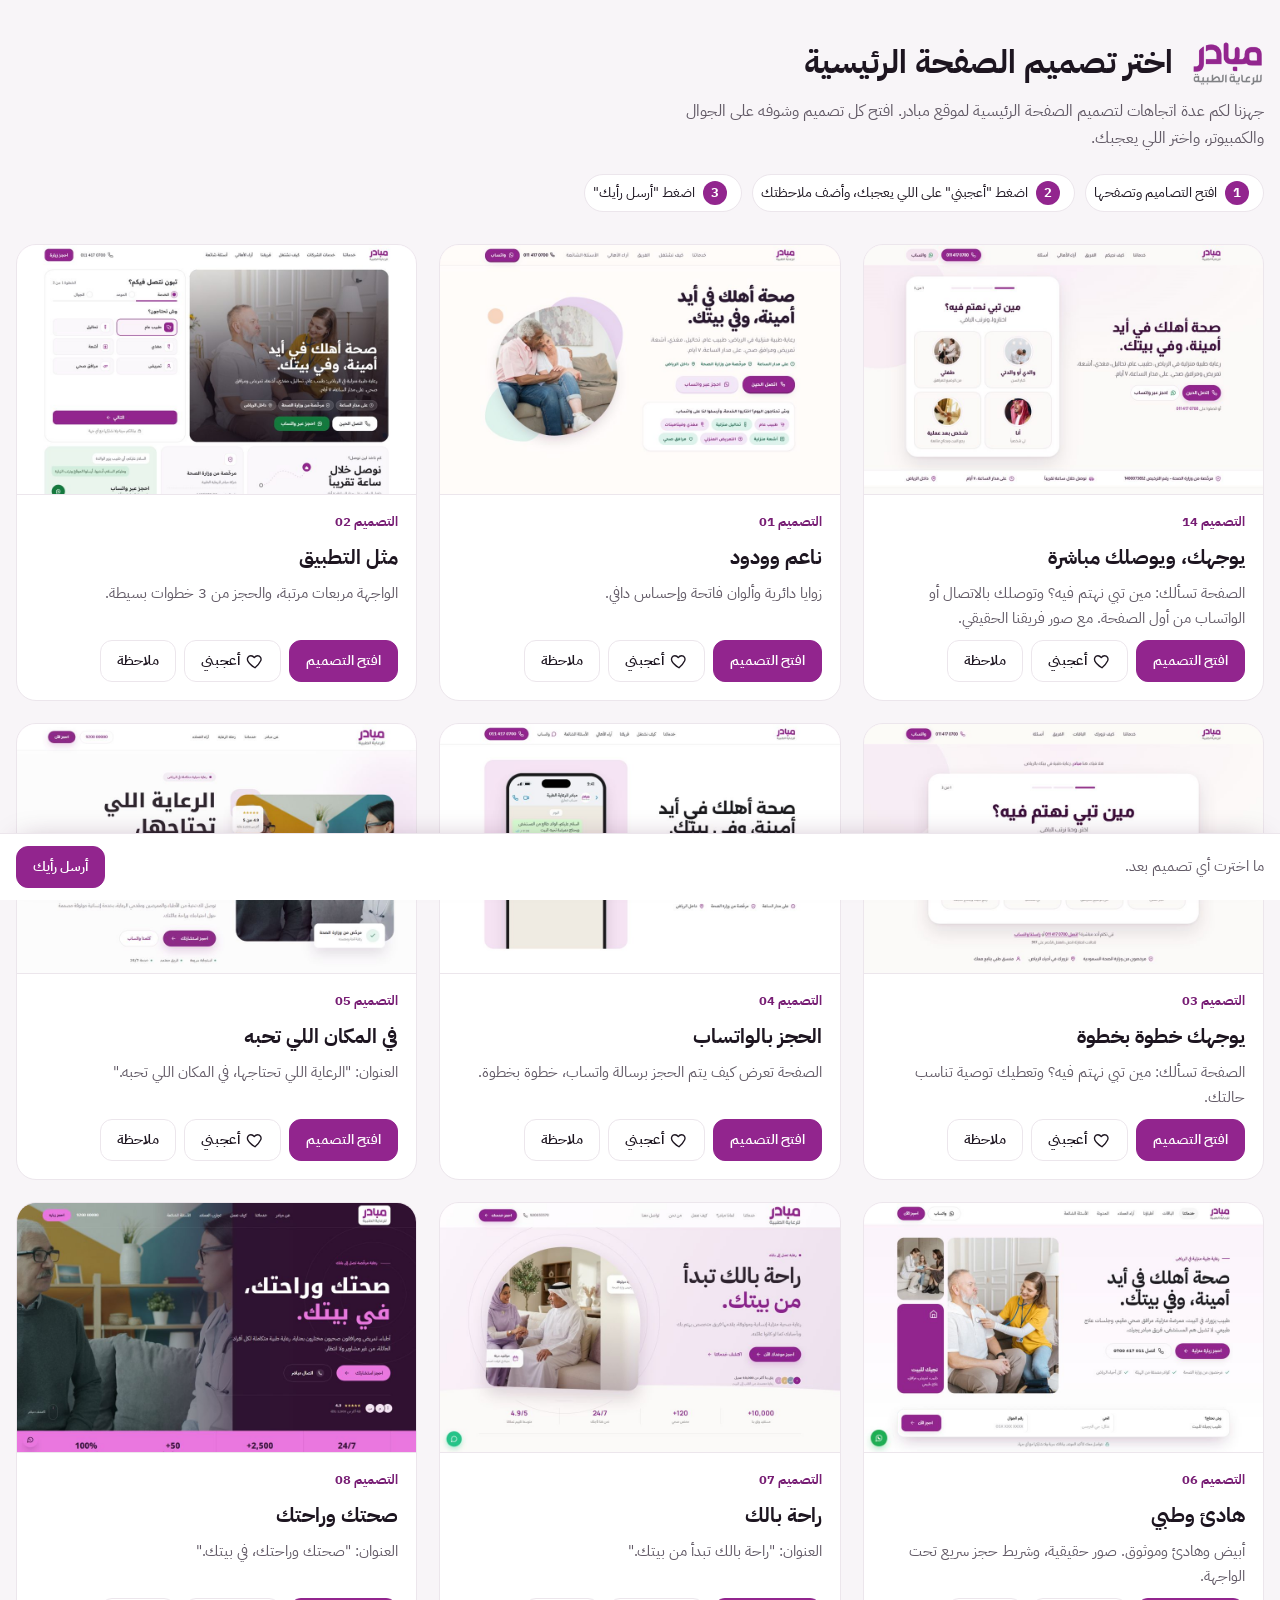
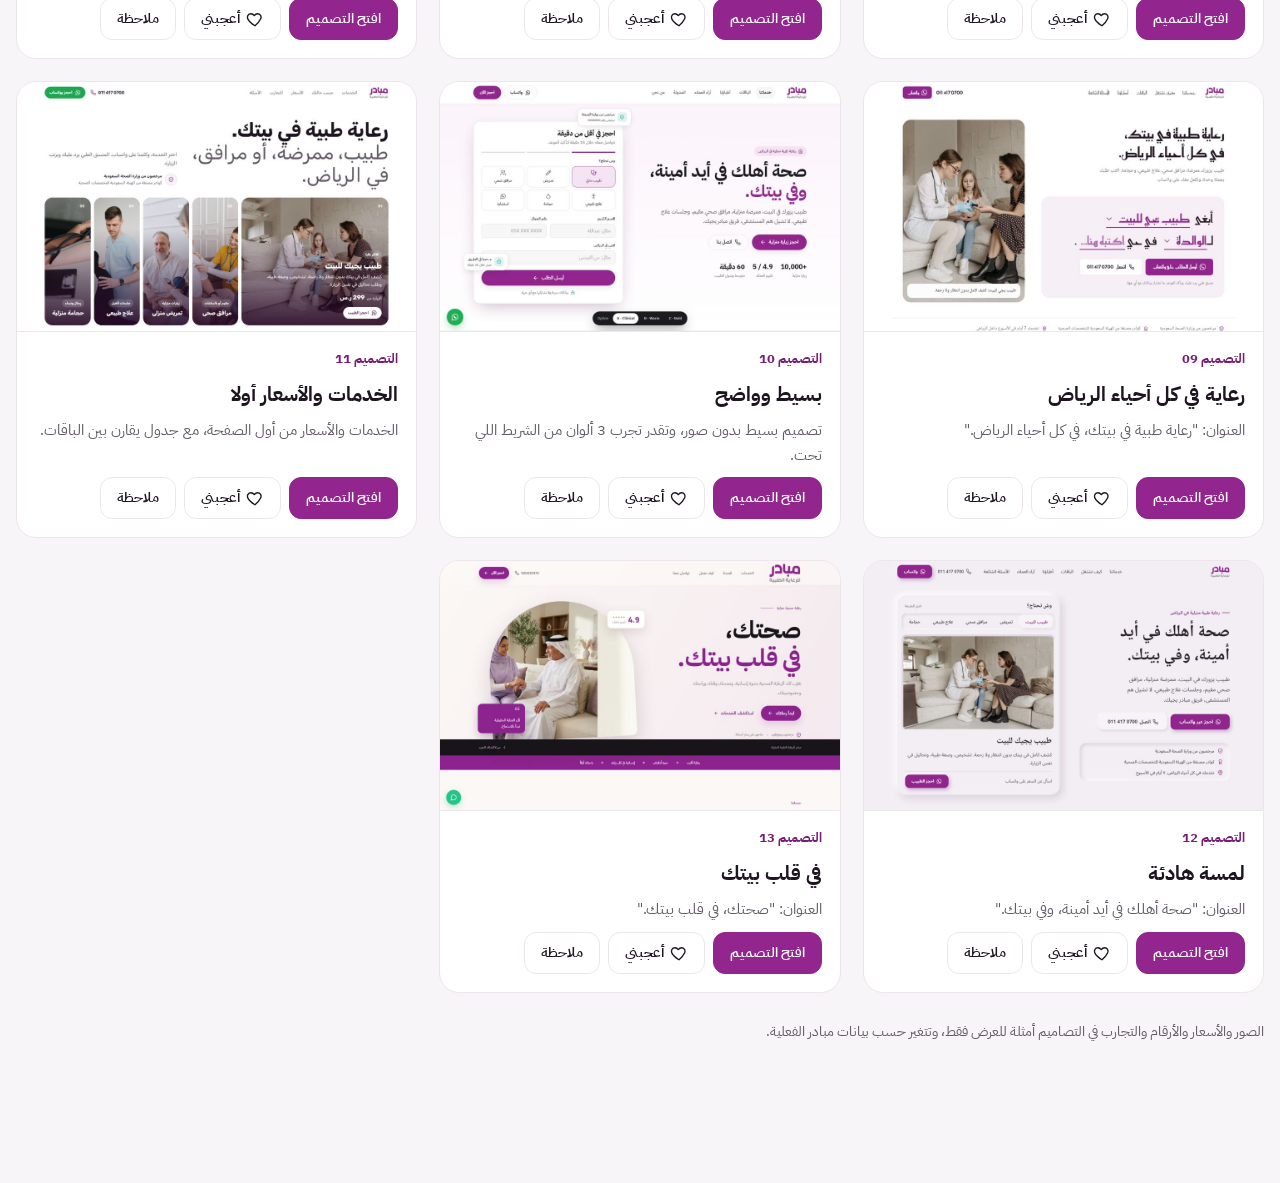
<file: index.html>
<!DOCTYPE html>
<html lang="ar" dir="rtl">
<head>
<meta charset="utf-8">
<meta name="viewport" content="width=device-width, initial-scale=1">
<title>مبادر | اختر تصميم الصفحة الرئيسية</title>
<meta name="robots" content="noindex">
<link rel="icon" href="assets/logo.png">
<link rel="preconnect" href="https://fonts.googleapis.com"><link rel="preconnect" href="https://fonts.gstatic.com" crossorigin>
<link href="https://fonts.googleapis.com/css2?family=IBM+Plex+Sans+Arabic:wght@400;500;600;700&display=swap" rel="stylesheet">
<style>
  :root{
    --plum:#92258E; --plum-ink:#771D74; --plum-soft:#F5E4F3; --bg:#F8F5F8; --card:#fff;
    --ink:#1D1520; --muted:#625A66; --line:#ECE6EC; --wa:#1DA851;
    --r-lg:20px; --r-md:12px; --shadow:0 18px 44px -24px rgb(69 18 63 / .35);
  }
  *{box-sizing:border-box}
  body{margin:0;font-family:"IBM Plex Sans Arabic",system-ui,sans-serif;background:var(--bg);color:var(--ink);line-height:1.7;letter-spacing:0}
  .wrap{width:min(100% - 32px,1280px);margin-inline:auto;padding:40px 0 140px}
  header{display:flex;align-items:center;gap:18px;margin-bottom:12px}
  header img{height:46px;width:auto}
  h1{font-size:clamp(24px,3.2vw,32px);margin:0;line-height:1.3}
  .lead{margin:0 0 22px;color:var(--muted);font-size:16px;max-width:60ch}
  .how{display:flex;flex-wrap:wrap;gap:10px;margin:0 0 32px;padding:0;list-style:none}
  .how li{display:flex;align-items:center;gap:8px;background:var(--card);border:1px solid var(--line);border-radius:99px;padding:6px 14px 6px 8px;font-size:14px}
  .how b{display:grid;place-items:center;width:24px;height:24px;border-radius:50%;background:var(--plum);color:#fff;font-size:13px}
  .grid{display:grid;grid-template-columns:repeat(auto-fill,minmax(min(100%,350px),1fr));gap:22px}
  .card{display:flex;flex-direction:column;background:var(--card);border:1px solid var(--line);border-radius:var(--r-lg);overflow:hidden;transition:box-shadow .2s,border-color .2s}
  .card:hover{box-shadow:var(--shadow)}
  .card.liked{border-color:var(--plum);box-shadow:0 0 0 2px var(--plum) inset}
  .shot{display:block;aspect-ratio:16/10;overflow:hidden;background:var(--plum-soft);border-bottom:1px solid var(--line)}
  .shot img{width:100%;height:100%;object-fit:cover;object-position:top;display:block;transition:transform .4s}
  .card:hover .shot img{transform:scale(1.02)}
  .body{padding:16px 18px 18px;display:flex;flex-direction:column;gap:10px;flex:1}
  .num{font-size:13px;font-weight:700;color:var(--plum-ink)}
  .body h2{margin:0;font-size:20px;line-height:1.4}
  .body p{margin:0;color:var(--muted);font-size:14.5px;flex:1}
  .actions{display:flex;gap:8px;flex-wrap:wrap}
  .btn{font:inherit;font-size:14px;font-weight:600;display:inline-flex;align-items:center;justify-content:center;gap:6px;min-height:42px;padding:0 16px;border-radius:var(--r-md);border:1px solid var(--line);background:#fff;color:var(--ink);text-decoration:none;cursor:pointer}
  .btn:hover{border-color:#d8cdd8}
  .btn:focus-visible,textarea:focus-visible,input:focus-visible{outline:3px solid var(--plum);outline-offset:2px}
  .btn-primary{background:var(--plum);border-color:var(--plum);color:#fff}
  .btn-primary:hover{background:var(--plum-ink);border-color:var(--plum-ink)}
  .like[aria-pressed=true]{background:var(--plum-soft);border-color:var(--plum);color:var(--plum-ink)}
  .like svg{width:18px;height:18px}
  .like[aria-pressed=true] svg path{fill:currentColor}
  .note{width:100%;font:inherit;font-size:14px;border:1px solid var(--line);border-radius:var(--r-md);padding:10px 12px;resize:vertical;min-height:70px;background:#fff;color:var(--ink)}
  .note[hidden]{display:none}
  .bar{position:fixed;inset-inline:0;bottom:0;z-index:5;background:#fff;border-top:1px solid var(--line);box-shadow:0 -10px 30px -20px rgb(69 18 63 / .4)}
  .bar .in{width:min(100% - 32px,1280px);margin-inline:auto;display:flex;align-items:center;gap:14px;padding:12px 0}
  .bar span{flex:1;font-size:15px;color:var(--muted)} .bar strong{color:var(--ink)}
  dialog{border:0;border-radius:var(--r-lg);padding:0;width:min(100% - 32px,560px);color:var(--ink);box-shadow:var(--shadow)}
  dialog::backdrop{background:rgb(29 21 32 / .45)}
  .dlg{padding:22px;display:flex;flex-direction:column;gap:12px}
  .dlg h3{margin:0;font-size:20px}
  .dlg label{font-size:14px;font-weight:600}
  .dlg input{font:inherit;font-size:15px;border:1px solid var(--line);border-radius:var(--r-md);padding:10px 12px;width:100%}
  .summary{margin:0;padding:12px 14px;background:var(--bg);border-radius:var(--r-md);font-size:14px;white-space:pre-wrap;max-height:200px;overflow:auto}
  .dlg .row{display:flex;gap:8px;flex-wrap:wrap}
  .btn-wa{background:var(--wa);border-color:var(--wa);color:#fff}
  .hint{font-size:13px;color:var(--muted);margin:0}
  footer{margin-top:28px;color:var(--muted);font-size:13.5px}
  @media (prefers-reduced-motion:reduce){*{transition:none!important}}
</style>
</head>
<body>
<div class="wrap">
  <header><img src="assets/logo.png" alt="مبادر" width="121" height="76"><h1>اختر تصميم الصفحة الرئيسية</h1></header>
  <p class="lead">جهزنا لكم عدة اتجاهات لتصميم الصفحة الرئيسية لموقع مبادر. افتح كل تصميم وشوفه على الجوال والكمبيوتر، واختر اللي يعجبك.</p>
  <ol class="how">
    <li><b>1</b> افتح التصاميم وتصفحها</li>
    <li><b>2</b> اضغط "أعجبني" على اللي يعجبك، وأضف ملاحظتك</li>
    <li><b>3</b> اضغط "أرسل رأيك"</li>
  </ol>
  <div class="grid" id="grid"></div>
  <footer>الصور والأسعار والأرقام والتجارب في التصاميم أمثلة للعرض فقط، وتتغير حسب بيانات مبادر الفعلية.</footer>
</div>

<div class="bar"><div class="in">
  <span id="count">ما اخترت أي تصميم بعد.</span>
  <button class="btn btn-primary" id="open" type="button">أرسل رأيك</button>
</div></div>

<dialog id="dlg" aria-labelledby="dlgTitle">
  <form class="dlg" method="dialog">
    <h3 id="dlgTitle">أرسل رأيك</h3>
    <label for="who">اسمك (اختياري)</label>
    <input id="who" autocomplete="name">
    <label for="general">ملاحظة عامة (اختياري)</label>
    <textarea id="general" class="note" placeholder="مثلا: يعجبني تصميم 3 بس بألوان تصميم 6"></textarea>
    <label>رسالتك:</label>
    <pre class="summary" id="summary"></pre>
    <div class="row">
      <a class="btn btn-wa" id="wa" target="_blank" rel="noopener">أرسل عبر واتساب</a>
      <button class="btn" id="copy" type="button">انسخ الرسالة</button>
      <button class="btn" value="close">رجوع</button>
    </div>
    <p class="hint" id="copied" role="status"></p>
  </form>
</dialog>

<script>
(() => {
  const WA_NUMBER = "201028524802"; // e.g. "9665XXXXXXXX" to send straight to one chat; empty = pick a chat in WhatsApp
  const KEY = "mobader-picks-v1";
  let state = {};
  try { state = JSON.parse(localStorage.getItem(KEY)) || {}; } catch (e) {}
  const save = () => { try { localStorage.setItem(KEY, JSON.stringify(state)); } catch (e) {} };
  const heart = '<svg viewBox="0 0 24 24" aria-hidden="true"><path d="M12 21s-7.5-4.6-9.6-9.2C1 8.6 3 5 6.6 5c2 0 3.4 1.1 4.4 2.5C12 6.1 13.4 5 15.4 5 19 5 21 8.6 19.6 11.8 17.5 16.4 12 21 12 21z" fill="none" stroke="currentColor" stroke-width="1.8" stroke-linejoin="round"/></svg>';
  const esc = s => String(s).replace(/[&<>"]/g, c => ({"&":"&amp;","<":"&lt;",">":"&gt;",'"':"&quot;"}[c]));
  const grid = document.getElementById("grid");

  fetch("options.json").then(r => r.json()).then(opts => {
    grid.innerHTML = opts.map(o => {
      const s = state[o.num] || {};
      return `<article class="card${s.like ? " liked" : ""}" data-num="${o.num}">
        <a class="shot" href="${o.num}/" target="_blank" rel="noopener" aria-label="افتح التصميم ${o.num}"><img src="thumbs/${o.num}.jpg" alt="" loading="lazy" width="1440" height="900"></a>
        <div class="body">
          <span class="num">التصميم ${o.num}</span>
          <h2>${esc(o.name)}</h2>
          <p>${esc(o.desc)}</p>
          <div class="actions">
            <a class="btn btn-primary" href="${o.num}/" target="_blank" rel="noopener">افتح التصميم</a>
            <button class="btn like" type="button" aria-pressed="${!!s.like}">${heart} أعجبني</button>
            <button class="btn addnote" type="button" aria-expanded="${!!s.note}">ملاحظة</button>
          </div>
          <textarea class="note" ${s.note ? "" : "hidden"} aria-label="ملاحظتك على التصميم ${o.num}" placeholder="وش عجبك أو وش تبي نغير؟">${esc(s.note || "")}</textarea>
        </div></article>`;
    }).join("");
    window.__opts = opts;
    update();
  });

  grid.addEventListener("click", e => {
    const card = e.target.closest(".card"); if (!card) return;
    const n = card.dataset.num; state[n] = state[n] || {};
    if (e.target.closest(".like")) {
      state[n].like = !state[n].like;
      e.target.closest(".like").setAttribute("aria-pressed", state[n].like);
      card.classList.toggle("liked", state[n].like); save(); update();
    } else if (e.target.closest(".addnote")) {
      const t = card.querySelector(".note"); t.hidden = !t.hidden;
      e.target.closest(".addnote").setAttribute("aria-expanded", !t.hidden); if (!t.hidden) t.focus();
    }
  });
  grid.addEventListener("input", e => {
    if (!e.target.matches(".note")) return;
    const n = e.target.closest(".card").dataset.num;
    state[n] = state[n] || {}; state[n].note = e.target.value; save(); update();
  });

  function liked() { return Object.keys(state).filter(k => state[k].like).sort(); }
  function update() {
    const l = liked();
    document.getElementById("count").innerHTML = l.length
      ? `اخترت <strong>${l.length}</strong> ${l.length === 1 ? "تصميم" : "تصاميم"}: ${l.join("، ")}`
      : "ما اخترت أي تصميم بعد.";
  }
  function message() {
    const opts = window.__opts || [];
    const name = n => (opts.find(o => o.num === n) || {}).name || "";
    const lines = ["رأيي في تصاميم الصفحة الرئيسية لمبادر:"];
    const who = document.getElementById("who").value.trim(); if (who) lines.push("الاسم: " + who);
    const l = liked();
    lines.push("", l.length ? "التصاميم اللي عجبتني:" : "ما اخترت تصميم محدد.");
    l.forEach(n => lines.push(`- التصميم ${n} (${name(n)})${state[n].note ? ": " + state[n].note.trim() : ""}`));
    const others = Object.keys(state).filter(k => !state[k].like && (state[k].note || "").trim()).sort();
    if (others.length) { lines.push("", "ملاحظات على تصاميم ثانية:"); others.forEach(n => lines.push(`- التصميم ${n}: ${state[n].note.trim()}`)); }
    const g = document.getElementById("general").value.trim(); if (g) lines.push("", "ملاحظة عامة: " + g);
    return lines.join("\n");
  }
  const dlg = document.getElementById("dlg");
  function refresh() {
    const m = message();
    document.getElementById("summary").textContent = m;
    document.getElementById("wa").href = `https://wa.me/${WA_NUMBER}?text=${encodeURIComponent(m)}`;
  }
  document.getElementById("open").addEventListener("click", () => { refresh(); document.getElementById("copied").textContent = ""; dlg.showModal(); });
  ["who", "general"].forEach(id => document.getElementById(id).addEventListener("input", refresh));
  document.getElementById("copy").addEventListener("click", async () => {
    const out = document.getElementById("copied");
    try { await navigator.clipboard.writeText(message()); out.textContent = "تم نسخ الرسالة."; }
    catch (e) { out.textContent = "ما قدرنا ننسخ تلقائيا. حدد النص وانسخه يدويا."; }
  });
})();
</script>
</body>
</html>
</file>
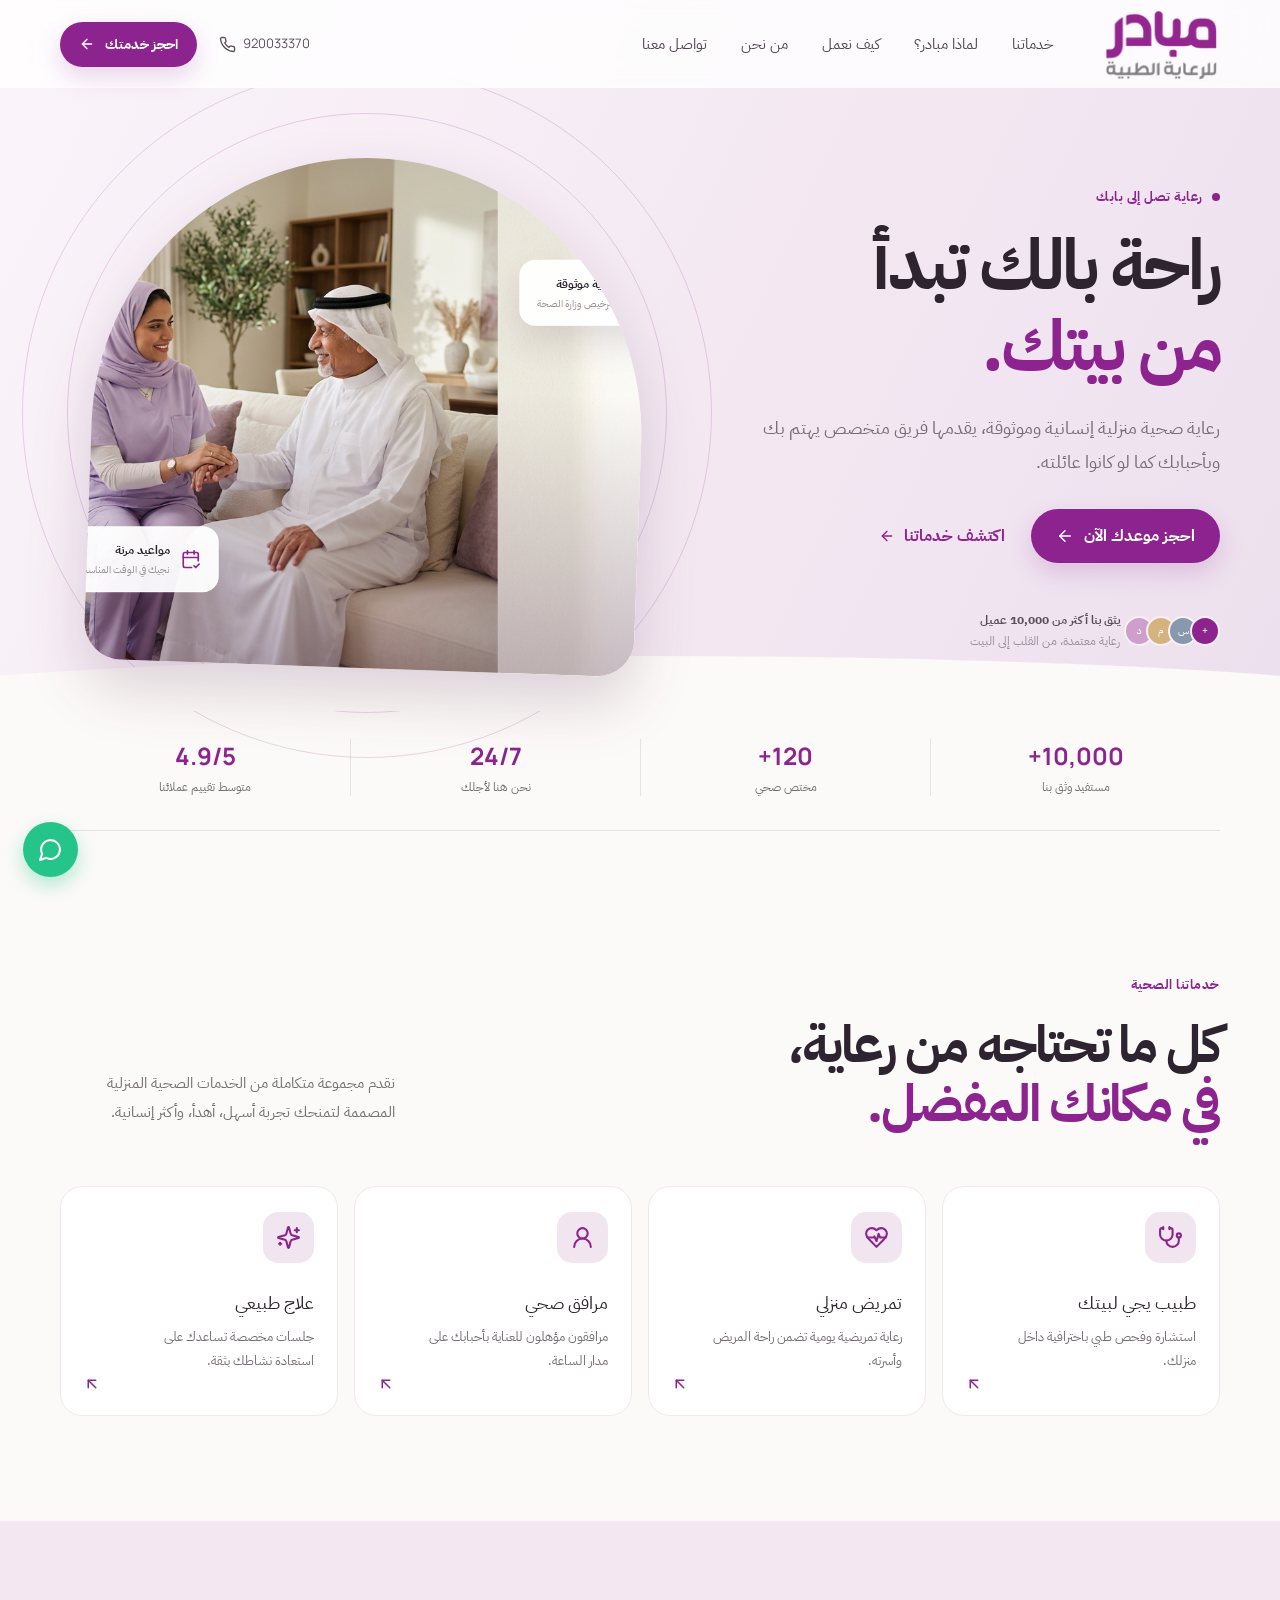
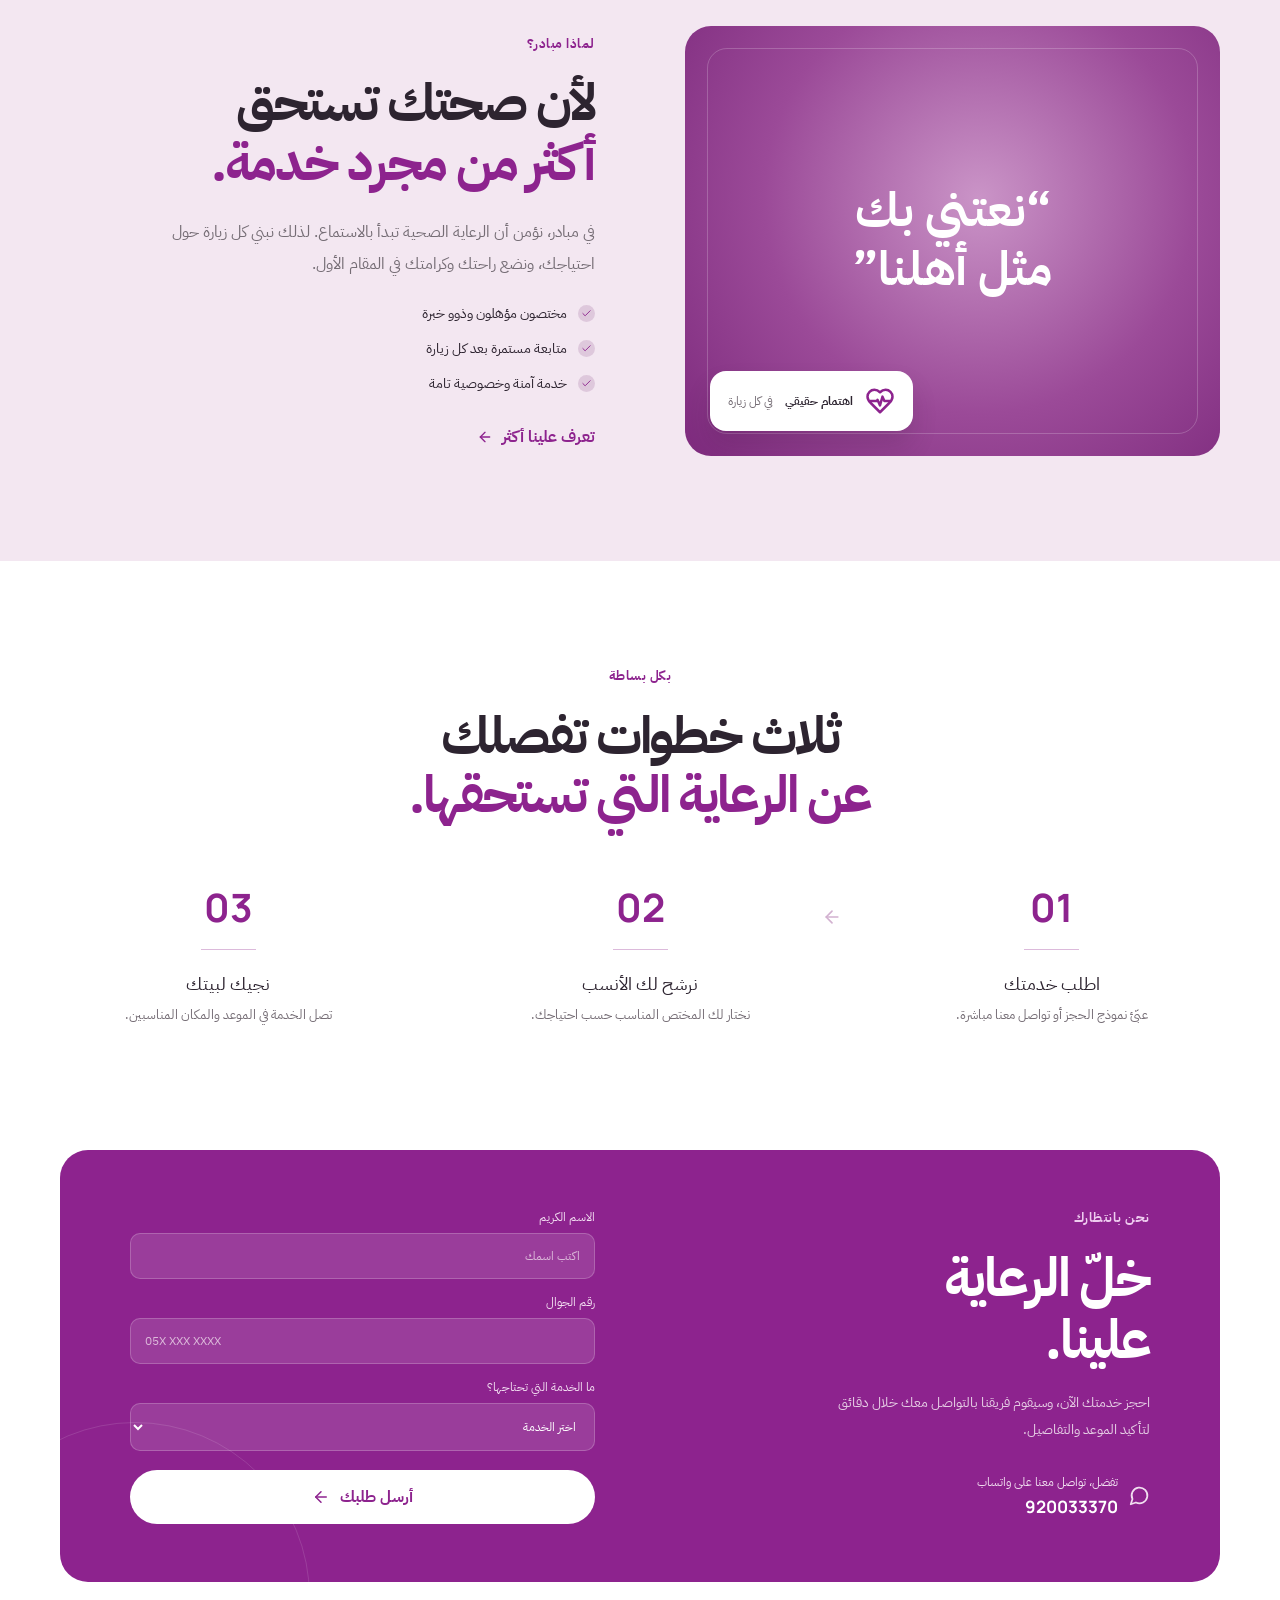
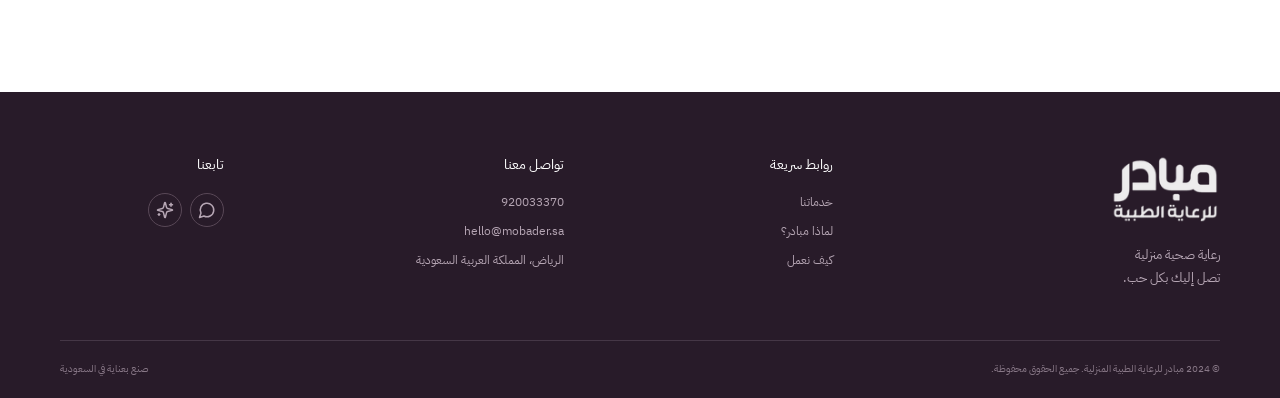
<file: 07/index.html>
<!doctype html>
<html lang="ar" dir="rtl">
<head>
  <meta charset="utf-8">
  <meta name="viewport" content="width=device-width, initial-scale=1">
  <title>مبادر | رعاية صحية منزلية تصل إلى بابك</title>
  <meta name="description" content="رعاية صحية منزلية إنسانية وموثوقة من أطباء وممرضين ومرافقين صحيين مؤهلين في الرياض.">
  <meta name="theme-color" content="#8d238e">
  <meta name="color-scheme" content="light">
  <link rel="icon" href="logo.png">
  <link rel="apple-touch-icon" href="logo.png">
  <link rel="preconnect" href="https://fonts.googleapis.com">
  <link rel="preconnect" href="https://fonts.gstatic.com" crossorigin>
  <link rel="stylesheet" href="https://fonts.googleapis.com/css2?family=IBM+Plex+Sans+Arabic:wght@400;500;600;700&family=Manrope:wght@500;600;700;800&display=swap">
  <link rel="stylesheet" href="style.css">
</head>
<body>
<main dir="rtl" class="site-shell">

  <!-- Pattern: mobader/header -->
  <header class="site-header">
    <div class="container nav-wrap">
      <a href="#top" class="brand" aria-label="مبادر للرعاية الطبية المنزلية">
        <img src="logo.png" alt="مبادر للرعاية الطبية المنزلية">
      </a>
      <nav class="main-nav" id="main-nav" aria-label="التنقل الرئيسي">
        <a href="#services">خدماتنا</a>
        <a href="#why-us">لماذا مبادر؟</a>
        <a href="#how-it-works">كيف نعمل</a>
        <a href="#about">من نحن</a>
        <a href="#contact">تواصل معنا</a>
      </nav>
      <div class="nav-actions">
        <a class="phone-link" href="tel:920033370"><svg class="icon icon-phone" xmlns="http://www.w3.org/2000/svg" width="17" height="17" viewBox="0 0 24 24" fill="none" stroke="currentColor" stroke-width="2" stroke-linecap="round" stroke-linejoin="round" aria-hidden="true"><path d="M22 16.92v3a2 2 0 0 1-2.18 2 19.79 19.79 0 0 1-8.63-3.07 19.5 19.5 0 0 1-6-6 19.79 19.79 0 0 1-3.07-8.67A2 2 0 0 1 4.11 2h3a2 2 0 0 1 2 1.72 12.84 12.84 0 0 0 .7 2.81 2 2 0 0 1-.45 2.11L8.09 9.91a16 16 0 0 0 6 6l1.27-1.27a2 2 0 0 1 2.11-.45 12.84 12.84 0 0 0 2.81.7A2 2 0 0 1 22 16.92z"/></svg> 920033370</a>
        <a class="button button-primary button-small" href="#booking">احجز خدمتك <svg class="icon icon-arrow-left" xmlns="http://www.w3.org/2000/svg" width="16" height="16" viewBox="0 0 24 24" fill="none" stroke="currentColor" stroke-width="2" stroke-linecap="round" stroke-linejoin="round" aria-hidden="true"><path d="m12 19-7-7 7-7"/><path d="M19 12H5"/></svg></a>
        <button class="menu-toggle" type="button" aria-controls="main-nav" aria-label="فتح القائمة" aria-expanded="false">
          <svg class="icon icon-menu" xmlns="http://www.w3.org/2000/svg" width="24" height="24" viewBox="0 0 24 24" fill="none" stroke="currentColor" stroke-width="2" stroke-linecap="round" stroke-linejoin="round" aria-hidden="true"><line x1="4" x2="20" y1="12" y2="12"/><line x1="4" x2="20" y1="6" y2="6"/><line x1="4" x2="20" y1="18" y2="18"/></svg>
          <svg class="icon icon-x" hidden xmlns="http://www.w3.org/2000/svg" width="24" height="24" viewBox="0 0 24 24" fill="none" stroke="currentColor" stroke-width="2" stroke-linecap="round" stroke-linejoin="round" aria-hidden="true"><path d="M18 6 6 18"/><path d="m6 6 12 12"/></svg>
        </button>
      </div>
    </div>
  </header>

  <!-- Pattern: mobader/hero -->
  <section id="top" class="hero-section">
    <div class="container hero-grid">
      <div class="hero-copy">
        <div class="eyebrow"><span class="eyebrow-dot"></span> رعاية تصل إلى بابك</div>
        <h1>راحة بالك تبدأ<br><span>من بيتك.</span></h1>
        <p class="hero-lead">رعاية صحية منزلية إنسانية وموثوقة، يقدمها فريق متخصص يهتم بك وبأحبابك كما لو كانوا عائلته.</p>
        <div class="hero-actions">
          <a class="button button-primary" href="#booking">احجز موعدك الآن <svg class="icon icon-arrow-left" xmlns="http://www.w3.org/2000/svg" width="18" height="18" viewBox="0 0 24 24" fill="none" stroke="currentColor" stroke-width="2" stroke-linecap="round" stroke-linejoin="round" aria-hidden="true"><path d="m12 19-7-7 7-7"/><path d="M19 12H5"/></svg></a>
          <a class="text-link" href="#services">اكتشف خدماتنا <svg class="icon icon-arrow-left" xmlns="http://www.w3.org/2000/svg" width="16" height="16" viewBox="0 0 24 24" fill="none" stroke="currentColor" stroke-width="2" stroke-linecap="round" stroke-linejoin="round" aria-hidden="true"><path d="m12 19-7-7 7-7"/><path d="M19 12H5"/></svg></a>
        </div>
        <div class="trust-row">
          <div class="avatar-stack"><span>د</span><span>م</span><span>س</span><span class="avatar-more">+</span></div>
          <div><strong>يثق بنا أكثر من 10,000 عميل</strong><small>رعاية معتمدة، من القلب إلى البيت</small></div>
        </div>
      </div>
      <div class="hero-visual">
        <div class="hero-image-wrap">
          <img src="hero-home-care.png" alt="ممرضة تقدم الرعاية لمريض في المنزل">
          <div class="hero-note note-top"><svg class="icon icon-shield-check" xmlns="http://www.w3.org/2000/svg" width="20" height="20" viewBox="0 0 24 24" fill="none" stroke="currentColor" stroke-width="2" stroke-linecap="round" stroke-linejoin="round" aria-hidden="true"><path d="M20 13c0 5-3.5 7.5-7.66 8.95a1 1 0 0 1-.67-.01C7.5 20.5 4 18 4 13V6a1 1 0 0 1 1-1c2 0 4.5-1.2 6.24-2.72a1.17 1.17 0 0 1 1.52 0C14.51 3.81 17 5 19 5a1 1 0 0 1 1 1z"/><path d="m9 12 2 2 4-4"/></svg><div><b>رعاية موثوقة</b><span>بترخيص وزارة الصحة</span></div></div>
          <div class="hero-note note-bottom"><svg class="icon icon-calendar-check-2" xmlns="http://www.w3.org/2000/svg" width="20" height="20" viewBox="0 0 24 24" fill="none" stroke="currentColor" stroke-width="2" stroke-linecap="round" stroke-linejoin="round" aria-hidden="true"><path d="M8 2v4"/><path d="M16 2v4"/><path d="M21 14V6a2 2 0 0 0-2-2H5a2 2 0 0 0-2 2v14a2 2 0 0 0 2 2h8"/><path d="M3 10h18"/><path d="m16 20 2 2 4-4"/></svg><div><b>مواعيد مرنة</b><span>نجيك في الوقت المناسب</span></div></div>
        </div>
        <div class="hero-orbit orbit-one"></div><div class="hero-orbit orbit-two"></div>
      </div>
    </div>
    <div class="hero-wave"></div>
  </section>

  <!-- Pattern: mobader/stats -->
  <section class="stats-strip">
    <div class="container stats-grid">
      <div><strong>+10,000</strong><span>مستفيد وثق بنا</span></div>
      <div><strong>+120</strong><span>مختص صحي</span></div>
      <div><strong>24/7</strong><span>نحن هنا لأجلك</span></div>
      <div><strong>4.9/5</strong><span>متوسط تقييم عملائنا</span></div>
    </div>
  </section>

  <!-- Pattern: mobader/services -->
  <section id="services" class="section services-section">
    <div class="container">
      <div class="section-heading">
        <div><div class="eyebrow">خدماتنا الصحية</div><h2>كل ما تحتاجه من رعاية،<br><span>في مكانك المفضل.</span></h2></div>
        <p>نقدم مجموعة متكاملة من الخدمات الصحية المنزلية المصممة لتمنحك تجربة أسهل، أهدأ، وأكثر إنسانية.</p>
      </div>
      <div class="services-grid">
        <a href="#booking" class="service-card">
          <div class="service-icon"><svg class="icon icon-stethoscope" xmlns="http://www.w3.org/2000/svg" width="25" height="25" viewBox="0 0 24 24" fill="none" stroke="currentColor" stroke-width="2" stroke-linecap="round" stroke-linejoin="round" aria-hidden="true"><path d="M11 2v2"/><path d="M5 2v2"/><path d="M5 3H4a2 2 0 0 0-2 2v4a6 6 0 0 0 12 0V5a2 2 0 0 0-2-2h-1"/><path d="M8 15a6 6 0 0 0 12 0v-3"/><circle cx="20" cy="10" r="2"/></svg></div>
          <h3>طبيب يجي لبيتك</h3>
          <p>استشارة وفحص طبي باحترافية داخل منزلك.</p>
          <span class="card-arrow"><svg class="icon icon-arrow-up-left" xmlns="http://www.w3.org/2000/svg" width="18" height="18" viewBox="0 0 24 24" fill="none" stroke="currentColor" stroke-width="2" stroke-linecap="round" stroke-linejoin="round" aria-hidden="true"><path d="M7 17V7h10"/><path d="M17 17 7 7"/></svg></span>
        </a>
        <a href="#booking" class="service-card">
          <div class="service-icon"><svg class="icon icon-heart-pulse" xmlns="http://www.w3.org/2000/svg" width="25" height="25" viewBox="0 0 24 24" fill="none" stroke="currentColor" stroke-width="2" stroke-linecap="round" stroke-linejoin="round" aria-hidden="true"><path d="M19 14c1.49-1.46 3-3.21 3-5.5A5.5 5.5 0 0 0 16.5 3c-1.76 0-3 .5-4.5 2-1.5-1.5-2.74-2-4.5-2A5.5 5.5 0 0 0 2 8.5c0 2.3 1.5 4.05 3 5.5l7 7Z"/><path d="M3.22 12H9.5l.5-1 2 4.5 2-7 1.5 3.5h5.27"/></svg></div>
          <h3>تمريض منزلي</h3>
          <p>رعاية تمريضية يومية تضمن راحة المريض وأسرته.</p>
          <span class="card-arrow"><svg class="icon icon-arrow-up-left" xmlns="http://www.w3.org/2000/svg" width="18" height="18" viewBox="0 0 24 24" fill="none" stroke="currentColor" stroke-width="2" stroke-linecap="round" stroke-linejoin="round" aria-hidden="true"><path d="M7 17V7h10"/><path d="M17 17 7 7"/></svg></span>
        </a>
        <a href="#booking" class="service-card">
          <div class="service-icon"><svg class="icon icon-user-round" xmlns="http://www.w3.org/2000/svg" width="25" height="25" viewBox="0 0 24 24" fill="none" stroke="currentColor" stroke-width="2" stroke-linecap="round" stroke-linejoin="round" aria-hidden="true"><circle cx="12" cy="8" r="5"/><path d="M20 21a8 8 0 0 0-16 0"/></svg></div>
          <h3>مرافق صحي</h3>
          <p>مرافقون مؤهلون للعناية بأحبابك على مدار الساعة.</p>
          <span class="card-arrow"><svg class="icon icon-arrow-up-left" xmlns="http://www.w3.org/2000/svg" width="18" height="18" viewBox="0 0 24 24" fill="none" stroke="currentColor" stroke-width="2" stroke-linecap="round" stroke-linejoin="round" aria-hidden="true"><path d="M7 17V7h10"/><path d="M17 17 7 7"/></svg></span>
        </a>
        <a href="#booking" class="service-card">
          <div class="service-icon"><svg class="icon icon-sparkles" xmlns="http://www.w3.org/2000/svg" width="25" height="25" viewBox="0 0 24 24" fill="none" stroke="currentColor" stroke-width="2" stroke-linecap="round" stroke-linejoin="round" aria-hidden="true"><path d="M9.937 15.5A2 2 0 0 0 8.5 14.063l-6.135-1.582a.5.5 0 0 1 0-.962L8.5 9.936A2 2 0 0 0 9.937 8.5l1.582-6.135a.5.5 0 0 1 .963 0L14.063 8.5A2 2 0 0 0 15.5 9.937l6.135 1.581a.5.5 0 0 1 0 .964L15.5 14.063a2 2 0 0 0-1.437 1.437l-1.582 6.135a.5.5 0 0 1-.963 0z"/><path d="M20 3v4"/><path d="M22 5h-4"/><path d="M4 17v2"/><path d="M5 18H3"/></svg></div>
          <h3>علاج طبيعي</h3>
          <p>جلسات مخصصة تساعدك على استعادة نشاطك بثقة.</p>
          <span class="card-arrow"><svg class="icon icon-arrow-up-left" xmlns="http://www.w3.org/2000/svg" width="18" height="18" viewBox="0 0 24 24" fill="none" stroke="currentColor" stroke-width="2" stroke-linecap="round" stroke-linejoin="round" aria-hidden="true"><path d="M7 17V7h10"/><path d="M17 17 7 7"/></svg></span>
        </a>
      </div>
    </div>
  </section>

  <!-- Pattern: mobader/why-us -->
  <section id="why-us" class="section why-section">
    <div class="container why-grid">
      <div class="why-art">
        <div class="art-card"><div class="art-icon"><svg class="icon icon-heart-pulse" xmlns="http://www.w3.org/2000/svg" width="30" height="30" viewBox="0 0 24 24" fill="none" stroke="currentColor" stroke-width="2" stroke-linecap="round" stroke-linejoin="round" aria-hidden="true"><path d="M19 14c1.49-1.46 3-3.21 3-5.5A5.5 5.5 0 0 0 16.5 3c-1.76 0-3 .5-4.5 2-1.5-1.5-2.74-2-4.5-2A5.5 5.5 0 0 0 2 8.5c0 2.3 1.5 4.05 3 5.5l7 7Z"/><path d="M3.22 12H9.5l.5-1 2 4.5 2-7 1.5 3.5h5.27"/></svg></div><strong>اهتمام حقيقي</strong><span>في كل زيارة</span></div>
        <div class="art-quote">“نعتني بك<br>مثل أهلنا”</div>
      </div>
      <div class="why-copy">
        <div class="eyebrow">لماذا مبادر؟</div>
        <h2>لأن صحتك تستحق<br><span>أكثر من مجرد خدمة.</span></h2>
        <p>في مبادر، نؤمن أن الرعاية الصحية تبدأ بالاستماع. لذلك نبني كل زيارة حول احتياجك، ونضع راحتك وكرامتك في المقام الأول.</p>
        <ul>
          <li><svg class="icon icon-check" xmlns="http://www.w3.org/2000/svg" width="17" height="17" viewBox="0 0 24 24" fill="none" stroke="currentColor" stroke-width="2" stroke-linecap="round" stroke-linejoin="round" aria-hidden="true"><path d="M20 6 9 17l-5-5"/></svg> مختصون مؤهلون وذوو خبرة</li>
          <li><svg class="icon icon-check" xmlns="http://www.w3.org/2000/svg" width="17" height="17" viewBox="0 0 24 24" fill="none" stroke="currentColor" stroke-width="2" stroke-linecap="round" stroke-linejoin="round" aria-hidden="true"><path d="M20 6 9 17l-5-5"/></svg> متابعة مستمرة بعد كل زيارة</li>
          <li><svg class="icon icon-check" xmlns="http://www.w3.org/2000/svg" width="17" height="17" viewBox="0 0 24 24" fill="none" stroke="currentColor" stroke-width="2" stroke-linecap="round" stroke-linejoin="round" aria-hidden="true"><path d="M20 6 9 17l-5-5"/></svg> خدمة آمنة وخصوصية تامة</li>
        </ul>
        <a class="text-link" href="#about">تعرف علينا أكثر <svg class="icon icon-arrow-left" xmlns="http://www.w3.org/2000/svg" width="16" height="16" viewBox="0 0 24 24" fill="none" stroke="currentColor" stroke-width="2" stroke-linecap="round" stroke-linejoin="round" aria-hidden="true"><path d="m12 19-7-7 7-7"/><path d="M19 12H5"/></svg></a>
      </div>
    </div>
  </section>

  <!-- Pattern: mobader/process -->
  <section id="how-it-works" class="section process-section">
    <div class="container">
      <div class="center-heading">
        <div class="eyebrow">بكل بساطة</div>
        <h2>ثلاث خطوات تفصلك<br><span>عن الرعاية التي تستحقها.</span></h2>
      </div>
      <div class="steps-grid">
        <div class="step"><div class="step-number">01</div><div class="step-line"></div><h3>اطلب خدمتك</h3><p>عبّئ نموذج الحجز أو تواصل معنا مباشرة.</p><svg class="step-arrow" xmlns="http://www.w3.org/2000/svg" width="20" height="20" viewBox="0 0 24 24" fill="none" stroke="currentColor" stroke-width="2" stroke-linecap="round" stroke-linejoin="round" aria-hidden="true"><path d="m12 19-7-7 7-7"/><path d="M19 12H5"/></svg></div>
        <div class="step"><div class="step-number">02</div><div class="step-line"></div><h3>نرشح لك الأنسب</h3><p>نختار لك المختص المناسب حسب احتياجك.</p></div>
        <div class="step"><div class="step-number">03</div><div class="step-line"></div><h3>نجيك لبيتك</h3><p>تصل الخدمة في الموعد والمكان المناسبين.</p></div>
      </div>
    </div>
  </section>

  <!-- Pattern: mobader/booking -->
  <section id="booking" class="booking-section">
    <div class="container booking-card">
      <div class="booking-copy">
        <div class="eyebrow light">نحن بانتظارك</div>
        <h2>خلّ الرعاية<br>علينا.</h2>
        <p>احجز خدمتك الآن، وسيقوم فريقنا بالتواصل معك خلال دقائق لتأكيد الموعد والتفاصيل.</p>
        <div class="booking-contact"><svg class="icon icon-message-circle" xmlns="http://www.w3.org/2000/svg" width="21" height="21" viewBox="0 0 24 24" fill="none" stroke="currentColor" stroke-width="2" stroke-linecap="round" stroke-linejoin="round" aria-hidden="true"><path d="M7.9 20A9 9 0 1 0 4 16.1L2 22Z"/></svg><span>تفضل، تواصل معنا على واتساب<br><b>920033370</b></span></div>
      </div>
      <form class="booking-form" action="#" novalidate>
        <label>الاسم الكريم<input type="text" placeholder="اكتب اسمك"></label>
        <label>رقم الجوال<input type="tel" placeholder="05X XXX XXXX"></label>
        <label>ما الخدمة التي تحتاجها؟<select><option value="" disabled selected>اختر الخدمة</option><option>طبيب يجي لبيتك</option><option>تمريض منزلي</option><option>مرافق صحي</option><option>علاج طبيعي</option></select></label>
        <button class="button button-light" type="submit">أرسل طلبك <svg class="icon icon-arrow-left" xmlns="http://www.w3.org/2000/svg" width="18" height="18" viewBox="0 0 24 24" fill="none" stroke="currentColor" stroke-width="2" stroke-linecap="round" stroke-linejoin="round" aria-hidden="true"><path d="m12 19-7-7 7-7"/><path d="M19 12H5"/></svg></button>
      </form>
    </div>
  </section>

  <!-- Pattern: mobader/footer -->
  <footer id="contact" class="site-footer">
    <div class="container footer-grid">
      <div><img class="footer-logo" src="logo.png" alt="مبادر"><p>رعاية صحية منزلية<br>تصل إليك بكل حب.</p></div>
      <div><h3>روابط سريعة</h3><a href="#services">خدماتنا</a><a href="#why-us">لماذا مبادر؟</a><a href="#how-it-works">كيف نعمل</a></div>
      <div><h3>تواصل معنا</h3><a href="tel:920033370">920033370</a><a href="mailto:hello@mobader.sa">hello@mobader.sa</a><span>الرياض، المملكة العربية السعودية</span></div>
      <div><h3>تابعنا</h3><div class="social-row">
        <a href="#contact" aria-label="واتساب"><svg class="icon icon-message-circle" xmlns="http://www.w3.org/2000/svg" width="18" height="18" viewBox="0 0 24 24" fill="none" stroke="currentColor" stroke-width="2" stroke-linecap="round" stroke-linejoin="round" aria-hidden="true"><path d="M7.9 20A9 9 0 1 0 4 16.1L2 22Z"/></svg></a>
        <a href="#contact" aria-label="انستغرام"><svg class="icon icon-sparkles" xmlns="http://www.w3.org/2000/svg" width="18" height="18" viewBox="0 0 24 24" fill="none" stroke="currentColor" stroke-width="2" stroke-linecap="round" stroke-linejoin="round" aria-hidden="true"><path d="M9.937 15.5A2 2 0 0 0 8.5 14.063l-6.135-1.582a.5.5 0 0 1 0-.962L8.5 9.936A2 2 0 0 0 9.937 8.5l1.582-6.135a.5.5 0 0 1 .963 0L14.063 8.5A2 2 0 0 0 15.5 9.937l6.135 1.581a.5.5 0 0 1 0 .964L15.5 14.063a2 2 0 0 0-1.437 1.437l-1.582 6.135a.5.5 0 0 1-.963 0z"/><path d="M20 3v4"/><path d="M22 5h-4"/><path d="M4 17v2"/><path d="M5 18H3"/></svg></a>
      </div></div>
    </div>
    <div class="container footer-bottom"><span>© 2024 مبادر للرعاية الطبية المنزلية. جميع الحقوق محفوظة.</span><span>صنع بعناية في السعودية</span></div>
  </footer>

  <!-- Pattern: mobader/floating-whatsapp -->
  <a class="floating-whatsapp" href="https://wa.me/966920033370" aria-label="تواصل عبر واتساب"><svg class="icon icon-message-circle" xmlns="http://www.w3.org/2000/svg" width="25" height="25" viewBox="0 0 24 24" fill="none" stroke="currentColor" stroke-width="2" stroke-linecap="round" stroke-linejoin="round" aria-hidden="true"><path d="M7.9 20A9 9 0 1 0 4 16.1L2 22Z"/></svg></a>
</main>
<script src="app.js" defer></script>
</body>
</html>
</file>
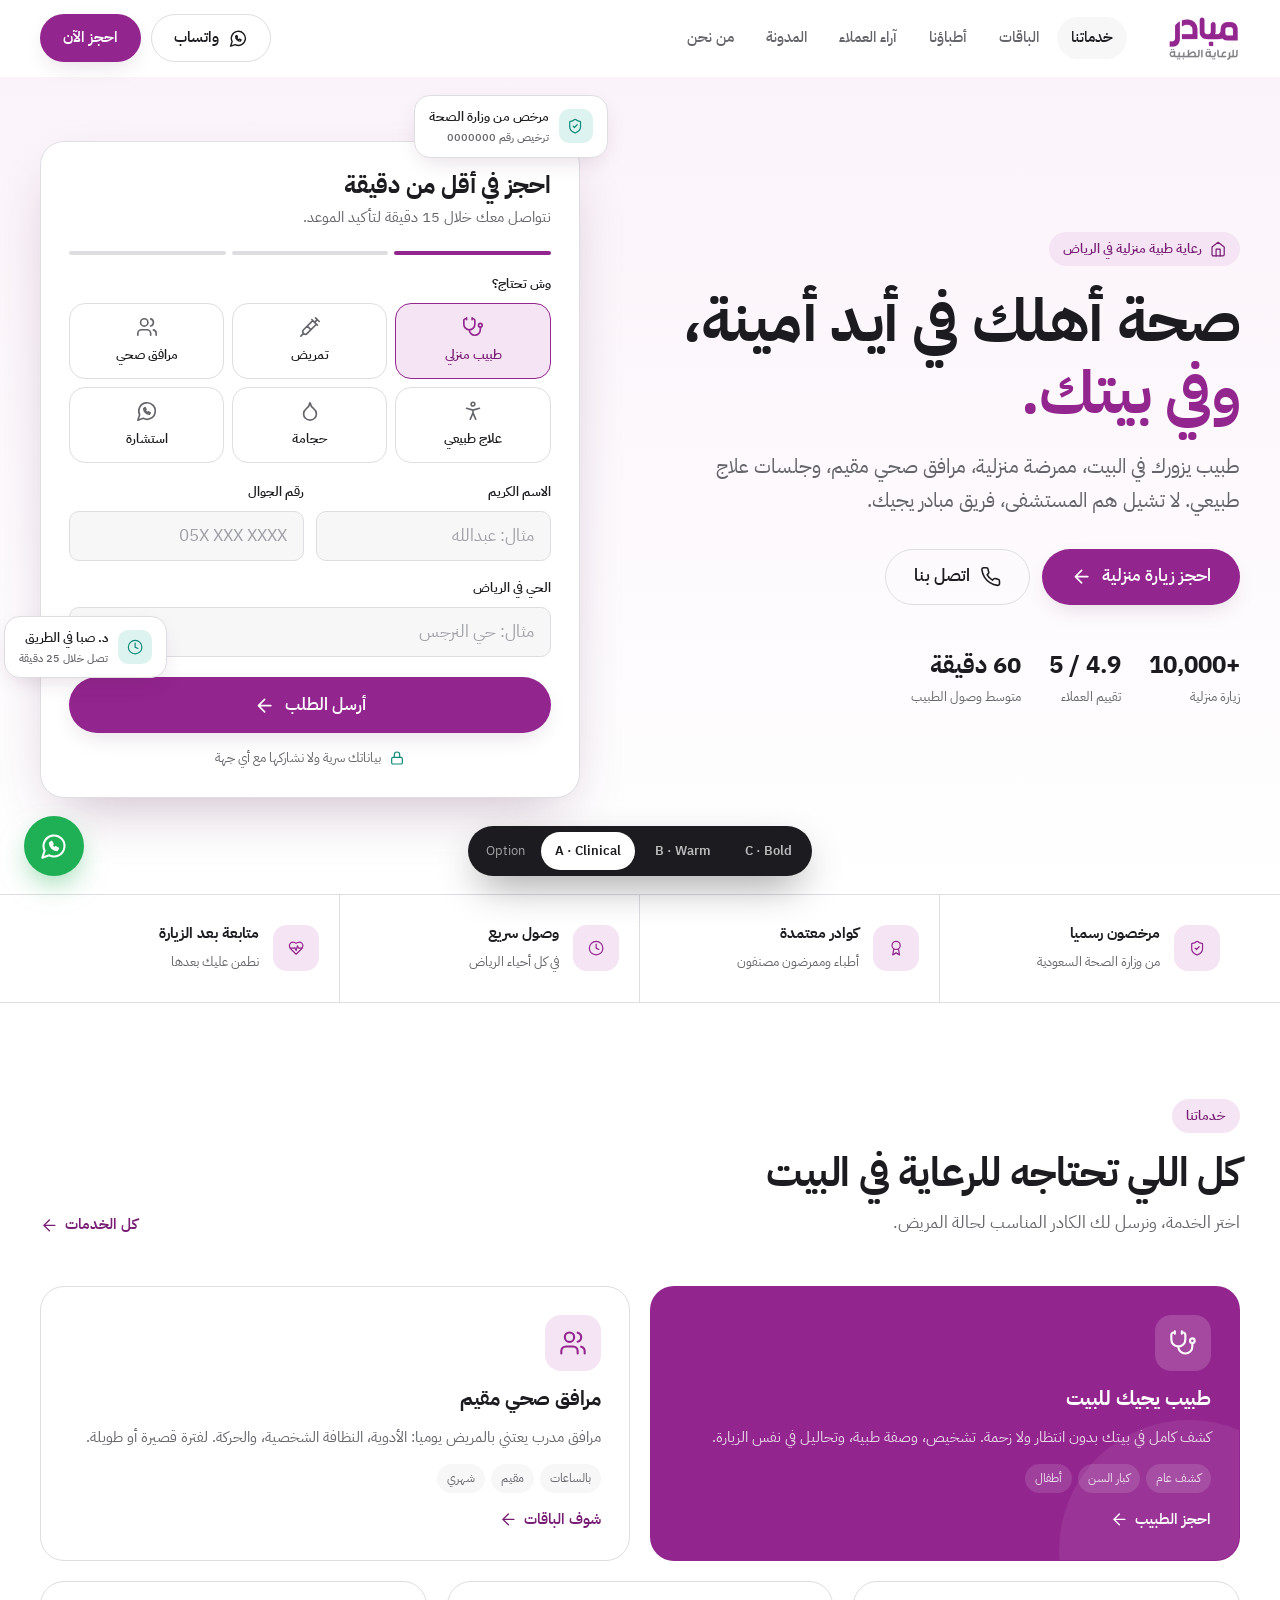
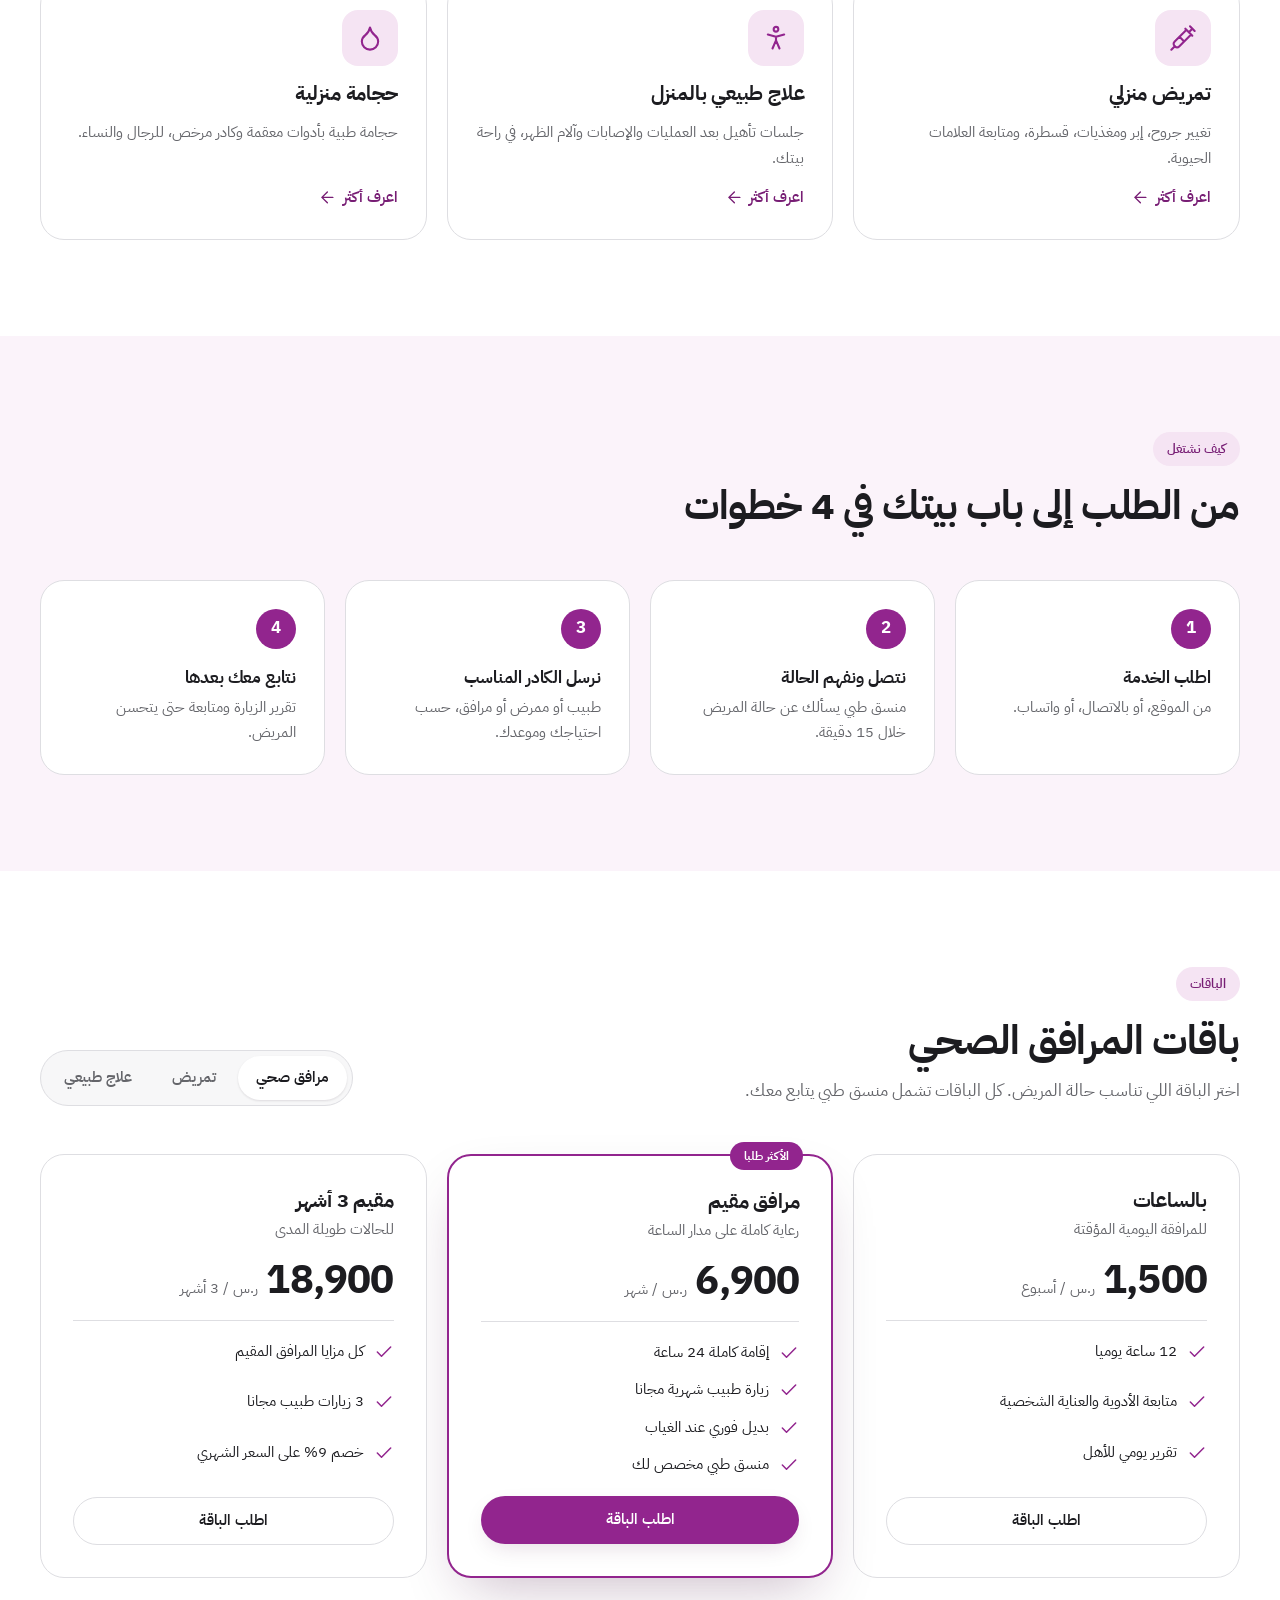
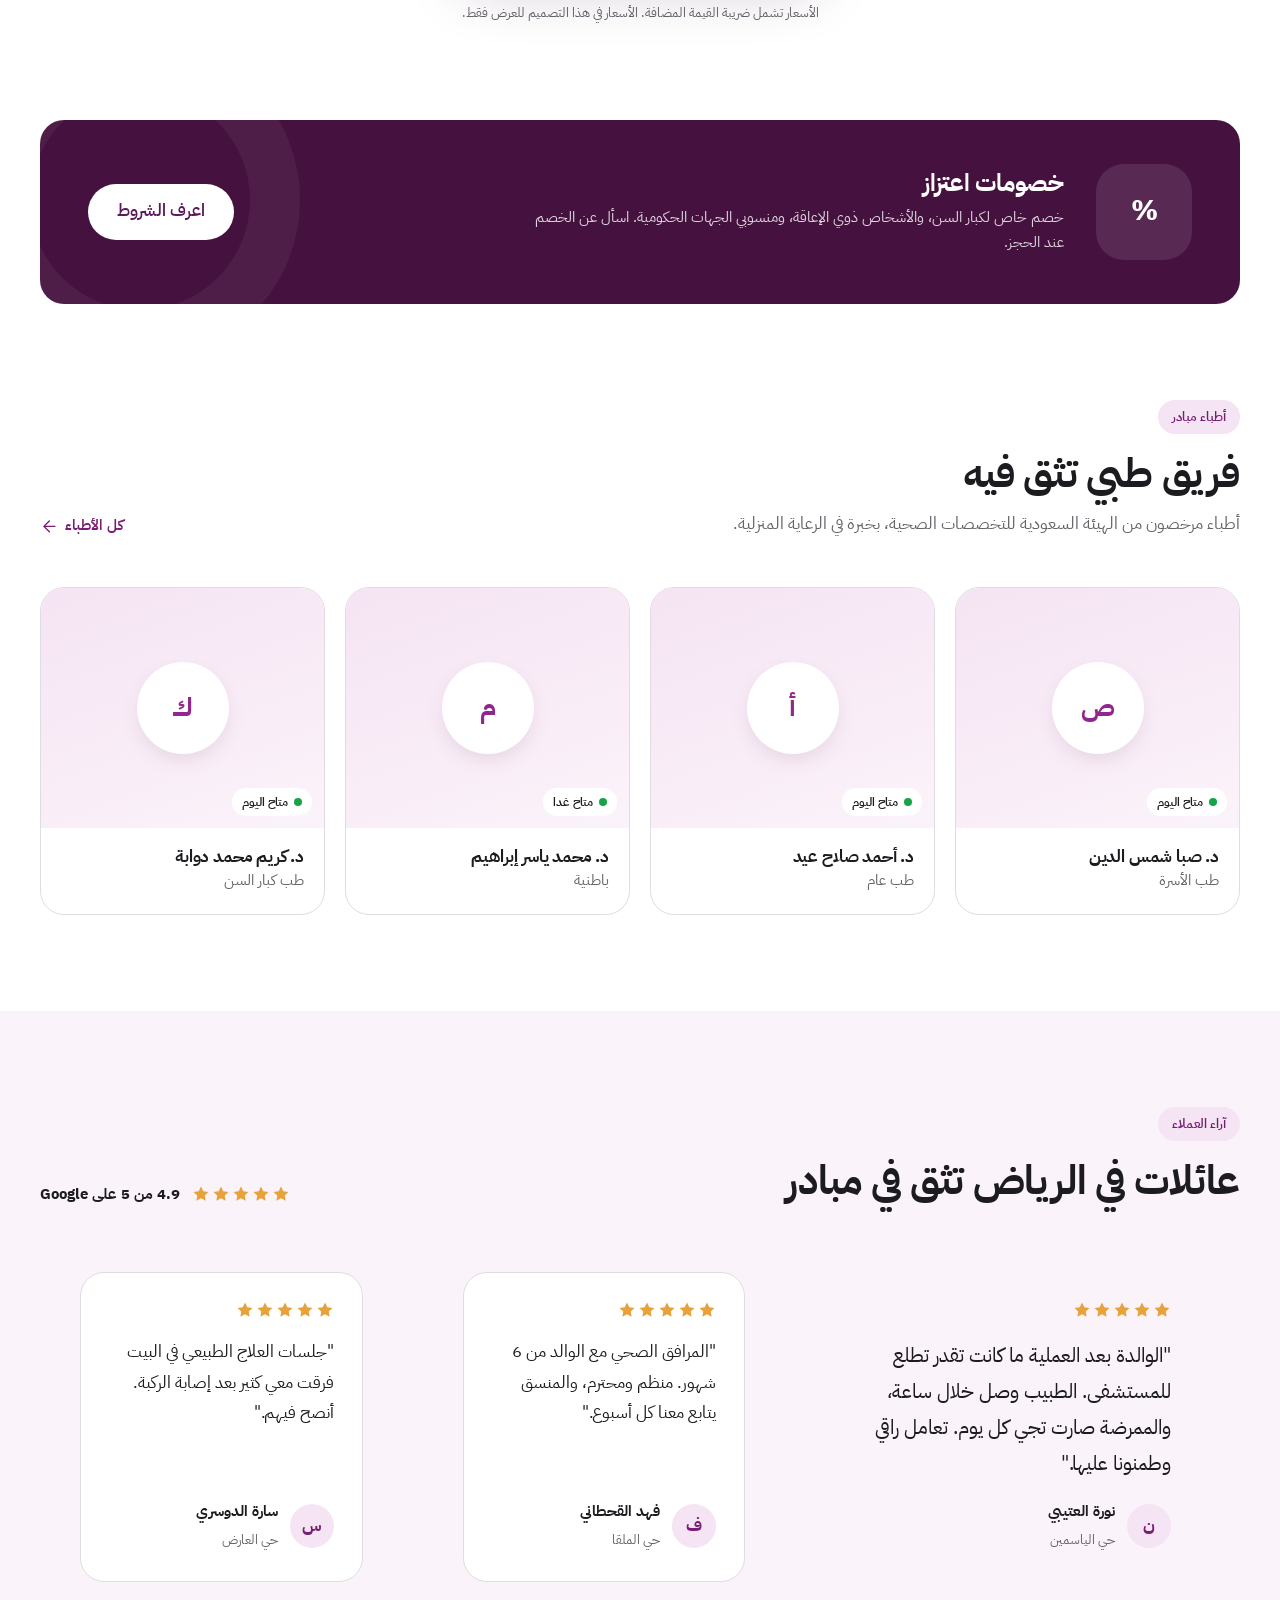
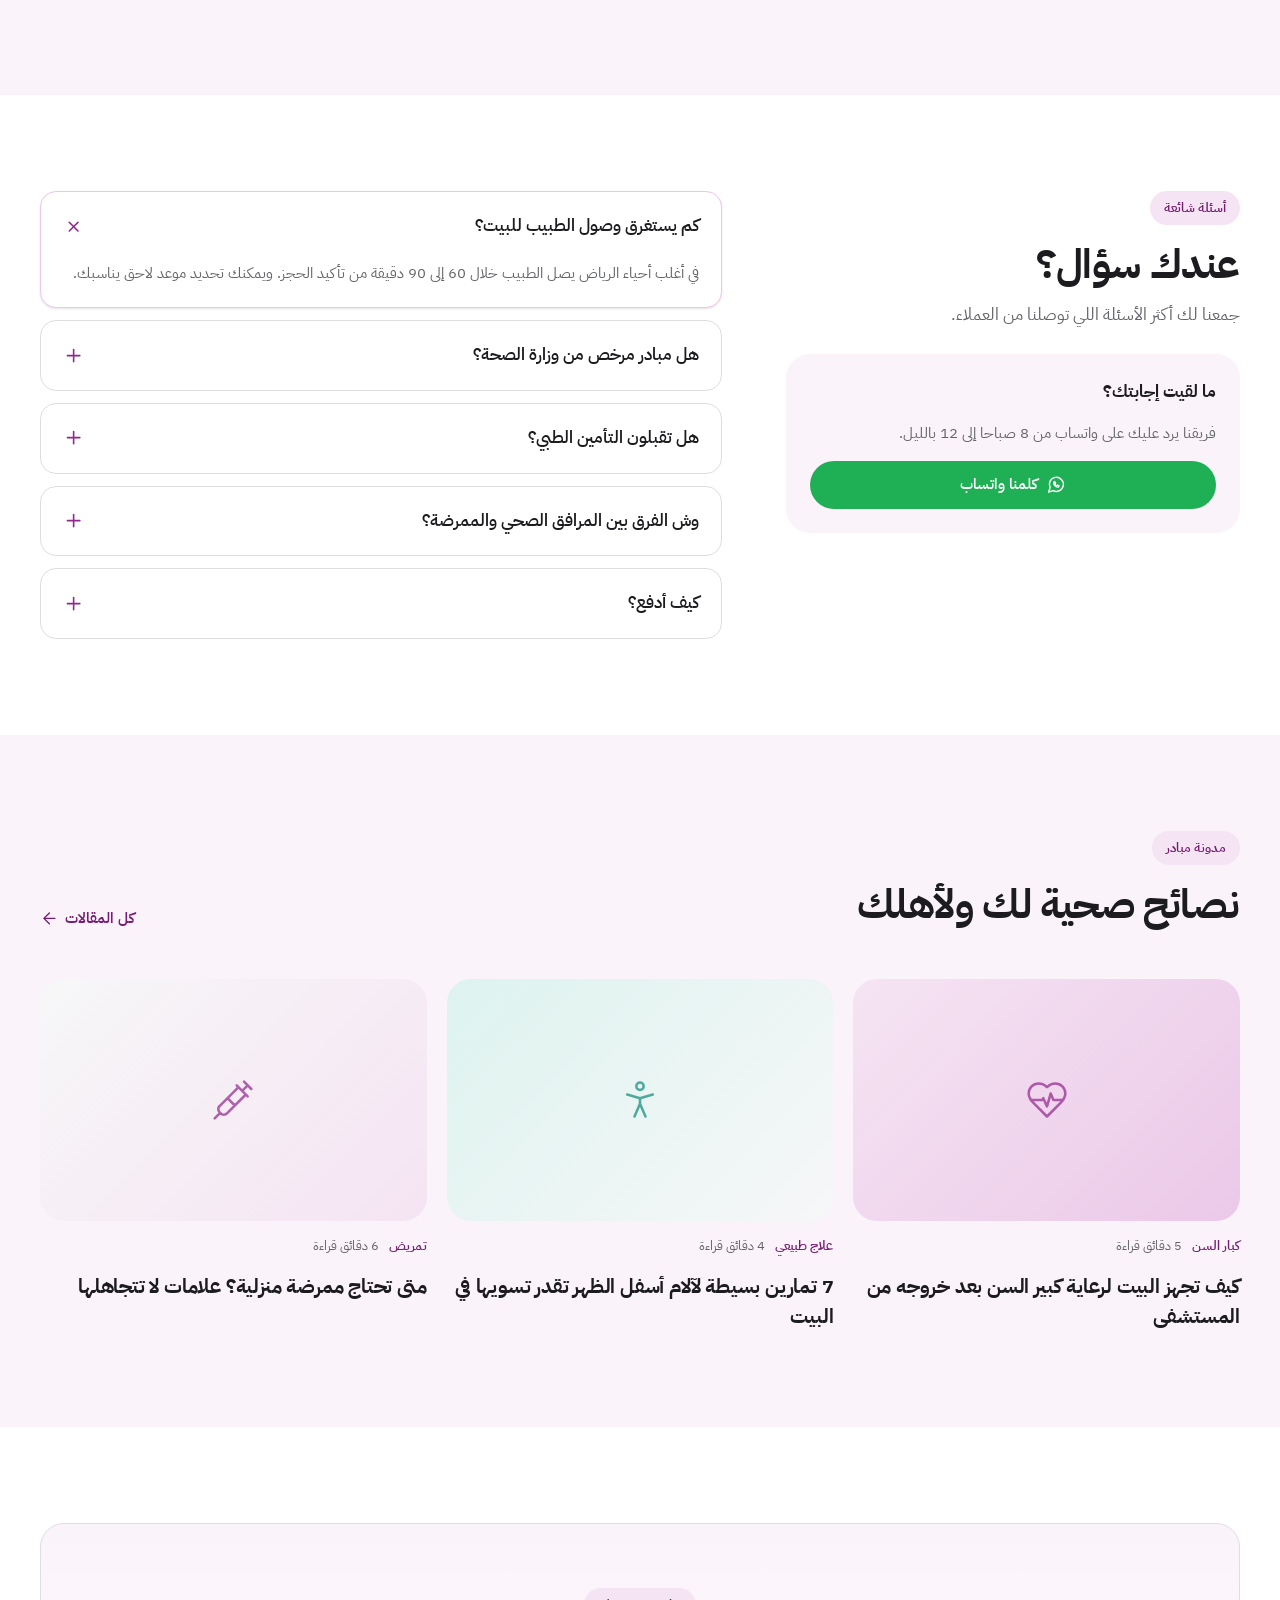
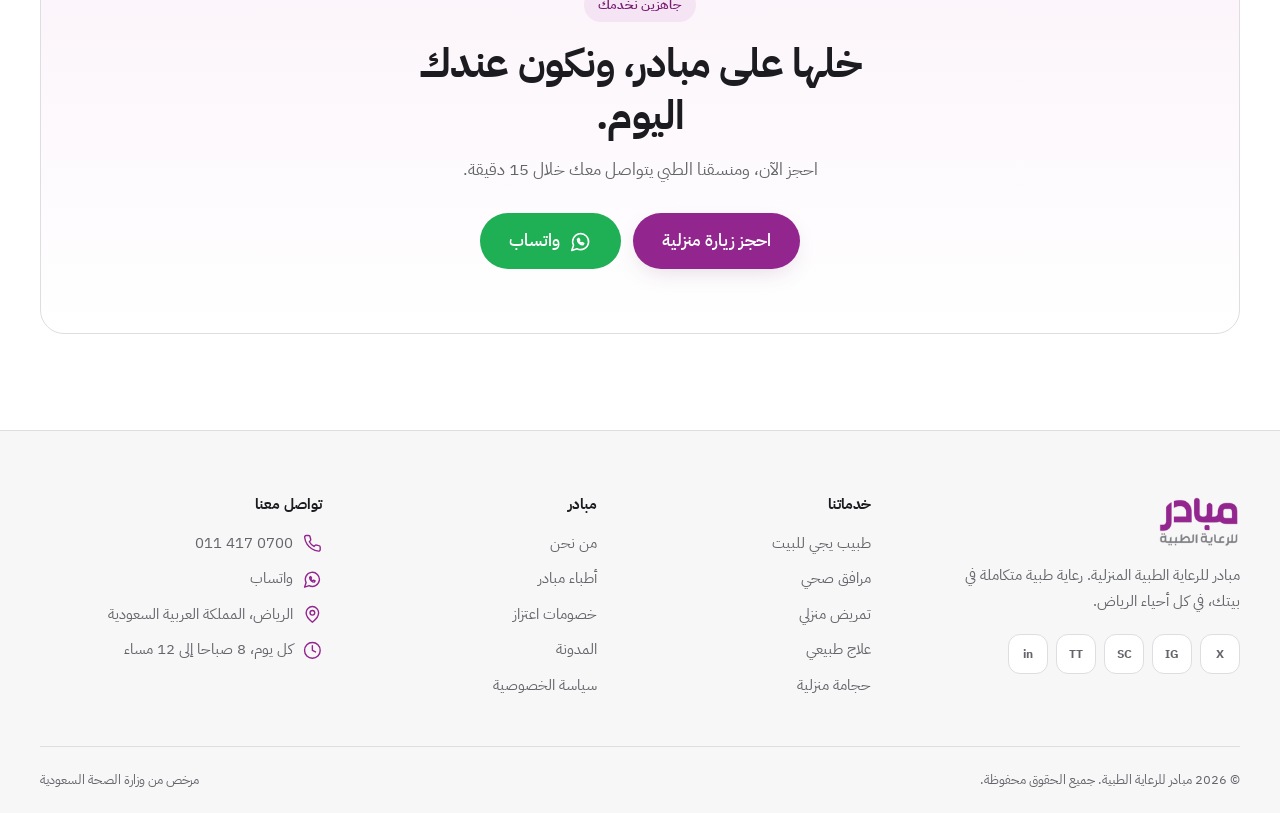
<file: 10/index.html>
<!DOCTYPE html>
<html lang="ar" dir="rtl" data-style="a">
<head>
<meta charset="utf-8">
<meta name="viewport" content="width=device-width, initial-scale=1">
<title>مبادر للرعاية الطبية المنزلية بالرياض | طبيب منزلي، تمريض، مرافق صحي</title>
<meta name="description" content="مبادر للرعاية الطبية المنزلية في الرياض. طبيب يزورك في البيت، تمريض منزلي، مرافق صحي مقيم، وعلاج طبيعي. مرخصون من وزارة الصحة.">
<link rel="preconnect" href="https://fonts.googleapis.com">
<link rel="preconnect" href="https://fonts.gstatic.com" crossorigin>
<link href="https://fonts.googleapis.com/css2?family=IBM+Plex+Sans+Arabic:wght@400;500;600;700&family=Tajawal:wght@400;500;700&family=Readex+Pro:wght@400;500;600;700&display=swap" rel="stylesheet">
<link rel="stylesheet" href="../assets/tokens.css">
<link rel="stylesheet" href="../assets/site.css">
</head>
<body>

<!-- Icon sprite -->
<svg width="0" height="0" style="position:absolute" aria-hidden="true">
  <symbol id="i-steth" viewBox="0 0 24 24"><path d="M11 2v2M5 2v2M5 3H4a2 2 0 0 0-2 2v4a6 6 0 0 0 12 0V5a2 2 0 0 0-2-2h-1"/><path d="M8 15a6 6 0 0 0 12 0v-3"/><circle cx="20" cy="10" r="2"/></symbol>
  <symbol id="i-heart" viewBox="0 0 24 24"><path d="M19 14c1.49-1.46 3-3.21 3-5.5A5.5 5.5 0 0 0 16.5 3c-1.76 0-3 .5-4.5 2-1.5-1.5-2.74-2-4.5-2A5.5 5.5 0 0 0 2 8.5c0 2.3 1.5 4.05 3 5.5l7 7Z"/><path d="M3.22 12H9.5l.5-1 2 4.5 2-7 1.5 3.5h5.27"/></symbol>
  <symbol id="i-syringe" viewBox="0 0 24 24"><path d="m18 2 4 4M17 7l3-3M19 9 8.7 19.3c-1 1-2.5 1-3.4 0l-.6-.6c-1-1-1-2.5 0-3.4L15 5M9 11l4 4M5 19l-3 3M14 4l6 6"/></symbol>
  <symbol id="i-users" viewBox="0 0 24 24"><path d="M16 21v-2a4 4 0 0 0-4-4H6a4 4 0 0 0-4 4v2"/><circle cx="9" cy="7" r="4"/><path d="M22 21v-2a4 4 0 0 0-3-3.87M16 3.13a4 4 0 0 1 0 7.75"/></symbol>
  <symbol id="i-body" viewBox="0 0 24 24"><circle cx="12" cy="4.5" r="2"/><path d="m9 21 3-7 3 7M5 9l7 2 7-2M12 11v3"/></symbol>
  <symbol id="i-drop" viewBox="0 0 24 24"><path d="M12 22a7 7 0 0 0 7-7c0-2-1-3.9-3-5.5s-3.5-4-4-6.5c-.5 2.5-2 4.9-4 6.5C6 11.1 5 13 5 15a7 7 0 0 0 7 7z"/></symbol>
  <symbol id="i-shield" viewBox="0 0 24 24"><path d="M20 13c0 5-3.5 7.5-7.66 8.95a1 1 0 0 1-.67-.01C7.5 20.5 4 18 4 13V6a1 1 0 0 1 1-1c2 0 4.5-1.2 6.24-2.72a1.17 1.17 0 0 1 1.52 0C14.51 3.81 17 5 19 5a1 1 0 0 1 1 1z"/><path d="m9 12 2 2 4-4"/></symbol>
  <symbol id="i-phone" viewBox="0 0 24 24"><path d="M22 16.92v3a2 2 0 0 1-2.18 2 19.79 19.79 0 0 1-8.63-3.07 19.5 19.5 0 0 1-6-6 19.79 19.79 0 0 1-3.07-8.67A2 2 0 0 1 4.11 2h3a2 2 0 0 1 2 1.72c.13.96.36 1.9.7 2.81a2 2 0 0 1-.45 2.11L8.09 9.91a16 16 0 0 0 6 6l1.27-1.27a2 2 0 0 1 2.11-.45c.91.34 1.85.57 2.81.7A2 2 0 0 1 22 16.92z"/></symbol>
  <symbol id="i-clock" viewBox="0 0 24 24"><circle cx="12" cy="12" r="10"/><path d="M12 6v6l4 2"/></symbol>
  <symbol id="i-check" viewBox="0 0 24 24"><path d="M20 6 9 17l-5-5"/></symbol>
  <symbol id="i-arrow" viewBox="0 0 24 24"><path d="M19 12H5M12 19l-7-7 7-7"/></symbol>
  <symbol id="i-star" viewBox="0 0 24 24"><path d="M12 2l3.09 6.26L22 9.27l-5 4.87 1.18 6.88L12 17.77l-6.18 3.25L7 14.14 2 9.27l6.91-1.01L12 2z"/></symbol>
  <symbol id="i-pin" viewBox="0 0 24 24"><path d="M20 10c0 6-8 12-8 12s-8-6-8-12a8 8 0 0 1 16 0Z"/><circle cx="12" cy="10" r="3"/></symbol>
  <symbol id="i-home" viewBox="0 0 24 24"><path d="m3 9 9-7 9 7v11a2 2 0 0 1-2 2H5a2 2 0 0 1-2-2z"/><path d="M9 22V12h6v10"/></symbol>
  <symbol id="i-cal" viewBox="0 0 24 24"><rect x="3" y="4" width="18" height="18" rx="2"/><path d="M16 2v4M8 2v4M3 10h18"/></symbol>
  <symbol id="i-chat" viewBox="0 0 24 24"><path d="M7.9 20A9 9 0 1 0 4 16.1L2 22Z"/><path d="M8.5 9.5c0 3 3 6 6 6l1-1.5-2-1-1 .8c-1-.4-2-1.4-2.4-2.4l.8-1-1-2-1.4 1.1"/></symbol>
  <symbol id="i-plus" viewBox="0 0 24 24"><path d="M12 5v14M5 12h14"/></symbol>
  <symbol id="i-menu" viewBox="0 0 24 24"><path d="M4 6h16M4 12h16M4 18h10"/></symbol>
  <symbol id="i-lock" viewBox="0 0 24 24"><rect x="4" y="11" width="16" height="10" rx="2"/><path d="M8 11V7a4 4 0 0 1 8 0v4"/></symbol>
  <symbol id="i-book" viewBox="0 0 24 24"><path d="M2 4h6a4 4 0 0 1 4 4v13a3 3 0 0 0-3-3H2zM22 4h-6a4 4 0 0 0-4 4v13a3 3 0 0 1 3-3h7z"/></symbol>
  <symbol id="i-badge" viewBox="0 0 24 24"><circle cx="12" cy="8" r="6"/><path d="M15.5 13.5 17 22l-5-3-5 3 1.5-8.5"/></symbol>
</svg>

<!-- Pattern: mobader/header (Template part: header) -->
<header class="header" id="header">
  <div class="container">
    <a href="#" class="logo" aria-label="مبادر للرعاية الطبية"><img src="../assets/logo.png" alt="مبادر للرعاية الطبية" width="121" height="76"></a>
    <nav class="nav" aria-label="القائمة الرئيسية">
      <a href="#services" class="active">خدماتنا</a>
      <a href="#packages">الباقات</a>
      <a href="#doctors">أطباؤنا</a>
      <a href="#reviews">آراء العملاء</a>
      <a href="#blog">المدونة</a>
      <a href="#about">من نحن</a>
    </nav>
    <div class="header-cta">
      <a href="https://wa.me/966114170700" class="btn btn-ghost"><svg class="icon"><use href="#i-chat"/></svg> واتساب</a>
      <a href="#book" class="btn btn-primary">احجز الآن</a>
      <button class="menu-btn" id="menuBtn" aria-label="فتح القائمة"><svg class="icon"><use href="#i-menu"/></svg></button>
    </div>
  </div>
</header>

<div class="drawer" id="drawer">
  <nav aria-label="القائمة">
    <img src="../assets/logo.png" alt="مبادر" style="height:40px;width:auto;align-self:flex-start;margin-bottom:16px">
    <a href="#services">خدماتنا</a><a href="#packages">الباقات</a><a href="#doctors">أطباؤنا</a>
    <a href="#reviews">آراء العملاء</a><a href="#blog">المدونة</a><a href="#about">من نحن</a>
    <a href="#book" class="btn btn-primary" style="margin-top:16px">احجز الآن</a>
  </nav>
</div>

<main>
<!-- Pattern: mobader/hero -->
<section class="hero">
  <div class="container">
    <div class="reveal">
      <span class="eyebrow"><svg class="icon"><use href="#i-home"/></svg> رعاية طبية منزلية في الرياض</span>
      <h1>صحة أهلك في أيد أمينة، <em>وفي بيتك.</em></h1>
      <p class="hero-lead">طبيب يزورك في البيت، ممرضة منزلية، مرافق صحي مقيم، وجلسات علاج طبيعي. لا تشيل هم المستشفى، فريق مبادر يجيك.</p>
      <div class="hero-actions">
        <a href="#book" class="btn btn-primary btn-lg">احجز زيارة منزلية <svg class="icon"><use href="#i-arrow"/></svg></a>
        <a href="tel:+966114170700" class="btn btn-ghost btn-lg"><svg class="icon"><use href="#i-phone"/></svg> اتصل بنا</a>
      </div>
      <div class="hero-trust">
        <div><strong>+10,000</strong><span>زيارة منزلية</span></div>
        <div><strong>4.9 / 5</strong><span>تقييم العملاء</span></div>
        <div><strong>60 دقيقة</strong><span>متوسط وصول الطبيب</span></div>
      </div>
    </div>

    <!-- Booking form (Gutenberg: form plugin block inside a Group) -->
    <div class="reveal" id="book" style="position:relative">
      <div class="float-badge fb-1"><span class="dot"><svg class="icon"><use href="#i-shield"/></svg></span><div>مرخص من وزارة الصحة<small>ترخيص رقم 0000000</small></div></div>
      <form class="book-card" onsubmit="event.preventDefault();this.querySelector('.btn').textContent='تم استلام طلبك ✓'">
        <h2>احجز في أقل من دقيقة</h2>
        <p>نتواصل معك خلال 15 دقيقة لتأكيد الموعد.</p>
        <div class="book-steps" aria-hidden="true"><i class="on"></i><i></i><i></i></div>
        <span class="field-label">وش تحتاج؟</span>
        <div class="chips" role="group" aria-label="نوع الخدمة">
          <button type="button" class="chip" aria-pressed="true"><svg class="icon"><use href="#i-steth"/></svg>طبيب منزلي</button>
          <button type="button" class="chip" aria-pressed="false"><svg class="icon"><use href="#i-syringe"/></svg>تمريض</button>
          <button type="button" class="chip" aria-pressed="false"><svg class="icon"><use href="#i-users"/></svg>مرافق صحي</button>
          <button type="button" class="chip" aria-pressed="false"><svg class="icon"><use href="#i-body"/></svg>علاج طبيعي</button>
          <button type="button" class="chip" aria-pressed="false"><svg class="icon"><use href="#i-drop"/></svg>حجامة</button>
          <button type="button" class="chip" aria-pressed="false"><svg class="icon"><use href="#i-chat"/></svg>استشارة</button>
        </div>
        <div class="field-row">
          <div><label class="field-label" for="n">الاسم الكريم</label><input class="input" id="n" placeholder="مثال: عبدالله"></div>
          <div><label class="field-label" for="p">رقم الجوال</label><input class="input" id="p" type="tel" placeholder="05X XXX XXXX"></div>
        </div>
        <div style="margin-bottom:20px"><label class="field-label" for="d">الحي في الرياض</label><input class="input" id="d" placeholder="مثال: حي النرجس"></div>
        <button class="btn btn-primary btn-lg btn-block" type="submit">أرسل الطلب <svg class="icon"><use href="#i-arrow"/></svg></button>
        <div class="book-note"><svg class="icon"><use href="#i-lock"/></svg> بياناتك سرية ولا نشاركها مع أي جهة</div>
      </form>
      <div class="float-badge fb-2"><span class="dot"><svg class="icon"><use href="#i-clock"/></svg></span><div>د. صبا في الطريق<small>تصل خلال 25 دقيقة</small></div></div>
    </div>
  </div>
</section>

<!-- Pattern: mobader/trust-strip -->
<section class="trust" aria-label="لماذا مبادر">
  <div class="container">
    <div class="trust-item"><span class="ic"><svg class="icon"><use href="#i-shield"/></svg></span><div><strong>مرخصون رسميا</strong><span>من وزارة الصحة السعودية</span></div></div>
    <div class="trust-item"><span class="ic"><svg class="icon"><use href="#i-badge"/></svg></span><div><strong>كوادر معتمدة</strong><span>أطباء وممرضون مصنفون</span></div></div>
    <div class="trust-item"><span class="ic"><svg class="icon"><use href="#i-clock"/></svg></span><div><strong>وصول سريع</strong><span>في كل أحياء الرياض</span></div></div>
    <div class="trust-item"><span class="ic"><svg class="icon"><use href="#i-heart"/></svg></span><div><strong>متابعة بعد الزيارة</strong><span>نطمن عليك بعدها</span></div></div>
  </div>
</section>

<!-- Pattern: mobader/services -->
<section class="section" id="services">
  <div class="container">
    <div class="section-head reveal">
      <div><span class="eyebrow">خدماتنا</span><h2>كل اللي تحتاجه للرعاية في البيت</h2><p>اختر الخدمة، ونرسل لك الكادر المناسب لحالة المريض.</p></div>
      <a href="#" class="link-more">كل الخدمات <svg class="icon"><use href="#i-arrow"/></svg></a>
    </div>
    <div class="services-grid">
      <a href="#" class="svc featured wide reveal">
        <span class="ic"><svg class="icon"><use href="#i-steth"/></svg></span>
        <h3>طبيب يجيك للبيت</h3>
        <p>كشف كامل في بيتك بدون انتظار ولا زحمة. تشخيص، وصفة طبية، وتحاليل في نفس الزيارة.</p>
        <div class="tags"><span>كشف عام</span><span>كبار السن</span><span>أطفال</span></div>
        <span class="link-more">احجز الطبيب <svg class="icon"><use href="#i-arrow"/></svg></span>
      </a>
      <a href="#" class="svc wide reveal">
        <span class="ic"><svg class="icon"><use href="#i-users"/></svg></span>
        <h3>مرافق صحي مقيم</h3>
        <p>مرافق مدرب يعتني بالمريض يوميا: الأدوية، النظافة الشخصية، والحركة. لفترة قصيرة أو طويلة.</p>
        <div class="tags"><span>بالساعات</span><span>مقيم</span><span>شهري</span></div>
        <span class="link-more">شوف الباقات <svg class="icon"><use href="#i-arrow"/></svg></span>
      </a>
      <a href="#" class="svc reveal">
        <span class="ic"><svg class="icon"><use href="#i-syringe"/></svg></span>
        <h3>تمريض منزلي</h3>
        <p>تغيير جروح، إبر ومغذيات، قسطرة، ومتابعة العلامات الحيوية.</p>
        <span class="link-more">اعرف أكثر <svg class="icon"><use href="#i-arrow"/></svg></span>
      </a>
      <a href="#" class="svc reveal">
        <span class="ic"><svg class="icon"><use href="#i-body"/></svg></span>
        <h3>علاج طبيعي بالمنزل</h3>
        <p>جلسات تأهيل بعد العمليات والإصابات وآلام الظهر، في راحة بيتك.</p>
        <span class="link-more">اعرف أكثر <svg class="icon"><use href="#i-arrow"/></svg></span>
      </a>
      <a href="#" class="svc reveal">
        <span class="ic"><svg class="icon"><use href="#i-drop"/></svg></span>
        <h3>حجامة منزلية</h3>
        <p>حجامة طبية بأدوات معقمة وكادر مرخص، للرجال والنساء.</p>
        <span class="link-more">اعرف أكثر <svg class="icon"><use href="#i-arrow"/></svg></span>
      </a>
    </div>
  </div>
</section>

<!-- Pattern: mobader/how-it-works -->
<section class="section how">
  <div class="container">
    <div class="section-head reveal"><div><span class="eyebrow">كيف نشتغل</span><h2>من الطلب إلى باب بيتك في 4 خطوات</h2></div></div>
    <div class="steps">
      <div class="step reveal"><span class="num">1</span><h3>اطلب الخدمة</h3><p>من الموقع، أو بالاتصال، أو واتساب.</p></div>
      <div class="step reveal"><span class="num">2</span><h3>نتصل ونفهم الحالة</h3><p>منسق طبي يسألك عن حالة المريض خلال 15 دقيقة.</p></div>
      <div class="step reveal"><span class="num">3</span><h3>نرسل الكادر المناسب</h3><p>طبيب أو ممرض أو مرافق، حسب احتياجك وموعدك.</p></div>
      <div class="step reveal"><span class="num">4</span><h3>نتابع معك بعدها</h3><p>تقرير الزيارة ومتابعة حتى يتحسن المريض.</p></div>
    </div>
  </div>
</section>

<!-- Pattern: mobader/packages -->
<section class="section" id="packages">
  <div class="container">
    <div class="section-head reveal">
      <div><span class="eyebrow">الباقات</span><h2>باقات المرافق الصحي</h2><p>اختر الباقة اللي تناسب حالة المريض. كل الباقات تشمل منسق طبي يتابع معك.</p></div>
      <div class="tabs" role="tablist">
        <button class="tab" role="tab" aria-selected="true">مرافق صحي</button>
        <button class="tab" role="tab" aria-selected="false">تمريض</button>
        <button class="tab" role="tab" aria-selected="false">علاج طبيعي</button>
      </div>
    </div>
    <div class="plans">
      <div class="plan reveal">
        <div><h3>بالساعات</h3><p class="sub">للمرافقة اليومية المؤقتة</p></div>
        <div class="price"><strong>1,500</strong><span>ر.س / أسبوع</span></div>
        <ul>
          <li><svg class="icon"><use href="#i-check"/></svg>12 ساعة يوميا</li>
          <li><svg class="icon"><use href="#i-check"/></svg>متابعة الأدوية والعناية الشخصية</li>
          <li><svg class="icon"><use href="#i-check"/></svg>تقرير يومي للأهل</li>
        </ul>
        <a href="#book" class="btn btn-ghost btn-block">اطلب الباقة</a>
      </div>
      <div class="plan pop reveal">
        <span class="badge">الأكثر طلبا</span>
        <div><h3>مرافق مقيم</h3><p class="sub">رعاية كاملة على مدار الساعة</p></div>
        <div class="price"><strong>6,900</strong><span>ر.س / شهر</span></div>
        <ul>
          <li><svg class="icon"><use href="#i-check"/></svg>إقامة كاملة 24 ساعة</li>
          <li><svg class="icon"><use href="#i-check"/></svg>زيارة طبيب شهرية مجانا</li>
          <li><svg class="icon"><use href="#i-check"/></svg>بديل فوري عند الغياب</li>
          <li><svg class="icon"><use href="#i-check"/></svg>منسق طبي مخصص لك</li>
        </ul>
        <a href="#book" class="btn btn-primary btn-block">اطلب الباقة</a>
      </div>
      <div class="plan reveal">
        <div><h3>مقيم 3 أشهر</h3><p class="sub">للحالات طويلة المدى</p></div>
        <div class="price"><strong>18,900</strong><span>ر.س / 3 أشهر</span></div>
        <ul>
          <li><svg class="icon"><use href="#i-check"/></svg>كل مزايا المرافق المقيم</li>
          <li><svg class="icon"><use href="#i-check"/></svg>3 زيارات طبيب مجانا</li>
          <li><svg class="icon"><use href="#i-check"/></svg>خصم 9% على السعر الشهري</li>
        </ul>
        <a href="#book" class="btn btn-ghost btn-block">اطلب الباقة</a>
      </div>
    </div>
    <p class="plans-note">الأسعار تشمل ضريبة القيمة المضافة. الأسعار في هذا التصميم للعرض فقط.</p>
  </div>
</section>

<!-- Pattern: mobader/etizaz-banner -->
<section class="container reveal" aria-label="خصومات اعتزاز">
  <div class="etizaz">
    <div class="pct">%</div>
    <div><h2>خصومات اعتزاز</h2><p>خصم خاص لكبار السن، والأشخاص ذوي الإعاقة، ومنسوبي الجهات الحكومية. اسأل عن الخصم عند الحجز.</p></div>
    <a href="#" class="btn btn-lg">اعرف الشروط</a>
  </div>
</section>

<!-- Pattern: mobader/doctors -->
<section class="section" id="doctors">
  <div class="container">
    <div class="section-head reveal">
      <div><span class="eyebrow">أطباء مبادر</span><h2>فريق طبي تثق فيه</h2><p>أطباء مرخصون من الهيئة السعودية للتخصصات الصحية، بخبرة في الرعاية المنزلية.</p></div>
      <a href="#" class="link-more">كل الأطباء <svg class="icon"><use href="#i-arrow"/></svg></a>
    </div>
    <div class="docs">
      <a href="#" class="doc reveal"><div class="ph"><span>ص</span><em><i></i>متاح اليوم</em></div><div class="body"><h3>د. صبا شمس الدين</h3><p>طب الأسرة</p></div></a>
      <a href="#" class="doc reveal"><div class="ph"><span>أ</span><em><i></i>متاح اليوم</em></div><div class="body"><h3>د. أحمد صلاح عيد</h3><p>طب عام</p></div></a>
      <a href="#" class="doc reveal"><div class="ph"><span>م</span><em><i></i>متاح غدا</em></div><div class="body"><h3>د. محمد ياسر إبراهيم</h3><p>باطنية</p></div></a>
      <a href="#" class="doc reveal"><div class="ph"><span>ك</span><em><i></i>متاح اليوم</em></div><div class="body"><h3>د. كريم محمد دوابة</h3><p>طب كبار السن</p></div></a>
    </div>
  </div>
</section>

<!-- Pattern: mobader/testimonials -->
<section class="section how" id="reviews">
  <div class="container">
    <div class="section-head reveal">
      <div><span class="eyebrow">آراء العملاء</span><h2>عائلات في الرياض تثق في مبادر</h2></div>
      <div class="who"><div class="stars"><svg class="icon"><use href="#i-star"/></svg><svg class="icon"><use href="#i-star"/></svg><svg class="icon"><use href="#i-star"/></svg><svg class="icon"><use href="#i-star"/></svg><svg class="icon"><use href="#i-star"/></svg></div><strong>4.9 من 5 على Google</strong></div>
    </div>
    <div class="reviews">
      <figure class="review big reveal">
        <div class="stars"><svg class="icon"><use href="#i-star"/></svg><svg class="icon"><use href="#i-star"/></svg><svg class="icon"><use href="#i-star"/></svg><svg class="icon"><use href="#i-star"/></svg><svg class="icon"><use href="#i-star"/></svg></div>
        <blockquote>"الوالدة بعد العملية ما كانت تقدر تطلع للمستشفى. الطبيب وصل خلال ساعة، والممرضة صارت تجي كل يوم. تعامل راقي وطمنونا عليها."</blockquote>
        <figcaption class="who"><span>ن</span><div><strong>نورة العتيبي</strong><small>حي الياسمين</small></div></figcaption>
      </figure>
      <figure class="review reveal">
        <div class="stars"><svg class="icon"><use href="#i-star"/></svg><svg class="icon"><use href="#i-star"/></svg><svg class="icon"><use href="#i-star"/></svg><svg class="icon"><use href="#i-star"/></svg><svg class="icon"><use href="#i-star"/></svg></div>
        <blockquote>"المرافق الصحي مع الوالد من 6 شهور. منظم ومحترم، والمنسق يتابع معنا كل أسبوع."</blockquote>
        <figcaption class="who"><span>ف</span><div><strong>فهد القحطاني</strong><small>حي الملقا</small></div></figcaption>
      </figure>
      <figure class="review reveal">
        <div class="stars"><svg class="icon"><use href="#i-star"/></svg><svg class="icon"><use href="#i-star"/></svg><svg class="icon"><use href="#i-star"/></svg><svg class="icon"><use href="#i-star"/></svg><svg class="icon"><use href="#i-star"/></svg></div>
        <blockquote>"جلسات العلاج الطبيعي في البيت فرقت معي كثير بعد إصابة الركبة. أنصح فيهم."</blockquote>
        <figcaption class="who"><span>س</span><div><strong>سارة الدوسري</strong><small>حي العارض</small></div></figcaption>
      </figure>
    </div>
  </div>
</section>

<!-- Pattern: mobader/faq (core/details) -->
<section class="section" id="about">
  <div class="container faq-wrap">
    <div class="reveal">
      <div class="section-head"><div><span class="eyebrow">أسئلة شائعة</span><h2>عندك سؤال؟</h2><p>جمعنا لك أكثر الأسئلة اللي توصلنا من العملاء.</p></div></div>
      <div class="faq-help">
        <strong>ما لقيت إجابتك؟</strong>
        <p>فريقنا يرد عليك على واتساب من 8 صباحا إلى 12 بالليل.</p>
        <a href="https://wa.me/966114170700" class="btn btn-wa"><svg class="icon"><use href="#i-chat"/></svg> كلمنا واتساب</a>
      </div>
    </div>
    <div class="faq reveal">
      <details open><summary>كم يستغرق وصول الطبيب للبيت؟<svg class="icon"><use href="#i-plus"/></svg></summary><p>في أغلب أحياء الرياض يصل الطبيب خلال 60 إلى 90 دقيقة من تأكيد الحجز. ويمكنك تحديد موعد لاحق يناسبك.</p></details>
      <details><summary>هل مبادر مرخص من وزارة الصحة؟<svg class="icon"><use href="#i-plus"/></svg></summary><p>نعم، مبادر مرخص من وزارة الصحة السعودية، وكل الكوادر مصنفة من الهيئة السعودية للتخصصات الصحية.</p></details>
      <details><summary>هل تقبلون التأمين الطبي؟<svg class="icon"><use href="#i-plus"/></svg></summary><p>نعمل حاليا مع عدد من شركات التأمين. تواصل معنا ونتأكد لك من تغطية وثيقتك.</p></details>
      <details><summary>وش الفرق بين المرافق الصحي والممرضة؟<svg class="icon"><use href="#i-plus"/></svg></summary><p>المرافق الصحي يساعد في العناية اليومية والحركة والأدوية. الممرضة تقوم بإجراءات طبية مثل الإبر والجروح والقسطرة.</p></details>
      <details><summary>كيف أدفع؟<svg class="icon"><use href="#i-plus"/></svg></summary><p>تقدر تدفع بمدى، أو Apple Pay، أو تحويل بنكي، أو تقسيط مع تابي.</p></details>
    </div>
  </div>
</section>

<!-- Pattern: mobader/latest-posts (core/query) -->
<section class="section how" id="blog">
  <div class="container">
    <div class="section-head reveal">
      <div><span class="eyebrow">مدونة مبادر</span><h2>نصائح صحية لك ولأهلك</h2></div>
      <a href="#" class="link-more">كل المقالات <svg class="icon"><use href="#i-arrow"/></svg></a>
    </div>
    <div class="posts">
      <a href="#" class="post reveal"><div class="ph"><svg class="icon"><use href="#i-heart"/></svg></div><div class="meta"><b>كبار السن</b><span>5 دقائق قراءة</span></div><h3>كيف تجهز البيت لرعاية كبير السن بعد خروجه من المستشفى</h3></a>
      <a href="#" class="post reveal"><div class="ph"><svg class="icon"><use href="#i-body"/></svg></div><div class="meta"><b>علاج طبيعي</b><span>4 دقائق قراءة</span></div><h3>7 تمارين بسيطة لآلام أسفل الظهر تقدر تسويها في البيت</h3></a>
      <a href="#" class="post reveal"><div class="ph"><svg class="icon"><use href="#i-syringe"/></svg></div><div class="meta"><b>تمريض</b><span>6 دقائق قراءة</span></div><h3>متى تحتاج ممرضة منزلية؟ علامات لا تتجاهلها</h3></a>
    </div>
  </div>
</section>

<!-- Pattern: mobader/final-cta -->
<section class="section">
  <div class="container">
    <div class="cta reveal">
      <span class="eyebrow">جاهزين نخدمك</span>
      <h2 style="margin-top:16px">خلها على مبادر، ونكون عندك اليوم.</h2>
      <p>احجز الآن، ومنسقنا الطبي يتواصل معك خلال 15 دقيقة.</p>
      <div class="hero-actions">
        <a href="#book" class="btn btn-primary btn-lg">احجز زيارة منزلية</a>
        <a href="https://wa.me/966114170700" class="btn btn-wa btn-lg"><svg class="icon"><use href="#i-chat"/></svg> واتساب</a>
      </div>
    </div>
  </div>
</section>
</main>

<!-- Template part: footer -->
<footer class="footer">
  <div class="container">
    <div class="cols">
      <div class="about">
        <img src="../assets/logo.png" alt="مبادر للرعاية الطبية" style="height:52px">
        <p>مبادر للرعاية الطبية المنزلية. رعاية طبية متكاملة في بيتك، في كل أحياء الرياض.</p>
        <div class="socials">
          <a href="#" aria-label="X">X</a><a href="#" aria-label="Instagram">IG</a><a href="#" aria-label="Snapchat">SC</a><a href="#" aria-label="TikTok">TT</a><a href="#" aria-label="LinkedIn">in</a>
        </div>
      </div>
      <div><h4>خدماتنا</h4><ul><li><a href="#">طبيب يجي للبيت</a></li><li><a href="#">مرافق صحي</a></li><li><a href="#">تمريض منزلي</a></li><li><a href="#">علاج طبيعي</a></li><li><a href="#">حجامة منزلية</a></li></ul></div>
      <div><h4>مبادر</h4><ul><li><a href="#">من نحن</a></li><li><a href="#">أطباء مبادر</a></li><li><a href="#">خصومات اعتزاز</a></li><li><a href="#">المدونة</a></li><li><a href="#">سياسة الخصوصية</a></li></ul></div>
      <div><h4>تواصل معنا</h4><ul>
        <li class="contact-line"><svg class="icon"><use href="#i-phone"/></svg><a href="tel:+966114170700" dir="ltr">011 417 0700</a></li>
        <li class="contact-line"><svg class="icon"><use href="#i-chat"/></svg><a href="https://wa.me/966114170700">واتساب</a></li>
        <li class="contact-line"><svg class="icon"><use href="#i-pin"/></svg>الرياض، المملكة العربية السعودية</li>
        <li class="contact-line"><svg class="icon"><use href="#i-clock"/></svg>كل يوم، 8 صباحا إلى 12 مساء</li>
      </ul></div>
    </div>
    <div class="bottom"><span>© 2026 مبادر للرعاية الطبية. جميع الحقوق محفوظة.</span><span>مرخص من وزارة الصحة السعودية</span></div>
  </div>
</footer>

<a href="https://wa.me/966114170700" class="wa-float" aria-label="تواصل واتساب"><svg class="icon"><use href="#i-chat"/></svg></a>

<!-- Prototype only: style switcher (not part of the final site) -->
<div class="switcher" role="group" aria-label="Design option">
  <span class="lbl">Option</span>
  <button data-set="a" aria-pressed="true">A · Clinical</button>
  <button data-set="b" aria-pressed="false">B · Warm</button>
  <button data-set="c" aria-pressed="false">C · Bold</button>
</div>

<script src="../assets/app.js"></script>
</body>
</html>
</file>
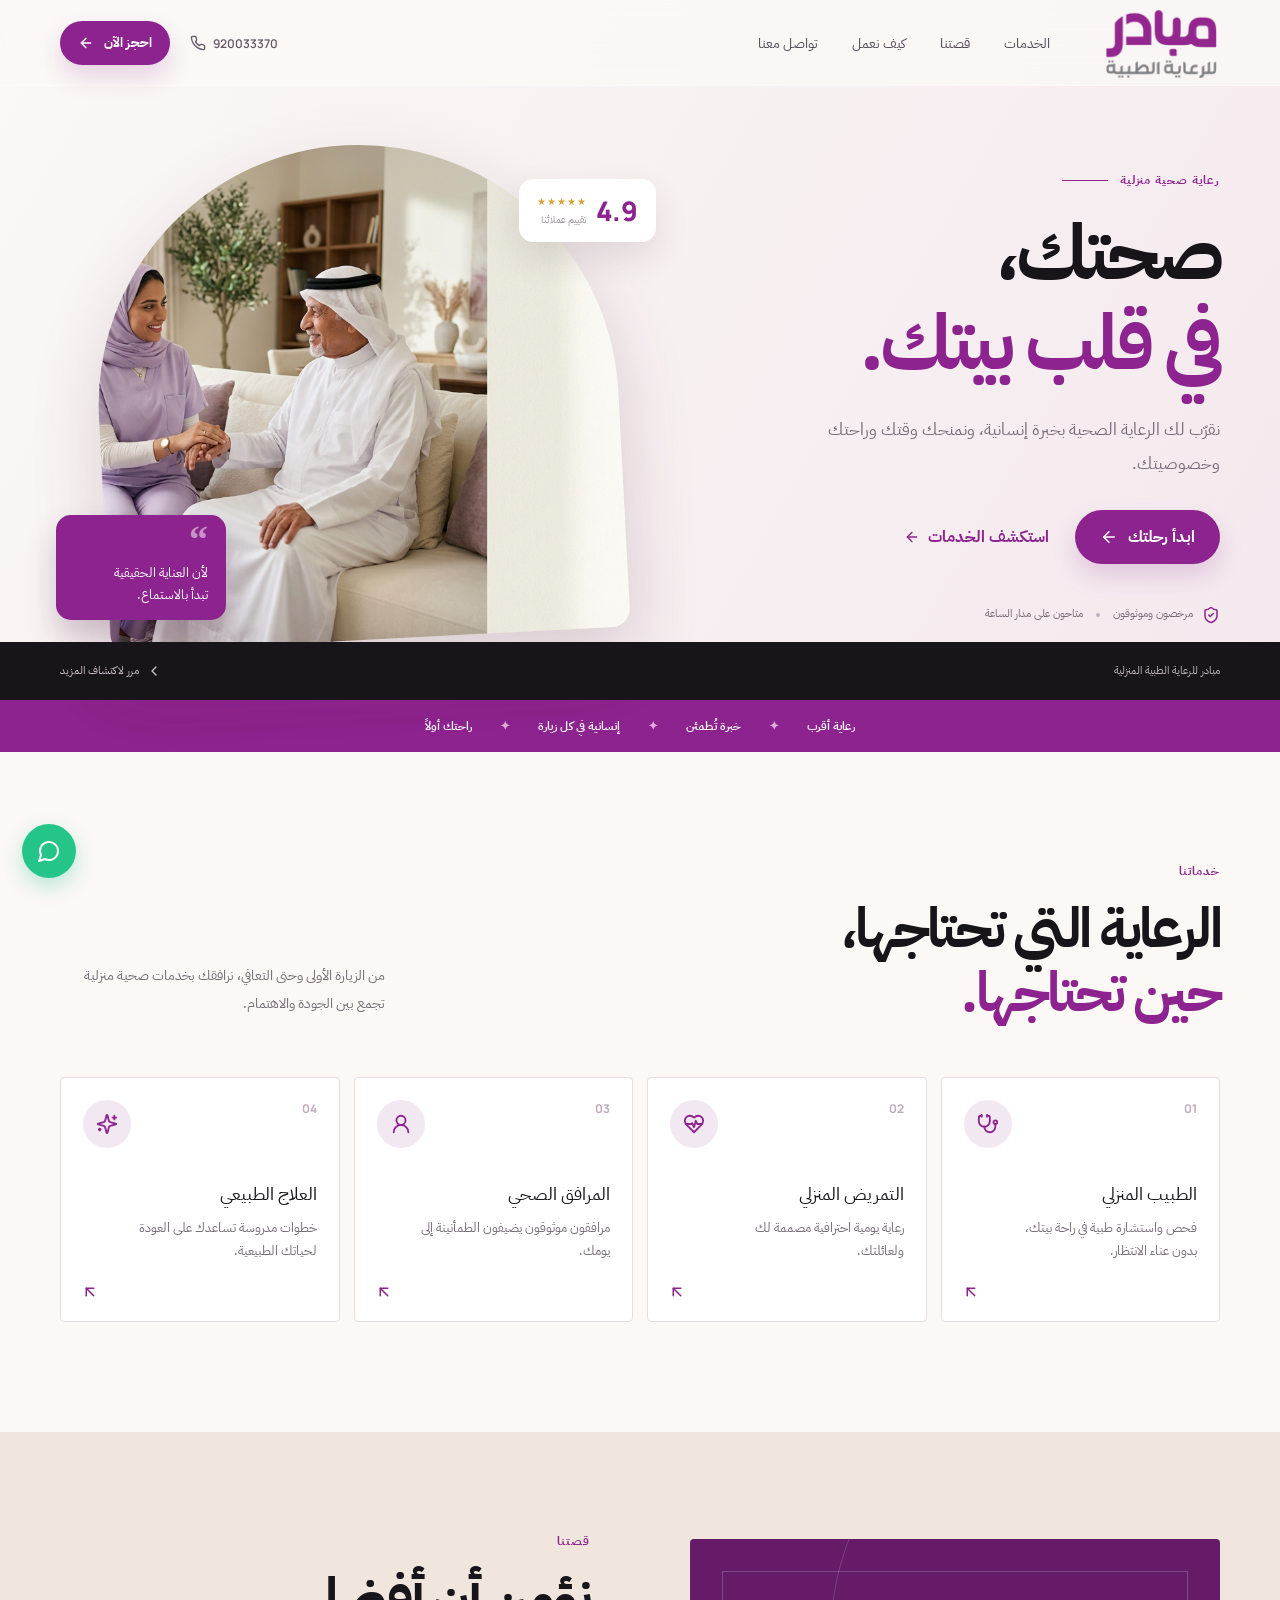
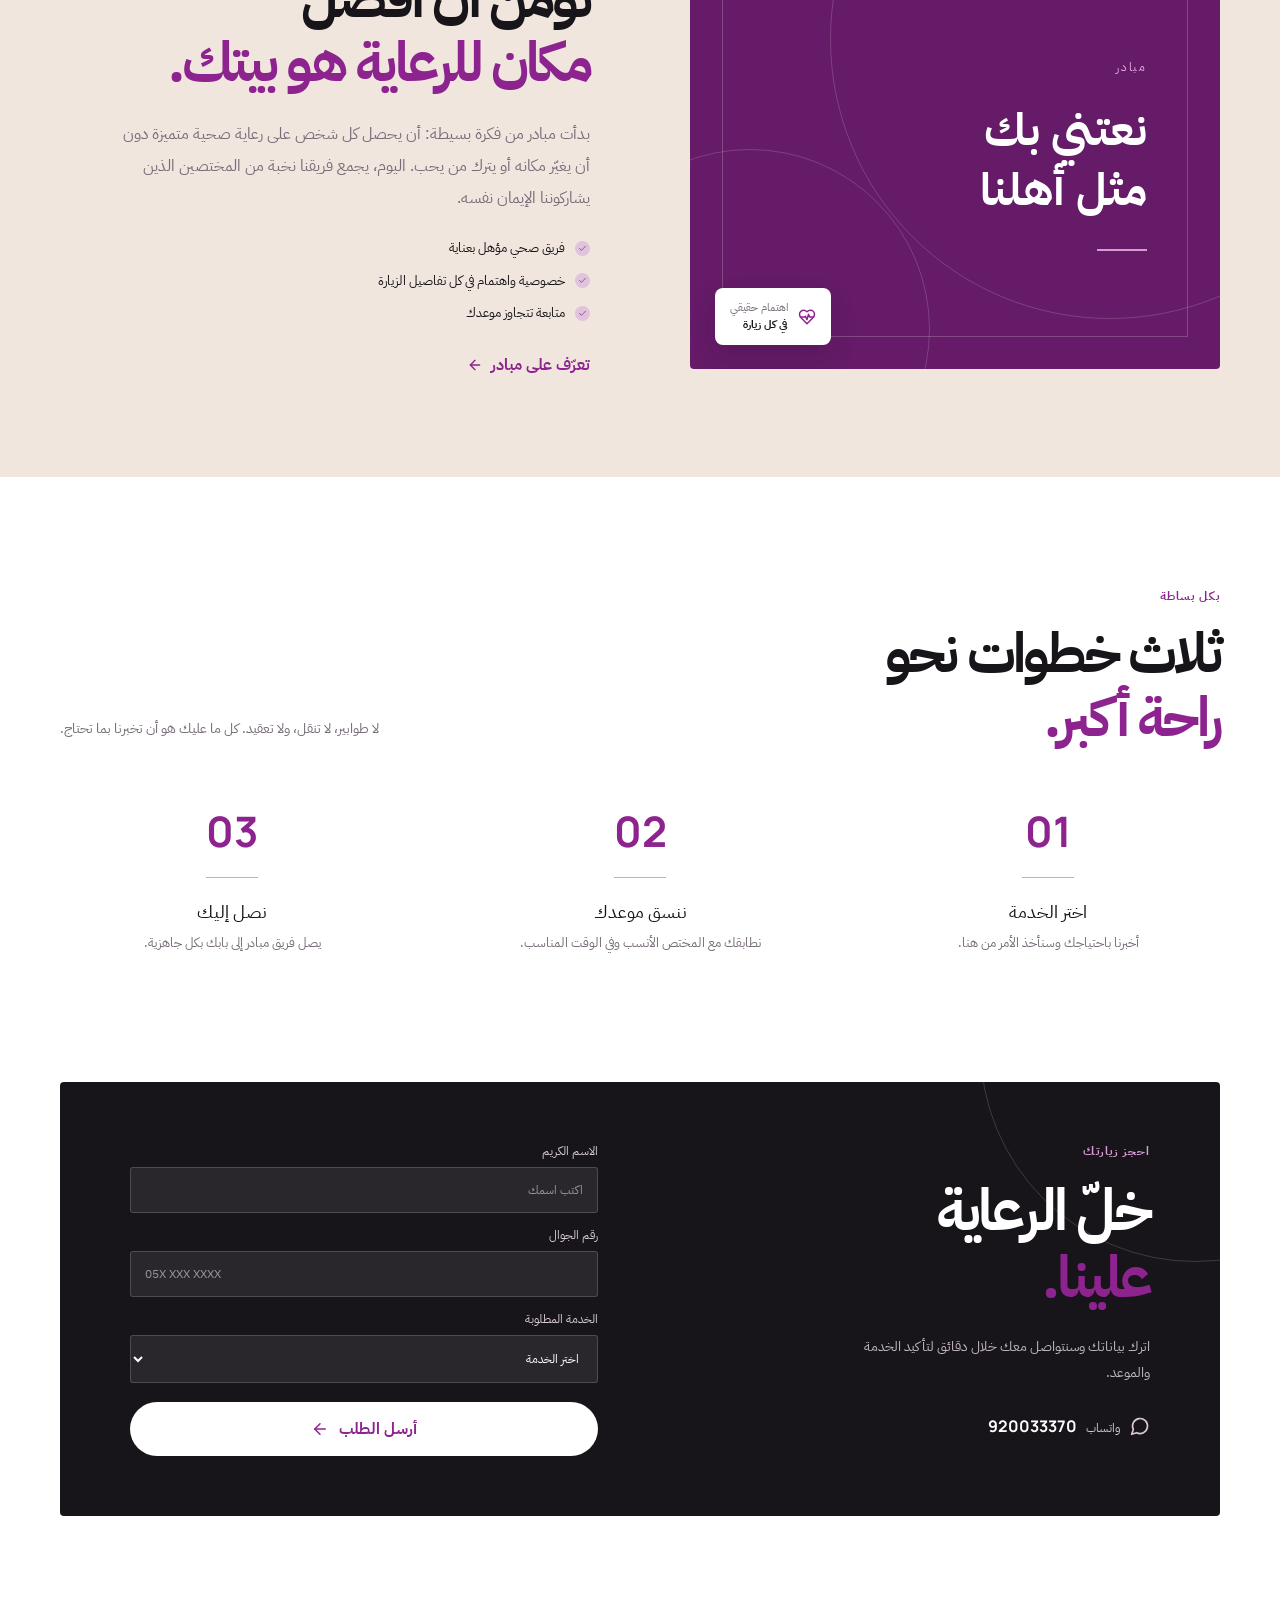
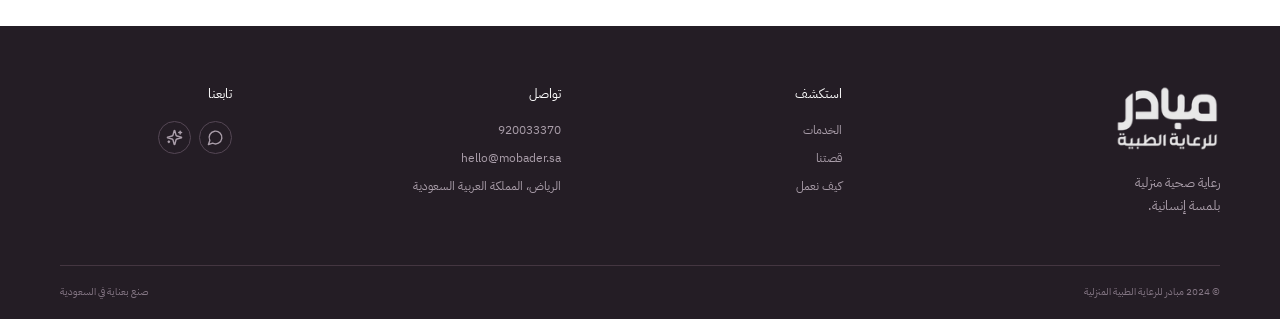
<file: 13/index.html>
<!doctype html>
<html lang="ar" dir="rtl">
<head>
  <meta charset="utf-8">
  <meta name="viewport" content="width=device-width, initial-scale=1">
  <title>مبادر | رعاية صحية منزلية تصل إلى بابك</title>
  <meta name="description" content="رعاية صحية منزلية إنسانية وموثوقة من أطباء وممرضين ومرافقين صحيين مؤهلين في الرياض.">
  <meta name="theme-color" content="#8d238e">
  <meta name="color-scheme" content="light">
  <link rel="icon" href="logo.png">
  <link rel="apple-touch-icon" href="logo.png">
  <link rel="preconnect" href="https://fonts.googleapis.com">
  <link rel="preconnect" href="https://fonts.gstatic.com" crossorigin>
  <link rel="stylesheet" href="https://fonts.googleapis.com/css2?family=IBM+Plex+Sans+Arabic:wght@400;500;600;700&family=Manrope:wght@500;600;700;800&display=swap">
  <link rel="stylesheet" href="style.css">
</head>
<body>
<main dir="rtl" class="site-shell">

  <!-- Pattern: mobader/header -->
  <header class="site-header">
    <div class="container nav-wrap">
      <a href="#top" class="brand" aria-label="مبادر للرعاية الطبية المنزلية"><img src="logo.png" alt="مبادر للرعاية الطبية المنزلية"></a>
      <nav class="main-nav" id="main-nav" aria-label="التنقل الرئيسي">
        <a href="#services">الخدمات</a>
        <a href="#story">قصتنا</a>
        <a href="#how-it-works">كيف نعمل</a>
        <a href="#contact">تواصل معنا</a>
      </nav>
      <div class="nav-actions">
        <a class="phone-link" href="tel:920033370"><svg class="icon icon-phone" xmlns="http://www.w3.org/2000/svg" width="16" height="16" viewBox="0 0 24 24" fill="none" stroke="currentColor" stroke-width="2" stroke-linecap="round" stroke-linejoin="round" aria-hidden="true"><path d="M22 16.92v3a2 2 0 0 1-2.18 2 19.79 19.79 0 0 1-8.63-3.07 19.5 19.5 0 0 1-6-6 19.79 19.79 0 0 1-3.07-8.67A2 2 0 0 1 4.11 2h3a2 2 0 0 1 2 1.72 12.84 12.84 0 0 0 .7 2.81 2 2 0 0 1-.45 2.11L8.09 9.91a16 16 0 0 0 6 6l1.27-1.27a2 2 0 0 1 2.11-.45 12.84 12.84 0 0 0 2.81.7A2 2 0 0 1 22 16.92z"/></svg> 920033370</a>
        <a class="button button-primary button-small" href="#booking">احجز الآن <svg class="icon icon-arrow-left" xmlns="http://www.w3.org/2000/svg" width="16" height="16" viewBox="0 0 24 24" fill="none" stroke="currentColor" stroke-width="2" stroke-linecap="round" stroke-linejoin="round" aria-hidden="true"><path d="m12 19-7-7 7-7"/><path d="M19 12H5"/></svg></a>
        <button class="menu-toggle" type="button" aria-controls="main-nav" aria-label="فتح القائمة" aria-expanded="false">
          <svg class="icon icon-menu" xmlns="http://www.w3.org/2000/svg" width="23" height="23" viewBox="0 0 24 24" fill="none" stroke="currentColor" stroke-width="2" stroke-linecap="round" stroke-linejoin="round" aria-hidden="true"><line x1="4" x2="20" y1="12" y2="12"/><line x1="4" x2="20" y1="6" y2="6"/><line x1="4" x2="20" y1="18" y2="18"/></svg>
          <svg class="icon icon-x" hidden xmlns="http://www.w3.org/2000/svg" width="23" height="23" viewBox="0 0 24 24" fill="none" stroke="currentColor" stroke-width="2" stroke-linecap="round" stroke-linejoin="round" aria-hidden="true"><path d="M18 6 6 18"/><path d="m6 6 12 12"/></svg>
        </button>
      </div>
    </div>
  </header>

  <!-- Pattern: mobader/hero -->
  <section id="top" class="hero-section">
    <div class="hero-grid container">
      <div class="hero-copy">
        <div class="hero-kicker"><span>رعاية صحية منزلية</span><span class="kicker-line"></span></div>
        <h1>صحتك،<br><em>في قلب بيتك.</em></h1>
        <p class="hero-lead">نقرّب لك الرعاية الصحية بخبرة إنسانية، ونمنحك وقتك وراحتك وخصوصيتك.</p>
        <div class="hero-actions">
          <a class="button button-primary" href="#booking">ابدأ رحلتك <svg class="icon icon-arrow-left" xmlns="http://www.w3.org/2000/svg" width="18" height="18" viewBox="0 0 24 24" fill="none" stroke="currentColor" stroke-width="2" stroke-linecap="round" stroke-linejoin="round" aria-hidden="true"><path d="m12 19-7-7 7-7"/><path d="M19 12H5"/></svg></a>
          <a class="text-link" href="#services">استكشف الخدمات <svg class="icon icon-arrow-left" xmlns="http://www.w3.org/2000/svg" width="16" height="16" viewBox="0 0 24 24" fill="none" stroke="currentColor" stroke-width="2" stroke-linecap="round" stroke-linejoin="round" aria-hidden="true"><path d="m12 19-7-7 7-7"/><path d="M19 12H5"/></svg></a>
        </div>
        <div class="hero-proof"><svg class="icon icon-shield-check" xmlns="http://www.w3.org/2000/svg" width="18" height="18" viewBox="0 0 24 24" fill="none" stroke="currentColor" stroke-width="2" stroke-linecap="round" stroke-linejoin="round" aria-hidden="true"><path d="M20 13c0 5-3.5 7.5-7.66 8.95a1 1 0 0 1-.67-.01C7.5 20.5 4 18 4 13V6a1 1 0 0 1 1-1c2 0 4.5-1.2 6.24-2.72a1.17 1.17 0 0 1 1.52 0C14.51 3.81 17 5 19 5a1 1 0 0 1 1 1z"/><path d="m9 12 2 2 4-4"/></svg><span>مرخصون وموثوقون</span><i></i> <span>متاحون على مدار الساعة</span></div>
      </div>
      <div class="hero-visual">
        <div class="hero-image-wrap"><img src="hero-home-care.png" alt="ممرضة تقدم الرعاية لمريض في المنزل"></div>
        <div class="hero-badge"><span class="badge-number">4.9</span><span class="stars">★★★★★</span><small>تقييم عملائنا</small></div>
        <div class="hero-caption"><span class="caption-mark">“</span><p>لأن العناية الحقيقية<br>تبدأ بالاستماع.</p></div>
      </div>
    </div>
    <div class="hero-bottom"><div class="container hero-bottom-inner"><span>مبادر للرعاية الطبية المنزلية</span><span class="scroll-prompt"><svg class="icon icon-chevron-left" xmlns="http://www.w3.org/2000/svg" width="16" height="16" viewBox="0 0 24 24" fill="none" stroke="currentColor" stroke-width="2" stroke-linecap="round" stroke-linejoin="round" aria-hidden="true"><path d="m15 18-6-6 6-6"/></svg> مرر لاكتشاف المزيد</span></div></div>
  </section>

  <!-- Pattern: mobader/marquee -->
  <section class="marquee-strip" aria-label="مزايا مبادر"><div>رعاية أقرب</div><span>✦</span><div>خبرة تُطمئن</div><span>✦</span><div>إنسانية في كل زيارة</div><span>✦</span><div>راحتك أولاً</div></section>

  <!-- Pattern: mobader/services -->
  <section id="services" class="section services-section">
    <div class="container">
      <div class="section-intro">
        <div><div class="overline">خدماتنا</div><h2>الرعاية التي تحتاجها،<br><em>حين تحتاجها.</em></h2></div>
        <p>من الزيارة الأولى وحتى التعافي، نرافقك بخدمات صحية منزلية تجمع بين الجودة والاهتمام.</p>
      </div>
      <div class="services-grid">
        <a href="#booking" class="service-card">
          <div class="card-top"><span>01</span><div class="service-icon"><svg class="icon icon-stethoscope" xmlns="http://www.w3.org/2000/svg" width="22" height="22" viewBox="0 0 24 24" fill="none" stroke="currentColor" stroke-width="2" stroke-linecap="round" stroke-linejoin="round" aria-hidden="true"><path d="M11 2v2"/><path d="M5 2v2"/><path d="M5 3H4a2 2 0 0 0-2 2v4a6 6 0 0 0 12 0V5a2 2 0 0 0-2-2h-1"/><path d="M8 15a6 6 0 0 0 12 0v-3"/><circle cx="20" cy="10" r="2"/></svg></div></div>
          <h3>الطبيب المنزلي</h3>
          <p>فحص واستشارة طبية في راحة بيتك، بدون عناء الانتظار.</p>
          <span class="card-arrow"><svg class="icon icon-arrow-up-left" xmlns="http://www.w3.org/2000/svg" width="18" height="18" viewBox="0 0 24 24" fill="none" stroke="currentColor" stroke-width="2" stroke-linecap="round" stroke-linejoin="round" aria-hidden="true"><path d="M7 17V7h10"/><path d="M17 17 7 7"/></svg></span>
        </a>
        <a href="#booking" class="service-card">
          <div class="card-top"><span>02</span><div class="service-icon"><svg class="icon icon-heart-pulse" xmlns="http://www.w3.org/2000/svg" width="22" height="22" viewBox="0 0 24 24" fill="none" stroke="currentColor" stroke-width="2" stroke-linecap="round" stroke-linejoin="round" aria-hidden="true"><path d="M19 14c1.49-1.46 3-3.21 3-5.5A5.5 5.5 0 0 0 16.5 3c-1.76 0-3 .5-4.5 2-1.5-1.5-2.74-2-4.5-2A5.5 5.5 0 0 0 2 8.5c0 2.3 1.5 4.05 3 5.5l7 7Z"/><path d="M3.22 12H9.5l.5-1 2 4.5 2-7 1.5 3.5h5.27"/></svg></div></div>
          <h3>التمريض المنزلي</h3>
          <p>رعاية يومية احترافية مصممة لك ولعائلتك.</p>
          <span class="card-arrow"><svg class="icon icon-arrow-up-left" xmlns="http://www.w3.org/2000/svg" width="18" height="18" viewBox="0 0 24 24" fill="none" stroke="currentColor" stroke-width="2" stroke-linecap="round" stroke-linejoin="round" aria-hidden="true"><path d="M7 17V7h10"/><path d="M17 17 7 7"/></svg></span>
        </a>
        <a href="#booking" class="service-card">
          <div class="card-top"><span>03</span><div class="service-icon"><svg class="icon icon-user-round" xmlns="http://www.w3.org/2000/svg" width="22" height="22" viewBox="0 0 24 24" fill="none" stroke="currentColor" stroke-width="2" stroke-linecap="round" stroke-linejoin="round" aria-hidden="true"><circle cx="12" cy="8" r="5"/><path d="M20 21a8 8 0 0 0-16 0"/></svg></div></div>
          <h3>المرافق الصحي</h3>
          <p>مرافقون موثوقون يضيفون الطمأنينة إلى يومك.</p>
          <span class="card-arrow"><svg class="icon icon-arrow-up-left" xmlns="http://www.w3.org/2000/svg" width="18" height="18" viewBox="0 0 24 24" fill="none" stroke="currentColor" stroke-width="2" stroke-linecap="round" stroke-linejoin="round" aria-hidden="true"><path d="M7 17V7h10"/><path d="M17 17 7 7"/></svg></span>
        </a>
        <a href="#booking" class="service-card">
          <div class="card-top"><span>04</span><div class="service-icon"><svg class="icon icon-sparkles" xmlns="http://www.w3.org/2000/svg" width="22" height="22" viewBox="0 0 24 24" fill="none" stroke="currentColor" stroke-width="2" stroke-linecap="round" stroke-linejoin="round" aria-hidden="true"><path d="M9.937 15.5A2 2 0 0 0 8.5 14.063l-6.135-1.582a.5.5 0 0 1 0-.962L8.5 9.936A2 2 0 0 0 9.937 8.5l1.582-6.135a.5.5 0 0 1 .963 0L14.063 8.5A2 2 0 0 0 15.5 9.937l6.135 1.581a.5.5 0 0 1 0 .964L15.5 14.063a2 2 0 0 0-1.437 1.437l-1.582 6.135a.5.5 0 0 1-.963 0z"/><path d="M20 3v4"/><path d="M22 5h-4"/><path d="M4 17v2"/><path d="M5 18H3"/></svg></div></div>
          <h3>العلاج الطبيعي</h3>
          <p>خطوات مدروسة تساعدك على العودة لحياتك الطبيعية.</p>
          <span class="card-arrow"><svg class="icon icon-arrow-up-left" xmlns="http://www.w3.org/2000/svg" width="18" height="18" viewBox="0 0 24 24" fill="none" stroke="currentColor" stroke-width="2" stroke-linecap="round" stroke-linejoin="round" aria-hidden="true"><path d="M7 17V7h10"/><path d="M17 17 7 7"/></svg></span>
        </a>
      </div>
    </div>
  </section>

  <!-- Pattern: mobader/story -->
  <section id="story" class="story-section">
    <div class="container story-grid">
      <div class="story-visual">
        <div class="story-panel"><span class="panel-label">مبادر</span><strong>نعتني بك<br>مثل أهلنا</strong><span class="panel-line"></span></div>
        <div class="story-note"><svg class="icon icon-heart-pulse" xmlns="http://www.w3.org/2000/svg" width="18" height="18" viewBox="0 0 24 24" fill="none" stroke="currentColor" stroke-width="2" stroke-linecap="round" stroke-linejoin="round" aria-hidden="true"><path d="M19 14c1.49-1.46 3-3.21 3-5.5A5.5 5.5 0 0 0 16.5 3c-1.76 0-3 .5-4.5 2-1.5-1.5-2.74-2-4.5-2A5.5 5.5 0 0 0 2 8.5c0 2.3 1.5 4.05 3 5.5l7 7Z"/><path d="M3.22 12H9.5l.5-1 2 4.5 2-7 1.5 3.5h5.27"/></svg><span>اهتمام حقيقي<br><b>في كل زيارة</b></span></div>
      </div>
      <div class="story-copy">
        <div class="overline">قصتنا</div>
        <h2>نؤمن أن أفضل<br><em>مكان للرعاية هو بيتك.</em></h2>
        <p>بدأت مبادر من فكرة بسيطة: أن يحصل كل شخص على رعاية صحية متميزة دون أن يغيّر مكانه أو يترك من يحب. اليوم، يجمع فريقنا نخبة من المختصين الذين يشاركوننا الإيمان نفسه.</p>
        <ul>
          <li><svg class="icon icon-check" xmlns="http://www.w3.org/2000/svg" width="15" height="15" viewBox="0 0 24 24" fill="none" stroke="currentColor" stroke-width="2" stroke-linecap="round" stroke-linejoin="round" aria-hidden="true"><path d="M20 6 9 17l-5-5"/></svg> فريق صحي مؤهل بعناية</li>
          <li><svg class="icon icon-check" xmlns="http://www.w3.org/2000/svg" width="15" height="15" viewBox="0 0 24 24" fill="none" stroke="currentColor" stroke-width="2" stroke-linecap="round" stroke-linejoin="round" aria-hidden="true"><path d="M20 6 9 17l-5-5"/></svg> خصوصية واهتمام في كل تفاصيل الزيارة</li>
          <li><svg class="icon icon-check" xmlns="http://www.w3.org/2000/svg" width="15" height="15" viewBox="0 0 24 24" fill="none" stroke="currentColor" stroke-width="2" stroke-linecap="round" stroke-linejoin="round" aria-hidden="true"><path d="M20 6 9 17l-5-5"/></svg> متابعة تتجاوز موعدك</li>
        </ul>
        <a class="text-link" href="#contact">تعرّف على مبادر <svg class="icon icon-arrow-left" xmlns="http://www.w3.org/2000/svg" width="16" height="16" viewBox="0 0 24 24" fill="none" stroke="currentColor" stroke-width="2" stroke-linecap="round" stroke-linejoin="round" aria-hidden="true"><path d="m12 19-7-7 7-7"/><path d="M19 12H5"/></svg></a>
      </div>
    </div>
  </section>

  <!-- Pattern: mobader/process -->
  <section id="how-it-works" class="section process-section">
    <div class="container">
      <div class="section-intro centered">
        <div><div class="overline">بكل بساطة</div><h2>ثلاث خطوات نحو<br><em>راحة أكبر.</em></h2></div>
        <p>لا طوابير، لا تنقل، ولا تعقيد. كل ما عليك هو أن تخبرنا بما تحتاج.</p>
      </div>
      <div class="steps-grid">
        <div class="step"><span class="step-number">01</span><div class="step-rule"></div><h3>اختر الخدمة</h3><p>أخبرنا باحتياجك وسنأخذ الأمر من هنا.</p></div>
        <div class="step"><span class="step-number">02</span><div class="step-rule"></div><h3>ننسق موعدك</h3><p>نطابقك مع المختص الأنسب وفي الوقت المناسب.</p></div>
        <div class="step"><span class="step-number">03</span><div class="step-rule"></div><h3>نصل إليك</h3><p>يصل فريق مبادر إلى بابك بكل جاهزية.</p></div>
      </div>
    </div>
  </section>

  <!-- Pattern: mobader/booking -->
  <section id="booking" class="booking-section">
    <div class="container booking-card">
      <div class="booking-copy">
        <div class="overline light">احجز زيارتك</div>
        <h2>خلّ الرعاية<br><em>علينا.</em></h2>
        <p>اترك بياناتك وسنتواصل معك خلال دقائق لتأكيد الخدمة والموعد.</p>
        <div class="booking-contact"><svg class="icon icon-message-circle" xmlns="http://www.w3.org/2000/svg" width="20" height="20" viewBox="0 0 24 24" fill="none" stroke="currentColor" stroke-width="2" stroke-linecap="round" stroke-linejoin="round" aria-hidden="true"><path d="M7.9 20A9 9 0 1 0 4 16.1L2 22Z"/></svg><span>واتساب <b>920033370</b></span></div>
      </div>
      <form class="booking-form" action="#" novalidate>
        <label>الاسم الكريم<input type="text" placeholder="اكتب اسمك"></label>
        <label>رقم الجوال<input type="tel" placeholder="05X XXX XXXX"></label>
        <label>الخدمة المطلوبة<select><option value="" disabled selected>اختر الخدمة</option><option>الطبيب المنزلي</option><option>التمريض المنزلي</option><option>المرافق الصحي</option><option>العلاج الطبيعي</option></select></label>
        <button class="button button-light" type="submit">أرسل الطلب <svg class="icon icon-arrow-left" xmlns="http://www.w3.org/2000/svg" width="18" height="18" viewBox="0 0 24 24" fill="none" stroke="currentColor" stroke-width="2" stroke-linecap="round" stroke-linejoin="round" aria-hidden="true"><path d="m12 19-7-7 7-7"/><path d="M19 12H5"/></svg></button>
      </form>
    </div>
  </section>

  <!-- Pattern: mobader/footer -->
  <footer id="contact" class="site-footer">
    <div class="container footer-grid">
      <div><img class="footer-logo" src="logo.png" alt="مبادر"><p>رعاية صحية منزلية<br>بلمسة إنسانية.</p></div>
      <div><h3>استكشف</h3><a href="#services">الخدمات</a><a href="#story">قصتنا</a><a href="#how-it-works">كيف نعمل</a></div>
      <div><h3>تواصل</h3><a href="tel:920033370">920033370</a><a href="mailto:hello@mobader.sa">hello@mobader.sa</a><span>الرياض، المملكة العربية السعودية</span></div>
      <div><h3>تابعنا</h3><div class="social-row">
        <a href="#contact" aria-label="واتساب"><svg class="icon icon-message-circle" xmlns="http://www.w3.org/2000/svg" width="17" height="17" viewBox="0 0 24 24" fill="none" stroke="currentColor" stroke-width="2" stroke-linecap="round" stroke-linejoin="round" aria-hidden="true"><path d="M7.9 20A9 9 0 1 0 4 16.1L2 22Z"/></svg></a>
        <a href="#contact" aria-label="انستغرام"><svg class="icon icon-sparkles" xmlns="http://www.w3.org/2000/svg" width="17" height="17" viewBox="0 0 24 24" fill="none" stroke="currentColor" stroke-width="2" stroke-linecap="round" stroke-linejoin="round" aria-hidden="true"><path d="M9.937 15.5A2 2 0 0 0 8.5 14.063l-6.135-1.582a.5.5 0 0 1 0-.962L8.5 9.936A2 2 0 0 0 9.937 8.5l1.582-6.135a.5.5 0 0 1 .963 0L14.063 8.5A2 2 0 0 0 15.5 9.937l6.135 1.581a.5.5 0 0 1 0 .964L15.5 14.063a2 2 0 0 0-1.437 1.437l-1.582 6.135a.5.5 0 0 1-.963 0z"/><path d="M20 3v4"/><path d="M22 5h-4"/><path d="M4 17v2"/><path d="M5 18H3"/></svg></a>
      </div></div>
    </div>
    <div class="container footer-bottom"><span>© 2024 مبادر للرعاية الطبية المنزلية</span><span>صنع بعناية في السعودية</span></div>
  </footer>

  <!-- Pattern: mobader/floating-whatsapp -->
  <a class="floating-whatsapp" href="https://wa.me/966920033370" aria-label="تواصل عبر واتساب"><svg class="icon icon-message-circle" xmlns="http://www.w3.org/2000/svg" width="24" height="24" viewBox="0 0 24 24" fill="none" stroke="currentColor" stroke-width="2" stroke-linecap="round" stroke-linejoin="round" aria-hidden="true"><path d="M7.9 20A9 9 0 1 0 4 16.1L2 22Z"/></svg></a>
</main>
<script src="app.js" defer></script>
</body>
</html>
</file>
<file: 07/style.css>
*, ::before, ::after { box-sizing: border-box; margin: 0; padding: 0; border: 0 solid; }
html { line-height: 1.5; -webkit-text-size-adjust: 100%; tab-size: 4; -webkit-tap-highlight-color: transparent; scroll-behavior: smooth; }
body {
  margin: 0;
  background: var(--cream);
  color: var(--ink);
  font-family: 'IBM Plex Sans Arabic', sans-serif;
  -webkit-font-smoothing: antialiased;
  -moz-osx-font-smoothing: grayscale;
}
h1, h2, h3, h4, h5, h6 { font-size: inherit; font-weight: inherit; }
a { color: inherit; text-decoration: none; }
b, strong { font-weight: bolder; }
small { font-size: 80%; }
ol, ul, menu { list-style: none; }
img, svg, video { display: block; vertical-align: middle; }
img, video { max-width: 100%; height: auto; }
button, input, select, optgroup, textarea { font: inherit; letter-spacing: inherit; color: inherit; border-radius: 0; background-color: transparent; opacity: 1; }
::placeholder { opacity: 1; }
[hidden] { display: none !important; }


:root { --plum: #8d238e; --plum-dark: #651b68; --lavender: #f1e6f0; --ink: #2d2430; --muted: #756d75; --cream: #fcfaf8; --line: #eadfe9; --green: #25c58a; }
* { box-sizing: border-box; }
html { scroll-behavior: smooth; }
body { margin: 0; background: var(--cream); color: var(--ink); font-family: 'IBM Plex Sans Arabic', sans-serif; }
a { color: inherit; text-decoration: none; }
button, input, select { font: inherit; }
.container { width: min(1160px, calc(100% - 48px)); margin-inline: auto; }
.site-shell { overflow: hidden; }
.site-header { height: 88px; background: rgba(255,255,255,.82); -webkit-backdrop-filter: blur(16px); backdrop-filter: blur(16px); position: absolute; inset: 0 0 auto; z-index: 10; border-bottom: 1px solid rgba(255,255,255,.35); }
.nav-wrap { height: 88px; display: flex; align-items: center; gap: 48px; }
.brand img { width: 118px; height: auto; display: block; }
.main-nav { display: flex; align-items: center; gap: 34px; font-size: 15px; color: #514551; flex: 1; }
.main-nav a { transition: color .2s ease; }
.main-nav a:hover, .phone-link:hover { color: var(--plum); }
.nav-actions { display: flex; align-items: center; gap: 22px; }
.phone-link { direction: ltr; display: flex; align-items: center; gap: 7px; font-family: Manrope, sans-serif; font-size: 13px; color: #5b505a; }
.button { display: inline-flex; justify-content: center; align-items: center; gap: 10px; border: 0; cursor: pointer; border-radius: 999px; padding: 15px 25px; font-weight: 700; transition: transform .2s, box-shadow .2s, background .2s; }
.button:hover { transform: translateY(-2px); }
.button-primary { color: white; background: var(--plum); box-shadow: 0 10px 24px rgba(141,35,142,.19); }
.button-primary:hover { background: var(--plum-dark); }
.button-small { padding: 12px 19px; font-size: 14px; }
.button-light { background: white; color: var(--plum); width: 100%; margin-top: 5px; }
.menu-toggle { display: none; background: none; border: 0; color: var(--plum); }
.hero-section { min-height: 710px; padding-top: 150px; position: relative; background: linear-gradient(115deg, #fbf4fa 0%, #f3e8f2 58%, #ede0ee 100%); }
.hero-grid { display: grid; grid-template-columns: .9fr 1.1fr; align-items: center; min-height: 520px; gap: 44px; }
.hero-copy { position: relative; z-index: 2; padding-top: 12px; }
.eyebrow { color: var(--plum); text-transform: uppercase; letter-spacing: .04em; font-size: 13px; font-weight: 700; display: flex; align-items: center; gap: 9px; margin-bottom: 20px; }
.eyebrow-dot { width: 8px; height: 8px; background: var(--plum); border-radius: 50%; display: inline-block; }
.eyebrow.light { color: #eeccef; }
.hero-copy h1, h2 { font-family: 'IBM Plex Sans Arabic', sans-serif; line-height: 1.14; letter-spacing: -.04em; margin: 0; font-weight: 700; }
.hero-copy h1 { font-size: clamp(47px, 5.5vw, 78px); color: var(--ink); }
h1 span, h2 span { color: var(--plum); }
.hero-lead { color: var(--muted); max-width: 460px; font-size: 18px; line-height: 1.9; margin: 24px 0 30px; }
.hero-actions { display: flex; align-items: center; gap: 26px; }
.text-link { color: var(--plum); font-weight: 700; display: inline-flex; gap: 9px; align-items: center; }
.text-link:hover { gap: 13px; }
.trust-row { display: flex; align-items: center; gap: 12px; margin-top: 48px; color: #5a4e59; }
.trust-row strong, .trust-row small { display: block; font-size: 12px; }
.trust-row small { color: #9b8f9a; margin-top: 3px; }
.avatar-stack { display: flex; direction: ltr; }
.avatar-stack span { width: 30px; height: 30px; display: grid; place-items: center; border: 2px solid #f8eff7; border-radius: 50%; margin-left: -8px; background: #ce9fca; font-size: 10px; color: white; }
.avatar-stack span:nth-child(2) { background: #d6b27e; }.avatar-stack span:nth-child(3) { background: #8999ad; }.avatar-stack .avatar-more { background: var(--plum); }
.hero-visual { min-height: 525px; display: grid; place-items: center; position: relative; }
.hero-image-wrap { position: relative; width: min(100%, 550px); height: 510px; border-radius: 280px 280px 38px 38px; overflow: hidden; box-shadow: 0 28px 60px rgba(80,34,74,.18); transform: rotate(2deg); z-index: 1; }
.hero-image-wrap img { width: 100%; height: 100%; object-fit: cover; object-position: center; transform: rotate(-2deg) scale(1.04); }
.hero-image-wrap:after { content: ''; position: absolute; inset: 0; background: linear-gradient(180deg, transparent 45%, rgba(67,27,61,.28)); pointer-events: none; }
.hero-note { position: absolute; background: rgba(255,255,255,.94); border: 1px solid rgba(255,255,255,.8); border-radius: 16px; display: flex; align-items: center; gap: 11px; padding: 14px 17px; box-shadow: 0 15px 35px rgba(64,28,61,.14); z-index: 2; transform: rotate(-2deg); }
.hero-note svg { color: var(--plum); }.hero-note b, .hero-note span { display: block; }.hero-note b { font-size: 12px; }.hero-note span { color: #988d96; font-size: 10px; margin-top: 3px; }.note-top { right: -18px; top: 94px; }.note-bottom { left: -26px; bottom: 68px; }
.hero-orbit { border: 1px solid rgba(141,35,142,.18); border-radius: 50%; position: absolute; }.orbit-one { width: 600px; height: 600px; }.orbit-two { width: 690px; height: 690px; }
.hero-wave { position: absolute; bottom: -1px; height: 55px; width: 100%; background: var(--cream); clip-path: ellipse(65% 100% at 50% 100%); }
.stats-strip { background: var(--cream); padding: 29px 0 39px; }.stats-grid { display: grid; grid-template-columns: repeat(4, 1fr); border-bottom: 1px solid var(--line); padding-bottom: 34px; }.stats-grid div { text-align: center; border-left: 1px solid var(--line); }.stats-grid div:last-child { border-left: 0; }.stats-grid strong { display: block; color: var(--plum); font: 700 24px Manrope, sans-serif; direction: ltr; }.stats-grid span { color: var(--muted); font-size: 12px; display: block; margin-top: 6px; }
.section { padding: 105px 0; }.section-heading { display: flex; justify-content: space-between; align-items: end; gap: 40px; margin-bottom: 52px; }.section-heading h2, .why-copy h2, .center-heading h2 { font-size: clamp(35px, 4.1vw, 54px); }.section-heading > p { max-width: 335px; color: var(--muted); line-height: 1.9; font-size: 15px; margin: 0 0 8px; }.services-grid { display: grid; grid-template-columns: repeat(4, 1fr); gap: 16px; }.service-card { position: relative; min-height: 230px; background: white; border: 1px solid #f0e8ef; border-radius: 22px; padding: 25px 23px; transition: transform .25s, border .25s, box-shadow .25s; }.service-card:hover { transform: translateY(-8px); border-color: #d8b5d5; box-shadow: 0 20px 45px rgba(102,35,100,.1); }.service-icon { width: 51px; height: 51px; display: grid; place-items: center; background: var(--lavender); color: var(--plum); border-radius: 15px; margin-bottom: 26px; }.service-card h3 { margin: 0 0 9px; font-size: 18px; }.service-card p { margin: 0; color: var(--muted); line-height: 1.8; font-size: 13px; max-width: 190px; }.card-arrow { position: absolute; bottom: 22px; left: 22px; color: var(--plum); }
.why-section { background: #f3e7f1; }.why-grid { display: grid; grid-template-columns: 1fr 1fr; gap: 90px; align-items: center; }.why-art { height: 430px; position: relative; background: radial-gradient(circle at 55% 40%, #ca94c7, #9b4a98 55%, #7d2a7d 100%); border-radius: 26px; overflow: hidden; display: flex; justify-content: center; align-items: center; }.why-art:after { content:''; position:absolute; inset:22px; border:1px solid rgba(255,255,255,.2); border-radius:20px; }.art-quote { color: white; font-size: 47px; font-weight: 700; line-height: 1.25; text-align: center; z-index: 1; }.art-card { position: absolute; bottom: 25px; left: 25px; background: white; border-radius: 16px; padding: 15px 18px; display: flex; align-items: center; gap: 12px; z-index: 2; box-shadow: 0 15px 25px rgba(54,20,52,.15); }.art-icon { color: var(--plum); }.art-card strong, .art-card span { display:block; font-size:12px; }.art-card span { color: var(--muted); }.why-copy p { color: var(--muted); line-height: 2; max-width: 470px; margin: 23px 0; }.why-copy ul { list-style: none; padding: 0; margin: 0 0 31px; display: grid; gap: 14px; font-size: 14px; }.why-copy li { display: flex; align-items: center; gap: 11px; }.why-copy li svg { background: #dec8dc; color: var(--plum); border-radius: 50%; padding: 3px; }
.process-section { background: white; }.center-heading { text-align: center; margin-bottom: 55px; }.center-heading .eyebrow { justify-content: center; }.steps-grid { display: grid; grid-template-columns: repeat(3, 1fr); gap: 75px; }.step { position: relative; text-align: center; }.step-number { color: var(--plum); font: 700 39px Manrope, sans-serif; }.step-line { width: 55px; height: 1px; background: #dcbadb; margin: 15px auto 20px; }.step h3 { font-size: 18px; margin: 0 0 8px; }.step p { font-size: 13px; color: var(--muted); margin: 0; }.step-arrow { position: absolute; top: 27px; left: -61px; color: #d2b1d0; }
.booking-section { padding: 20px 0 110px; background: white; }.booking-card { background: var(--plum); border-radius: 28px; padding: 58px 70px; color: white; display: grid; grid-template-columns: 1fr 1fr; gap: 90px; position: relative; overflow: hidden; }.booking-card:after { content: ''; position: absolute; width: 350px; height: 350px; border: 1px solid rgba(255,255,255,.12); border-radius: 50%; left: -100px; bottom: -190px; }.booking-card h2 { color: white; font-size: 54px; }.booking-card p { color: #e5cce4; max-width: 320px; line-height: 1.9; font-size: 14px; margin: 20px 0 29px; }.booking-contact { display: flex; align-items: center; gap: 11px; color: #f1dff0; font-size: 12px; }.booking-contact b { direction: ltr; display: inline-block; color: white; font: 700 17px Manrope, sans-serif; margin-top: 4px; }.booking-form { display: grid; gap: 14px; z-index: 1; }.booking-form label { color: #f2def1; font-size: 12px; display: grid; gap: 7px; }.booking-form input, .booking-form select { color: white; background: rgba(255,255,255,.12); border: 1px solid rgba(255,255,255,.2); border-radius: 10px; padding: 13px 14px; outline: none; }.booking-form input::placeholder { color: #dcb9da; }.booking-form select option { color: var(--ink); }
.site-footer { background: #281b29; color: white; padding: 62px 0 22px; }.footer-grid { display: grid; grid-template-columns: 1.5fr 1fr 1.3fr .7fr; gap: 35px; padding-bottom: 50px; }.footer-logo { width: 110px; filter: brightness(0) invert(1); opacity: .92; }.footer-grid p { color: #b6a6b4; font-size: 13px; line-height: 1.8; margin-top: 20px; }.footer-grid h3 { font-size: 14px; margin: 0 0 18px; }.footer-grid a, .footer-grid span { display: block; color: #b6a6b4; font-size: 12px; margin-bottom: 11px; }.footer-grid a:hover { color: white; }.social-row { display: flex; gap: 8px; }.social-row a { border: 1px solid #594857; width: 34px; height: 34px; border-radius: 50%; display: grid; place-items: center; }.footer-bottom { padding-top: 20px; border-top: 1px solid #453746; display: flex; justify-content: space-between; color: #887887; font-size: 10px; }.floating-whatsapp { position: fixed; bottom: 23px; left: 23px; z-index: 20; width: 55px; height: 55px; background: var(--green); color: white; display: grid; place-items: center; border-radius: 50%; box-shadow: 0 8px 20px rgba(37,197,138,.35); }
@media (max-width: 900px) { .main-nav { gap: 18px; }.phone-link { display: none; }.hero-grid { grid-template-columns: 1fr 1fr; gap: 20px; }.hero-image-wrap { height: 450px; }.services-grid { grid-template-columns: repeat(2, 1fr); }.why-grid { gap: 45px; }.booking-card { gap: 40px; padding: 45px; } }
@media (max-width: 700px) { .container { width: min(100% - 34px, 560px); }.site-header, .nav-wrap { height: 74px; }.nav-wrap { gap: 0; justify-content: space-between; }.brand img { width: 95px; }.main-nav { display: none; position: absolute; top: 69px; right: 17px; left: 17px; background: white; box-shadow: 0 15px 35px rgba(60,30,55,.12); border-radius: 16px; padding: 18px; flex-direction: column; align-items: stretch; gap: 0; }.main-nav.is-open { display: flex; }.main-nav a { padding: 11px; border-bottom: 1px solid #f2e9f1; }.main-nav a:last-child { border: 0; }.nav-actions { gap: 8px; }.button-small { padding: 9px 12px; font-size: 11px; }.menu-toggle { display: block; }.hero-section { padding-top: 112px; }.hero-grid { grid-template-columns: 1fr; min-height: auto; }.hero-copy { text-align: right; }.hero-copy h1 { font-size: 50px; }.hero-lead { font-size: 15px; }.hero-actions { flex-wrap: wrap; gap: 18px; }.trust-row { margin-top: 30px; }.hero-visual { min-height: 395px; margin-top: 20px; }.hero-image-wrap { width: 88%; height: 370px; }.hero-note { transform: scale(.82) rotate(-2deg); }.note-top { right: -18px; top: 45px; }.note-bottom { left: -15px; bottom: 36px; }.hero-orbit { width: 420px; height: 420px; }.stats-grid { grid-template-columns: repeat(2, 1fr); gap: 24px 0; }.stats-grid div:nth-child(2) { border-left: 0; }.section { padding: 75px 0; }.section-heading { display: block; }.section-heading > p { margin-top: 19px; }.section-heading h2, .why-copy h2, .center-heading h2 { font-size: 37px; }.services-grid { grid-template-columns: 1fr 1fr; gap: 11px; }.service-card { min-height: 220px; padding: 19px 16px; }.service-card h3 { font-size: 16px; }.service-card p { font-size: 12px; }.why-grid, .booking-card { grid-template-columns: 1fr; gap: 42px; }.why-art { height: 300px; order: 2; }.art-quote { font-size: 38px; }.steps-grid { grid-template-columns: 1fr; gap: 30px; }.step-arrow { display: none; }.booking-section { padding-bottom: 75px; }.booking-card { padding: 38px 24px; }.booking-card h2 { font-size: 43px; }.footer-grid { grid-template-columns: 1fr 1fr; gap: 30px 20px; }.footer-bottom { gap: 20px; flex-direction: column; }.floating-whatsapp { left: 16px; bottom: 16px; width: 50px; height: 50px; } }
</file>
<file: assets/tokens.css>
:root {
  
  --plum-50:  #FBF3FA;
  --plum-100: #F5E4F3;
  --plum-200: #EBC8E8;
  --plum-300: #DB9FD6;
  --plum-400: #C46BBD;
  --plum-500: #A83AA2;
  --plum-600: #92258E; 
  --plum-700: #771D74;
  --plum-800: #5E185C;
  --plum-900: #45123F;
  --plum-950: #2A0A28;

  
  --gray-50:  #F7F7F8;
  --gray-100: #EEEEF0;
  --gray-200: #DEDEE2;
  --gray-300: #C4C5CA;
  --gray-400: #9FA0A6;
  --gray-500: #7F8084; 
  --gray-600: #64656A;
  --gray-700: #4B4C51;
  --gray-800: #2F3034;
  --gray-900: #1C1C20;
  --gray-950: #121215;

  
  --teal-600: #0E8A7A;
  --teal-100: #DDF3EF;
  --sand-50:  #FBF7F2;
  --sand-100: #F4ECE2;
  --amber-500:#E8A23B;
  --green-600:#16A34A;

  
  --fs-xs: .8125rem;
  --fs-sm: .9375rem;
  --fs-md: 1.0625rem;
  --fs-lg: 1.25rem;
  --fs-xl: 1.5rem;
  --fs-2xl: clamp(1.75rem, 1.3rem + 1.6vw, 2.5rem);
  --fs-3xl: clamp(2.25rem, 1.5rem + 3vw, 3.75rem);

  
  --sp-1: 4px;  --sp-2: 8px;  --sp-3: 12px; --sp-4: 16px;
  --sp-5: 24px; --sp-6: 32px; --sp-7: 48px; --sp-8: 64px; --sp-9: 96px;

  --container: 1200px;
  --shadow-sm: 0 1px 2px rgb(30 10 30 / .06), 0 1px 3px rgb(30 10 30 / .06);
  --shadow-md: 0 8px 24px -8px rgb(70 18 63 / .18);
  --shadow-lg: 0 24px 60px -20px rgb(70 18 63 / .30);
  --ease: cubic-bezier(.2,.7,.2,1);
}


[data-style="a"] {
  --font: "IBM Plex Sans Arabic", system-ui, sans-serif;
  --radius-sm: 10px; --radius: 16px; --radius-lg: 24px; --radius-pill: 999px;

  --bg: #FFFFFF;
  --surface: #FFFFFF;
  --surface-2: var(--gray-50);
  --surface-tint: var(--plum-50);
  --text: var(--gray-900);
  --text-muted: var(--gray-600);
  --border: var(--gray-200);
  --primary: var(--plum-600);
  --primary-hover: var(--plum-700);
  --on-primary: #FFFFFF;
  --primary-soft: var(--plum-100);
  --primary-text: var(--plum-700);
  --accent: var(--teal-600);
  --accent-soft: var(--teal-100);

  --hero-bg: linear-gradient(180deg, var(--plum-50) 0%, #FFFFFF 100%);
  --hero-ink: var(--gray-900);
  --hero-muted: var(--gray-600);
  --band-bg: var(--plum-900);
  --band-ink: #FFFFFF;
}


[data-style="b"] {
  --font: "Tajawal", system-ui, sans-serif;
  --radius-sm: 14px; --radius: 22px; --radius-lg: 32px; --radius-pill: 999px;

  --bg: var(--sand-50);
  --surface: #FFFFFF;
  --surface-2: var(--sand-100);
  --surface-tint: #F8ECF2;
  --text: #2A1F27;
  --text-muted: #6B5E66;
  --border: #EADFD6;
  --primary: var(--plum-600);
  --primary-hover: var(--plum-700);
  --on-primary: #FFFFFF;
  --primary-soft: #F6E3EF;
  --primary-text: var(--plum-700);
  --accent: #C77B2E;
  --accent-soft: #FBEBD8;

  --hero-bg: radial-gradient(1200px 500px at 85% 0%, #F6DDEB 0%, transparent 60%), var(--sand-50);
  --hero-ink: #2A1F27;
  --hero-muted: #6B5E66;
  --band-bg: var(--plum-600);
  --band-ink: #FFFFFF;
}


[data-style="c"] {
  --font: "Readex Pro", system-ui, sans-serif;
  --radius-sm: 8px; --radius: 12px; --radius-lg: 20px; --radius-pill: 999px;

  --bg: #FFFFFF;
  --surface: #FFFFFF;
  --surface-2: #FAF7FA;
  --surface-tint: var(--plum-50);
  --text: #1B1220;
  --text-muted: #5F5866;
  --border: #E9E3EA;
  --primary: var(--plum-600);
  --primary-hover: var(--plum-700);
  --on-primary: #FFFFFF;
  --primary-soft: var(--plum-100);
  --primary-text: var(--plum-700);
  --accent: #F4B6EE;
  --accent-soft: var(--plum-50);

  --hero-bg: radial-gradient(900px 500px at 10% 110%, #92258E 0%, transparent 60%), linear-gradient(160deg, #45123F 0%, #2A0A28 100%);
  --hero-ink: #FFFFFF;
  --hero-muted: #E2C6DF;
  --band-bg: var(--plum-950);
  --band-ink: #FFFFFF;
}
</file>
<file: assets/site.css>
*, *::before, *::after { box-sizing: border-box; }
html { scroll-behavior: smooth; -webkit-text-size-adjust: 100%; }
body {
  margin: 0; font-family: var(--font); font-size: var(--fs-md); line-height: 1.7;
  color: var(--text); background: var(--bg);
  -webkit-font-smoothing: antialiased; text-rendering: optimizeLegibility;
  transition: background .3s var(--ease), color .3s var(--ease);
}
img { max-width: 100%; display: block; }
a { color: inherit; text-decoration: none; }
h1, h2, h3, h4 { margin: 0; line-height: 1.3; font-weight: 700; letter-spacing: -.01em; }
p { margin: 0; }
button, input, select, textarea { font: inherit; color: inherit; }
.icon { width: 1.25em; height: 1.25em; flex: none; stroke: currentColor; fill: none; stroke-width: 1.8; stroke-linecap: round; stroke-linejoin: round; }
.container { width: min(100% - 40px, var(--container)); margin-inline: auto; }
.sr-only { position: absolute; width: 1px; height: 1px; overflow: hidden; clip: rect(0 0 0 0); }
:focus-visible { outline: 3px solid var(--plum-300); outline-offset: 2px; border-radius: 6px; }


.btn {
  display: inline-flex; align-items: center; justify-content: center; gap: 10px;
  min-height: 48px; padding: 0 22px; border-radius: var(--radius-pill);
  font-weight: 600; font-size: var(--fs-sm); border: 1.5px solid transparent; cursor: pointer;
  transition: background .2s var(--ease), transform .2s var(--ease), box-shadow .2s var(--ease), border-color .2s;
  white-space: nowrap;
}
.btn:active { transform: translateY(1px); }
.btn-primary { background: var(--primary); color: var(--on-primary); box-shadow: var(--shadow-md); }
.btn-primary:hover { background: var(--primary-hover); }
.btn-ghost { background: transparent; border-color: var(--border); color: var(--text); }
.btn-ghost:hover { border-color: var(--primary); color: var(--primary-text); }
.btn-wa { background: #1FAF54; color: #fff; }
.btn-wa:hover { background: #17964A; }
.btn-lg { min-height: 56px; padding: 0 28px; font-size: var(--fs-md); }
.btn-block { width: 100%; }

.eyebrow {
  display: inline-flex; align-items: center; gap: 8px; padding: 6px 14px; border-radius: var(--radius-pill);
  background: var(--primary-soft); color: var(--primary-text); font-size: var(--fs-xs); font-weight: 600;
}
.section { padding-block: var(--sp-9); }
.section-head { display: flex; align-items: end; justify-content: space-between; gap: 24px; margin-bottom: var(--sp-7); flex-wrap: wrap; }
.section-head h2 { font-size: var(--fs-2xl); margin-top: 14px; }
.section-head p { color: var(--text-muted); max-width: 52ch; margin-top: 10px; }
.link-more { display: inline-flex; align-items: center; gap: 6px; color: var(--primary-text); font-weight: 600; font-size: var(--fs-sm); }
.link-more:hover { gap: 10px; }
.link-more, .link-more .icon { transition: gap .2s var(--ease); }


.topbar { background: var(--band-bg); color: var(--band-ink); font-size: var(--fs-xs); }
.topbar .container { display: flex; align-items: center; justify-content: space-between; min-height: 40px; gap: 16px; }
.topbar span { display: inline-flex; align-items: center; gap: 8px; opacity: .92; }
.topbar a { display: inline-flex; align-items: center; gap: 8px; font-weight: 600; direction: ltr; }


.header { position: sticky; top: 0; z-index: 50; background: color-mix(in srgb, var(--bg) 86%, transparent); backdrop-filter: saturate(1.4) blur(14px); border-bottom: 1px solid transparent; transition: border-color .2s; }
.header.scrolled { border-bottom-color: var(--border); }
.header .container { display: flex; align-items: center; gap: 32px; min-height: 76px; }
.logo img { height: 46px; width: auto; }
.nav { display: flex; gap: 4px; margin-inline-start: 8px; }
.nav a { padding: 8px 14px; border-radius: var(--radius-pill); font-size: var(--fs-sm); font-weight: 500; color: var(--text-muted); transition: color .2s, background .2s; }
.nav a:hover, .nav a.active { color: var(--text); background: var(--surface-2); }
.header-cta { margin-inline-start: auto; display: flex; gap: 10px; align-items: center; }
.menu-btn { display: none; width: 44px; height: 44px; border-radius: 12px; border: 1px solid var(--border); background: var(--surface); place-items: center; cursor: pointer; }


.hero { background: var(--hero-bg); color: var(--hero-ink); padding-block: var(--sp-8) var(--sp-9); overflow: hidden; position: relative; }
.hero .container { display: grid; grid-template-columns: 1.05fr .95fr; gap: var(--sp-8); align-items: center; }
.hero h1 { font-size: var(--fs-3xl); line-height: 1.2; margin-top: 18px; }
.hero h1 em { font-style: normal; color: var(--primary); }
[data-style="c"] .hero h1 em { color: var(--accent); }
[data-style="c"] .hero .eyebrow { background: rgb(255 255 255 / .1); color: #F4D7F1; }
.hero-lead { margin-top: 20px; font-size: var(--fs-lg); color: var(--hero-muted); max-width: 46ch; }
.hero-actions { display: flex; gap: 12px; margin-top: 32px; flex-wrap: wrap; }
[data-style="c"] .hero-actions .btn-primary { background: #fff; color: var(--plum-800); }
[data-style="c"] .hero-actions .btn-primary:hover { background: var(--plum-50); }
[data-style="c"] .hero-actions .btn-ghost { color: #fff; border-color: rgb(255 255 255 / .3); }
.hero-trust { display: flex; gap: 28px; margin-top: 40px; flex-wrap: wrap; }
.hero-trust div { display: flex; flex-direction: column; }
.hero-trust strong { font-size: var(--fs-xl); font-weight: 700; }
.hero-trust span { font-size: var(--fs-xs); color: var(--hero-muted); }


.book-card { background: var(--surface); color: var(--text); border-radius: var(--radius-lg); padding: 28px; box-shadow: var(--shadow-lg); border: 1px solid var(--border); position: relative; }
.book-card h2 { font-size: var(--fs-xl); }
.book-card > p { color: var(--text-muted); font-size: var(--fs-sm); margin-top: 4px; }
.book-steps { display: flex; gap: 6px; margin: 20px 0 18px; }
.book-steps i { flex: 1; height: 4px; border-radius: 4px; background: var(--border); }
.book-steps i.on { background: var(--primary); }
.field-label { display: block; font-size: var(--fs-xs); font-weight: 600; margin-bottom: 8px; color: var(--text); }
.chips { display: grid; grid-template-columns: repeat(3, 1fr); gap: 8px; margin-bottom: 18px; }
.chip { display: flex; flex-direction: column; align-items: center; gap: 6px; padding: 12px 6px; border-radius: var(--radius); border: 1.5px solid var(--border); background: var(--surface); font-size: var(--fs-xs); font-weight: 600; cursor: pointer; text-align: center; transition: border-color .2s, background .2s, color .2s; }
.chip .icon { width: 22px; height: 22px; color: var(--text-muted); }
.chip:hover { border-color: var(--plum-300); }
.chip[aria-pressed="true"] { border-color: var(--primary); background: var(--primary-soft); color: var(--primary-text); }
.chip[aria-pressed="true"] .icon { color: var(--primary); }
.field-row { display: grid; grid-template-columns: 1fr 1fr; gap: 12px; margin-bottom: 16px; }
.input { width: 100%; min-height: 50px; padding: 0 16px; border-radius: var(--radius-sm); border: 1.5px solid var(--border); background: var(--surface-2); transition: border-color .2s, background .2s; }
.input:focus { outline: none; border-color: var(--primary); background: var(--surface); }
.input::placeholder { color: var(--gray-400); }
.input[type="tel"] { direction: ltr; text-align: right; }
.book-note { display: flex; align-items: center; justify-content: center; gap: 8px; margin-top: 14px; font-size: var(--fs-xs); color: var(--text-muted); }
.book-note .icon { color: var(--accent); width: 16px; height: 16px; }
[data-style="c"] .book-note .icon { color: var(--green-600); }
.float-badge { position: absolute; z-index: 2; display: flex; align-items: center; gap: 10px; background: var(--surface); color: var(--text); border: 1px solid var(--border); border-radius: var(--radius); padding: 10px 14px; box-shadow: var(--shadow-md); font-size: var(--fs-xs); font-weight: 600; }
.float-badge .dot { width: 34px; height: 34px; border-radius: 10px; display: grid; place-items: center; background: var(--accent-soft); color: var(--accent); }
[data-style="c"] .float-badge .dot { background: var(--plum-100); color: var(--plum-700); }
.float-badge small { display: block; font-weight: 500; color: var(--text-muted); }
.fb-1 { top: -46px; inset-inline-start: -28px; }
.fb-2 { bottom: 120px; inset-inline-end: -36px; }


.trust { border-block: 1px solid var(--border); background: var(--surface); }
.trust .container { display: grid; grid-template-columns: repeat(4, 1fr); }
.trust-item { display: flex; align-items: center; gap: 14px; padding: 26px 20px; }
.trust-item + .trust-item { border-inline-start: 1px solid var(--border); }
.trust-item .ic { width: 46px; height: 46px; border-radius: 14px; display: grid; place-items: center; background: var(--primary-soft); color: var(--primary); flex: none; }
.trust-item strong { display: block; font-size: var(--fs-sm); }
.trust-item span { font-size: var(--fs-xs); color: var(--text-muted); }


.services-grid { display: grid; grid-template-columns: repeat(6, 1fr); gap: 20px; }
.svc { grid-column: span 2; background: var(--surface); border: 1px solid var(--border); border-radius: var(--radius-lg); padding: 28px; display: flex; flex-direction: column; gap: 14px; transition: transform .3s var(--ease), box-shadow .3s var(--ease), border-color .3s; position: relative; overflow: hidden; }
.svc:hover { transform: translateY(-4px); box-shadow: var(--shadow-md); border-color: var(--plum-200); }
.svc.wide { grid-column: span 3; }
.svc .ic { width: 56px; height: 56px; border-radius: 16px; display: grid; place-items: center; background: var(--primary-soft); color: var(--primary); }
.svc .ic .icon { width: 28px; height: 28px; }
.svc h3 { font-size: var(--fs-lg); }
.svc p { color: var(--text-muted); font-size: var(--fs-sm); flex: 1; }
.svc .tags { display: flex; gap: 6px; flex-wrap: wrap; }
.svc .tags span { font-size: 12px; padding: 4px 10px; border-radius: var(--radius-pill); background: var(--surface-2); color: var(--text-muted); }
.svc.featured { background: var(--primary); color: var(--on-primary); border-color: transparent; }
.svc.featured p, .svc.featured .tags span { color: rgb(255 255 255 / .82); }
.svc.featured .tags span { background: rgb(255 255 255 / .12); }
.svc.featured .ic { background: rgb(255 255 255 / .16); color: #fff; }
.svc.featured .link-more { color: #fff; }
.svc.featured::after { content: ""; position: absolute; width: 260px; height: 260px; border-radius: 50%; inset-inline-start: -80px; bottom: -120px; background: rgb(255 255 255 / .07); }


.how { background: var(--surface-tint); }
.steps { display: grid; grid-template-columns: repeat(4, 1fr); gap: 20px; counter-reset: s; }
.step { position: relative; padding: 28px; background: var(--surface); border-radius: var(--radius-lg); border: 1px solid var(--border); }
.step .num { width: 40px; height: 40px; border-radius: 50%; display: grid; place-items: center; background: var(--primary); color: var(--on-primary); font-weight: 700; margin-bottom: 18px; }
.step h3 { font-size: var(--fs-md); margin-bottom: 6px; }
.step p { font-size: var(--fs-sm); color: var(--text-muted); }


.tabs { display: inline-flex; padding: 5px; background: var(--surface-2); border: 1px solid var(--border); border-radius: var(--radius-pill); gap: 4px; }
.tab { padding: 9px 18px; border-radius: var(--radius-pill); border: 0; background: transparent; font-size: var(--fs-sm); font-weight: 600; color: var(--text-muted); cursor: pointer; transition: background .2s, color .2s; }
.tab[aria-selected="true"] { background: var(--surface); color: var(--text); box-shadow: var(--shadow-sm); }
.plans { display: grid; grid-template-columns: repeat(3, 1fr); gap: 20px; align-items: stretch; }
.plan { background: var(--surface); border: 1px solid var(--border); border-radius: var(--radius-lg); padding: 32px; display: flex; flex-direction: column; gap: 18px; position: relative; }
.plan.pop { border: 2px solid var(--primary); box-shadow: var(--shadow-lg); }
.plan .badge { position: absolute; top: -14px; inset-inline-start: 28px; background: var(--primary); color: var(--on-primary); padding: 4px 14px; border-radius: var(--radius-pill); font-size: 12px; font-weight: 700; }
.plan h3 { font-size: var(--fs-lg); }
.plan .sub { font-size: var(--fs-sm); color: var(--text-muted); margin-top: 4px; }
.price { display: flex; align-items: baseline; gap: 8px; }
.price strong { font-size: 2.5rem; font-weight: 700; letter-spacing: -.02em; line-height: 1; }
.price span { color: var(--text-muted); font-size: var(--fs-sm); }
.plan ul { list-style: none; margin: 0; padding: 18px 0 0; border-top: 1px solid var(--border); display: grid; gap: 12px; flex: 1; }
.plan li { display: flex; gap: 10px; font-size: var(--fs-sm); }
.plan li .icon { color: var(--primary); width: 20px; height: 20px; margin-top: 3px; }
.plans-note { text-align: center; margin-top: 24px; font-size: var(--fs-xs); color: var(--text-muted); }


.etizaz { border-radius: var(--radius-lg); background: var(--band-bg); color: var(--band-ink); padding: 44px 48px; display: grid; grid-template-columns: auto 1fr auto; gap: 32px; align-items: center; position: relative; overflow: hidden; }
.etizaz::before { content: ""; position: absolute; inset-inline-end: -60px; top: -80px; width: 320px; height: 320px; border-radius: 50%; border: 50px solid rgb(255 255 255 / .05); }
.etizaz .pct { width: 96px; height: 96px; border-radius: 28px; background: rgb(255 255 255 / .1); display: grid; place-items: center; font-size: 1.75rem; font-weight: 700; }
.etizaz h2 { font-size: var(--fs-xl); }
.etizaz p { opacity: .82; margin-top: 6px; font-size: var(--fs-sm); max-width: 60ch; }
.etizaz .btn { background: #fff; color: var(--plum-800); position: relative; }


.docs { display: grid; grid-template-columns: repeat(4, 1fr); gap: 20px; }
.doc { background: var(--surface); border: 1px solid var(--border); border-radius: var(--radius-lg); overflow: hidden; transition: transform .3s var(--ease), box-shadow .3s; }
.doc:hover { transform: translateY(-4px); box-shadow: var(--shadow-md); }
.doc .ph { aspect-ratio: 4/3.4; display: grid; place-items: center; position: relative; background: linear-gradient(160deg, var(--plum-100), var(--plum-50)); }
.doc .ph span { width: 92px; height: 92px; border-radius: 50%; display: grid; place-items: center; background: var(--surface); color: var(--primary); font-weight: 700; font-size: 1.6rem; box-shadow: var(--shadow-md); }
.doc .ph em { position: absolute; bottom: 12px; inset-inline-start: 12px; font-style: normal; font-size: 12px; font-weight: 600; background: var(--surface); padding: 4px 10px; border-radius: var(--radius-pill); display: inline-flex; gap: 6px; align-items: center; }
.doc .ph em i { width: 8px; height: 8px; border-radius: 50%; background: var(--green-600); }
.doc .body { padding: 18px 20px 20px; }
.doc h3 { font-size: var(--fs-md); }
.doc p { font-size: var(--fs-sm); color: var(--text-muted); }


.reviews { display: grid; grid-template-columns: 1.2fr 1fr 1fr; gap: 20px; }
.review { background: var(--surface); border: 1px solid var(--border); border-radius: var(--radius-lg); padding: 28px; display: flex; flex-direction: column; gap: 18px; }
.review.big { background: var(--surface-tint); border-color: transparent; }
.review.big blockquote { font-size: var(--fs-lg); }
.stars { display: flex; gap: 2px; color: var(--amber-500); }
.stars .icon { width: 18px; height: 18px; fill: currentColor; stroke: none; }
.review blockquote { margin: 0; flex: 1; font-size: var(--fs-md); line-height: 1.8; }
.who { display: flex; align-items: center; gap: 12px; }
.who span { width: 44px; height: 44px; border-radius: 50%; display: grid; place-items: center; background: var(--primary-soft); color: var(--primary-text); font-weight: 700; }
.who strong { display: block; font-size: var(--fs-sm); }
.who small { color: var(--text-muted); font-size: var(--fs-xs); }


.faq-wrap { display: grid; grid-template-columns: .8fr 1.2fr; gap: var(--sp-8); align-items: start; }
.faq-wrap .section-head { margin-bottom: 24px; }
.faq-help { background: var(--surface-tint); border-radius: var(--radius-lg); padding: 24px; display: grid; gap: 14px; }
.faq-help p { font-size: var(--fs-sm); color: var(--text-muted); }
.faq { display: grid; gap: 12px; }
.faq details { background: var(--surface); border: 1px solid var(--border); border-radius: var(--radius); padding: 0 22px; transition: border-color .2s, box-shadow .2s; }
.faq details[open] { border-color: var(--plum-200); box-shadow: var(--shadow-sm); }
.faq summary { list-style: none; cursor: pointer; padding: 20px 0; font-weight: 600; display: flex; justify-content: space-between; align-items: center; gap: 16px; }
.faq summary::-webkit-details-marker { display: none; }
.faq summary .icon { transition: transform .25s var(--ease); color: var(--primary); }
.faq details[open] summary .icon { transform: rotate(45deg); }
.faq details p { padding-bottom: 20px; color: var(--text-muted); font-size: var(--fs-sm); }


.posts { display: grid; grid-template-columns: repeat(3, 1fr); gap: 20px; }
.post { display: flex; flex-direction: column; gap: 14px; }
.post .ph { aspect-ratio: 16/10; border-radius: var(--radius-lg); display: grid; place-items: center; color: var(--primary); overflow: hidden; transition: transform .4s var(--ease); }
.post:hover .ph { transform: scale(1.02); }
.post .ph .icon { width: 44px; height: 44px; stroke-width: 1.4; opacity: .7; }
.post:nth-child(1) .ph { background: linear-gradient(135deg, var(--plum-100), var(--plum-200)); }
.post:nth-child(2) .ph { background: linear-gradient(135deg, var(--accent-soft), var(--surface-2)); color: var(--accent); }
.post:nth-child(3) .ph { background: linear-gradient(135deg, var(--surface-2), var(--plum-100)); }
.post .meta { font-size: var(--fs-xs); color: var(--text-muted); display: flex; gap: 10px; }
.post .meta b { color: var(--primary-text); font-weight: 600; }
.post h3 { font-size: var(--fs-lg); line-height: 1.5; }
.post:hover h3 { color: var(--primary-text); }


.cta { border-radius: var(--radius-lg); padding: var(--sp-8); text-align: center; background: var(--hero-bg); color: var(--hero-ink); border: 1px solid var(--border); position: relative; overflow: hidden; }
[data-style="c"] .cta { border: 0; }
.cta h2 { font-size: var(--fs-2xl); max-width: 22ch; margin-inline: auto; }
.cta p { color: var(--hero-muted); margin: 14px auto 28px; max-width: 50ch; }
.cta .hero-actions { justify-content: center; margin-top: 0; }


.footer { background: var(--surface-2); border-top: 1px solid var(--border); padding-top: var(--sp-8); font-size: var(--fs-sm); }
.footer .cols { display: grid; grid-template-columns: 1.4fr 1fr 1fr 1.2fr; gap: 40px; }
.footer h4 { font-size: var(--fs-sm); margin-bottom: 16px; }
.footer ul { list-style: none; margin: 0; padding: 0; display: grid; gap: 10px; color: var(--text-muted); }
.footer ul a:hover { color: var(--primary-text); }
.footer .about p { color: var(--text-muted); margin: 16px 0 20px; max-width: 34ch; }
.socials { display: flex; gap: 8px; }
.socials a { width: 40px; height: 40px; border-radius: 12px; border: 1px solid var(--border); background: var(--surface); display: grid; place-items: center; color: var(--text-muted); font-size: 12px; font-weight: 700; transition: color .2s, border-color .2s; }
.socials a:hover { color: var(--primary); border-color: var(--primary); }
.contact-line { display: flex; gap: 10px; align-items: center; color: var(--text-muted); }
.contact-line .icon { color: var(--primary); }
.footer .bottom { margin-top: var(--sp-7); padding-block: 22px; border-top: 1px solid var(--border); display: flex; justify-content: space-between; color: var(--text-muted); font-size: var(--fs-xs); flex-wrap: wrap; gap: 12px; }


.wa-float { position: fixed; bottom: 24px; left: 24px; z-index: 60; width: 60px; height: 60px; border-radius: 50%; background: #1FAF54; color: #fff; display: grid; place-items: center; box-shadow: 0 12px 30px -8px rgb(31 175 84 / .6); transition: transform .2s var(--ease); }
.wa-float:hover { transform: scale(1.06); }
.wa-float .icon { width: 28px; height: 28px; }


.switcher { position: fixed; bottom: 24px; left: 50%; transform: translateX(-50%); z-index: 70; display: flex; align-items: center; gap: 6px; padding: 6px; background: #1C1C20; color: #fff; border-radius: 999px; box-shadow: 0 16px 40px -10px rgb(0 0 0 / .45); font-family: "IBM Plex Sans Arabic", system-ui, sans-serif; font-size: 13px; direction: ltr; }
.switcher .lbl { padding: 0 10px 0 12px; opacity: .6; }
.switcher button { white-space: nowrap; border: 0; background: transparent; color: #fff; padding: 8px 14px; border-radius: 999px; cursor: pointer; font-weight: 600; opacity: .7; }
.switcher button[aria-pressed="true"] { background: #fff; color: #1C1C20; opacity: 1; }
.switcher .x { padding: 8px 10px; }


.reveal { opacity: 0; transform: translateY(18px); transition: opacity .7s var(--ease), transform .7s var(--ease); }
.reveal.in { opacity: 1; transform: none; }
@media (prefers-reduced-motion: reduce) { .reveal { opacity: 1; transform: none; transition: none; } html { scroll-behavior: auto; } }


@media (max-width: 1080px) {
  .nav { display: none; }
  .menu-btn { display: grid; }
  .header-cta .btn-ghost { display: none; }
  .hero .container { grid-template-columns: 1fr; }
  .fb-1, .fb-2 { display: none; }
  .services-grid { grid-template-columns: repeat(2, 1fr); }
  .svc, .svc.wide { grid-column: span 1; }
  .steps, .docs { grid-template-columns: repeat(2, 1fr); }
  .plans, .reviews, .posts { grid-template-columns: 1fr; max-width: 560px; margin-inline: auto; }
  .faq-wrap { grid-template-columns: 1fr; gap: 32px; }
  .trust .container { grid-template-columns: repeat(2, 1fr); }
  .trust-item:nth-child(3) { border-inline-start: 0; }
  .footer .cols { grid-template-columns: 1fr 1fr; }
  .etizaz { grid-template-columns: 1fr; text-align: center; justify-items: center; padding: 36px 24px; }
}
@media (max-width: 640px) {
  .section { padding-block: var(--sp-8); }
  .topbar span:nth-child(2) { display: none; }
  .switcher button { padding: 8px 10px; white-space: nowrap; font-size: 12px; }
  .header-cta .btn-primary { padding: 0 16px; min-height: 42px; }
  .logo img { height: 38px; }
  .hero { padding-block: var(--sp-6) var(--sp-8); }
  .book-card { padding: 20px; }
  .field-row { grid-template-columns: 1fr; }
  .services-grid, .steps, .docs { grid-template-columns: 1fr; }
  .trust .container { grid-template-columns: 1fr; }
  .trust-item + .trust-item { border-inline-start: 0; border-top: 1px solid var(--border); }
  .footer .cols { grid-template-columns: 1fr; }
  .cta { padding: 40px 20px; }
  .switcher .lbl { display: none; }
  .wa-float { bottom: 84px; }
}


.drawer { position: fixed; inset: 0; z-index: 80; background: rgb(20 10 20 / .4); opacity: 0; pointer-events: none; transition: opacity .25s; }
.drawer.open { opacity: 1; pointer-events: auto; }
.drawer nav { position: absolute; top: 0; bottom: 0; inset-inline-end: 0; width: min(320px, 86vw); background: var(--bg); padding: 24px; display: flex; flex-direction: column; gap: 4px; transform: translateX(-100%); transition: transform .3s var(--ease); }
.drawer.open nav { transform: none; }
.drawer nav a { padding: 14px 12px; border-radius: 12px; font-weight: 600; }
.drawer nav a:hover { background: var(--surface-2); }
</file>
<file: 13/style.css>
:root {
  --plum: #8d238e;
  --plum-dark: #651b68;
  --ink: #17151a;
  --muted: #776d78;
  --cream: #fbf8f5;
  --sand: #f0e6de;
  --lav: #f2e8f2;
  --line: #e7dddf;
  --green: #25c58a;
}


*, ::before, ::after { box-sizing: border-box; margin: 0; padding: 0; border: 0 solid; }
html { line-height: 1.5; -webkit-text-size-adjust: 100%; tab-size: 4; -webkit-tap-highlight-color: transparent; scroll-behavior: smooth; }
body {
  margin: 0;
  background: var(--cream);
  color: var(--ink);
  font-family: 'IBM Plex Sans Arabic', sans-serif;
  -webkit-font-smoothing: antialiased;
  -moz-osx-font-smoothing: grayscale;
}
h1, h2, h3, h4, h5, h6 { font-size: inherit; font-weight: inherit; }
a { color: inherit; text-decoration: none; }
b, strong { font-weight: bolder; }
small { font-size: 80%; }
ol, ul, menu { list-style: none; }
img, svg, video { display: block; vertical-align: middle; }
img, video { max-width: 100%; height: auto; }
button, input, select, optgroup, textarea { font: inherit; letter-spacing: inherit; color: inherit; border-radius: 0; background-color: transparent; opacity: 1; }
::placeholder { opacity: 1; }
[hidden] { display: none !important; }


.container { width: min(1160px, calc(100% - 48px)); margin-inline: auto; }
.site-shell { overflow: hidden; }


.site-header { position: absolute; inset: 0 0 auto; z-index: 10; height: 86px; border-bottom: 1px solid rgba(255,255,255,.22); background: rgba(252,249,246,.78); -webkit-backdrop-filter: blur(18px); backdrop-filter: blur(18px); }
.nav-wrap { height: 86px; display: flex; align-items: center; gap: 52px; }
.brand img { display: block; width: 118px; }
.main-nav { display: flex; align-items: center; gap: 34px; flex: 1; color: #554b58; font-size: 14px; }
.main-nav a:hover { color: var(--plum); }
.nav-actions { display: flex; align-items: center; gap: 20px; }
.phone-link { direction: ltr; display: flex; align-items: center; gap: 7px; color: #645866; font: 600 12px Manrope, sans-serif; }
.menu-toggle { display: none; border: 0; background: none; color: var(--plum); }


.button { display: inline-flex; align-items: center; justify-content: center; gap: 10px; border: 0; border-radius: 999px; padding: 15px 25px; cursor: pointer; font-weight: 700; transition: .2s; }
.button:hover { transform: translateY(-2px); }
.button-primary { background: var(--plum); color: #fff; box-shadow: 0 12px 24px rgba(141,35,142,.18); }
.button-primary:hover { background: var(--plum-dark); }
.button-small { padding: 12px 18px; font-size: 13px; }
.button-light { width: 100%; margin-top: 6px; background: #fff; color: var(--plum); }


.hero-section { position: relative; min-height: 700px; padding-top: 145px; background: linear-gradient(120deg, #fbf8f5 0%, #f4e9ee 100%); }
.hero-grid { display: grid; grid-template-columns: .92fr 1.08fr; align-items: center; gap: 56px; min-height: 480px; }
.hero-copy { padding-top: 10px; }
.hero-kicker, .overline { display: flex; align-items: center; gap: 12px; color: var(--plum); font-size: 12px; font-weight: 700; letter-spacing: .08em; }
.kicker-line { height: 1px; width: 46px; background: var(--plum); }
.hero-copy h1, h2 { margin: 0; font-weight: 700; line-height: 1.16; letter-spacing: -.05em; }
.hero-copy h1 { font-size: clamp(55px, 6vw, 88px); margin-top: 20px; }
.hero-copy h1 em, h2 em { font-style: normal; color: var(--plum); }
.hero-lead { max-width: 430px; color: var(--muted); font-size: 17px; line-height: 2; margin: 25px 0 29px; }
.hero-actions { display: flex; align-items: center; gap: 26px; }
.text-link { display: inline-flex; align-items: center; gap: 8px; color: var(--plum); font-weight: 700; }
.text-link:hover { gap: 12px; }
.hero-proof { display: flex; align-items: center; gap: 9px; color: #756b76; font-size: 11px; margin-top: 42px; }
.hero-proof svg { color: var(--plum); }
.hero-proof i { height: 4px; width: 4px; background: #c5b0c5; border-radius: 50%; margin: 0 4px; }
.hero-visual { position: relative; min-height: 495px; display: grid; place-items: center; }
.hero-image-wrap { width: min(100%, 520px); height: 495px; overflow: hidden; border-radius: 260px 260px 18px 18px; transform: rotate(-3deg); box-shadow: 0 28px 70px rgba(79,39,64,.18); background: var(--sand); }
.hero-image-wrap img { width: 100%; height: 100%; object-fit: cover; transform: rotate(3deg) scale(1.06); }
.hero-badge { position: absolute; top: 34px; right: 0; display: grid; grid-template-columns: auto auto; column-gap: 9px; align-items: center; background: #fff; padding: 13px 18px; border-radius: 14px; box-shadow: 0 15px 34px rgba(58,31,49,.12); }
.badge-number { font: 800 27px Manrope, sans-serif; color: var(--plum); grid-row: span 2; }
.stars { font-size: 10px; color: #d4a23d; letter-spacing: 1px; }
.hero-badge small { font-size: 10px; color: #a097a0; }
.hero-caption { position: absolute; bottom: 20px; left: -4px; padding: 15px 18px 14px; background: var(--plum); color: #fff; border-radius: 15px; min-width: 170px; box-shadow: 0 16px 30px rgba(72,25,71,.22); }
.caption-mark { font: 700 38px Georgia; line-height: .5; opacity: .5; }
.hero-caption p { font-size: 13px; line-height: 1.7; margin: 3px 0 0; }
.hero-bottom { position: absolute; bottom: 0; left: 0; width: 100%; background: var(--ink); color: #bdb4bd; }
.hero-bottom-inner { height: 58px; display: flex; justify-content: space-between; align-items: center; font-size: 11px; }
.scroll-prompt { display: flex; align-items: center; gap: 7px; color: #cdbecd; }


.marquee-strip { display: flex; justify-content: center; align-items: center; gap: 28px; padding: 17px; background: var(--plum); color: #fff; font-size: 12px; font-weight: 600; }
.marquee-strip span { color: #e2abd8; }


.section { padding: 110px 0; }
.section-intro { display: flex; justify-content: space-between; align-items: end; gap: 45px; margin-bottom: 52px; }
.section-intro h2 { font-size: clamp(37px, 4.3vw, 58px); margin-top: 17px; }
.section-intro > p { max-width: 325px; color: var(--muted); line-height: 2; font-size: 14px; margin: 0 0 7px; }
.centered { align-items: end; }


.services-section { background: var(--cream); }
.services-grid { display: grid; grid-template-columns: repeat(4, 1fr); gap: 14px; }
.service-card { position: relative; display: block; min-height: 245px; background: #fff; border: 1px solid var(--line); border-radius: 4px; padding: 22px; transition: .25s; }
.service-card:hover { transform: translateY(-7px); border-color: #c99ac6; box-shadow: 0 18px 40px rgba(74,29,75,.1); }
.card-top { display: flex; justify-content: space-between; align-items: start; }
.card-top > span { font: 700 12px Manrope; color: #bfaabf; }
.service-icon { display: grid; place-items: center; width: 48px; height: 48px; background: var(--lav); color: var(--plum); border-radius: 50%; }
.service-card h3 { margin: 32px 0 9px; font-size: 18px; }
.service-card p { max-width: 190px; margin: 0; color: var(--muted); font-size: 13px; line-height: 1.8; }
.card-arrow { position: absolute; bottom: 20px; left: 20px; color: var(--plum); }


.story-section { padding: 100px 0; background: var(--sand); }
.story-grid { display: grid; grid-template-columns: 1fr 1fr; gap: 100px; align-items: center; }
.story-visual { height: 430px; position: relative; background: var(--plum-dark); overflow: hidden; border-radius: 4px; }
.story-visual::before, .story-visual::after { content: ''; position: absolute; border: 1px solid rgba(255,255,255,.16); border-radius: 50%; }
.story-visual::before { width: 560px; height: 560px; right: -170px; top: -180px; }
.story-visual::after { width: 360px; height: 360px; left: -120px; bottom: -140px; }
.story-panel { position: absolute; inset: 32px; border: 1px solid rgba(255,255,255,.2); display: flex; flex-direction: column; justify-content: center; padding: 40px; }
.panel-label { color: #e3abd9; font-size: 12px; letter-spacing: .15em; }
.story-panel strong { color: #fff; font-size: 45px; line-height: 1.35; margin-top: 24px; }
.panel-line { width: 50px; height: 2px; background: #d69bd0; margin-top: 28px; }
.story-note { position: absolute; bottom: 24px; left: 25px; display: flex; align-items: center; gap: 10px; padding: 12px 15px; background: #fff; border-radius: 8px; color: var(--plum); font-size: 11px; box-shadow: 0 12px 24px rgba(43,14,42,.18); }
.story-note span { color: #796d79; }
.story-note b { color: var(--ink); font-weight: 700; }
.story-copy h2 { font-size: clamp(38px, 4.3vw, 58px); margin-top: 17px; }
.story-copy p { max-width: 475px; color: var(--muted); line-height: 2; margin: 24px 0; }
.story-copy ul { display: grid; gap: 13px; padding: 0; margin: 0 0 30px; list-style: none; font-size: 13px; }
.story-copy li { display: flex; align-items: center; gap: 10px; }
.story-copy li svg { padding: 3px; border-radius: 50%; background: #dfc4dc; color: var(--plum); }


.process-section { background: #fff; }
.steps-grid { display: grid; grid-template-columns: repeat(3, 1fr); gap: 64px; }
.step { text-align: center; }
.step-number { color: var(--plum); font: 700 42px Manrope; }
.step-rule { height: 1px; width: 52px; background: #cda6ca; margin: 17px auto 20px; }
.step h3 { font-size: 18px; margin: 0 0 8px; }
.step p { color: var(--muted); font-size: 13px; margin: 0; }


.booking-section { padding: 20px 0 110px; background: #fff; }
.booking-card { position: relative; overflow: hidden; display: grid; grid-template-columns: 1fr 1fr; gap: 85px; padding: 60px 70px; background: var(--ink); color: #fff; border-radius: 4px; }
.booking-card::before { content: ''; position: absolute; width: 430px; height: 430px; right: -190px; top: -250px; border: 1px solid rgba(255,255,255,.16); border-radius: 50%; }
.booking-copy, .booking-form { position: relative; z-index: 1; }
.booking-copy h2 { font-size: 58px; margin-top: 17px; }
.overline.light { color: #d99cd3; }
.booking-copy p { max-width: 320px; color: #bfb4be; line-height: 1.9; font-size: 14px; margin: 22px 0 28px; }
.booking-contact { display: flex; align-items: center; gap: 10px; color: #d9c7d7; font-size: 12px; }
.booking-contact b { display: inline-block; direction: ltr; color: #fff; font: 700 16px Manrope; margin-right: 6px; }
.booking-form { display: grid; gap: 13px; }
.booking-form label { display: grid; gap: 7px; color: #d8cbd6; font-size: 12px; }
.booking-form input, .booking-form select { padding: 13px 14px; color: #fff; background: rgba(255,255,255,.08); border: 1px solid rgba(255,255,255,.17); border-radius: 3px; outline: none; }
.booking-form input::placeholder { color: #9f929f; }
.booking-form select option { color: var(--ink); }


.site-footer { padding: 58px 0 20px; background: #241d25; color: #fff; }
.footer-grid { display: grid; grid-template-columns: 1.4fr 1fr 1.2fr .7fr; gap: 35px; padding-bottom: 48px; }
.footer-logo { width: 106px; filter: brightness(0) invert(1); opacity: .9; }
.footer-grid p { color: #aa9eaa; font-size: 13px; line-height: 1.8; margin-top: 20px; }
.footer-grid h3 { font-size: 13px; margin: 0 0 17px; }
.footer-grid a, .footer-grid span { display: block; color: #aa9eaa; font-size: 12px; margin-bottom: 10px; }
.footer-grid a:hover { color: #fff; }
.social-row { display: flex; gap: 8px; }
.social-row a { display: grid; place-items: center; width: 33px; height: 33px; border: 1px solid #554755; border-radius: 50%; }
.footer-bottom { display: flex; justify-content: space-between; padding-top: 18px; border-top: 1px solid #443641; color: #847684; font-size: 10px; }
.floating-whatsapp { position: fixed; bottom: 22px; left: 22px; z-index: 20; display: grid; place-items: center; width: 54px; height: 54px; border-radius: 50%; background: var(--green); color: #fff; box-shadow: 0 8px 20px rgba(37,197,138,.3); }


@media (max-width: 900px) {
  .main-nav { gap: 18px; }
  .phone-link { display: none; }
  .hero-grid { grid-template-columns: 1fr 1fr; gap: 20px; }
  .hero-image-wrap { height: 430px; }
  .services-grid { grid-template-columns: repeat(2, 1fr); }
  .story-grid { gap: 45px; }
  .booking-card { gap: 40px; padding: 45px; }
  .footer-grid { grid-template-columns: repeat(2, 1fr); }
}


@media (max-width: 700px) {
  .container { width: min(100% - 34px, 560px); }
  .site-header, .nav-wrap { height: 74px; }
  .nav-wrap { justify-content: space-between; gap: 0; }
  .brand img { width: 95px; }
  .main-nav { display: none; position: absolute; top: 70px; right: 17px; left: 17px; flex-direction: column; align-items: stretch; gap: 0; padding: 16px; background: #fff; border-radius: 4px; box-shadow: 0 15px 35px rgba(60,30,55,.13); }
  .main-nav.is-open { display: flex; }
  .main-nav a { padding: 11px; border-bottom: 1px solid #f1e7f0; }
  .main-nav a:last-child { border: 0; }
  .nav-actions { gap: 7px; }
  .button-small { padding: 9px 12px; font-size: 11px; }
  .menu-toggle { display: block; }
  .hero-section { padding-top: 111px; min-height: 840px; }
  .hero-grid { grid-template-columns: 1fr; gap: 25px; }
  .hero-copy h1 { font-size: 58px; }
  .hero-lead { font-size: 15px; }
  .hero-actions { flex-wrap: wrap; gap: 17px; }
  .hero-proof { margin-top: 29px; font-size: 10px; flex-wrap: wrap; }
  .hero-visual { min-height: 360px; }
  .hero-image-wrap { width: 88%; height: 360px; }
  .hero-badge { right: -3px; top: 8px; transform: scale(.9); }
  .hero-caption { left: 0; bottom: 5px; transform: scale(.88); transform-origin: left bottom; }
  .hero-bottom-inner { height: 52px; font-size: 9px; }
  .marquee-strip { gap: 13px; justify-content: flex-start; overflow: hidden; white-space: nowrap; font-size: 10px; }
  .section, .story-section { padding: 76px 0; }
  .section-intro { display: block; margin-bottom: 35px; }
  .section-intro > p { margin-top: 19px; }
  .section-intro h2, .story-copy h2 { font-size: 40px; }
  .services-grid { grid-template-columns: 1fr 1fr; gap: 10px; }
  .service-card { min-height: 220px; padding: 17px; }
  .service-card h3 { font-size: 15px; margin-top: 25px; }
  .service-card p { font-size: 11px; }
  .story-grid { grid-template-columns: 1fr; gap: 38px; }
  .story-visual { height: 300px; order: 2; }
  .story-panel { inset: 20px; padding: 24px; }
  .story-panel strong { font-size: 35px; }
  .steps-grid { grid-template-columns: 1fr; gap: 30px; }
  .booking-section { padding-bottom: 76px; }
  .booking-card { grid-template-columns: 1fr; gap: 38px; padding: 38px 25px; }
  .booking-copy h2 { font-size: 48px; }
  .footer-grid { grid-template-columns: 1fr 1fr; gap: 30px; }
  .footer-bottom { gap: 15px; flex-direction: column; }
  .floating-whatsapp { bottom: 16px; left: 16px; }
}
</file>
